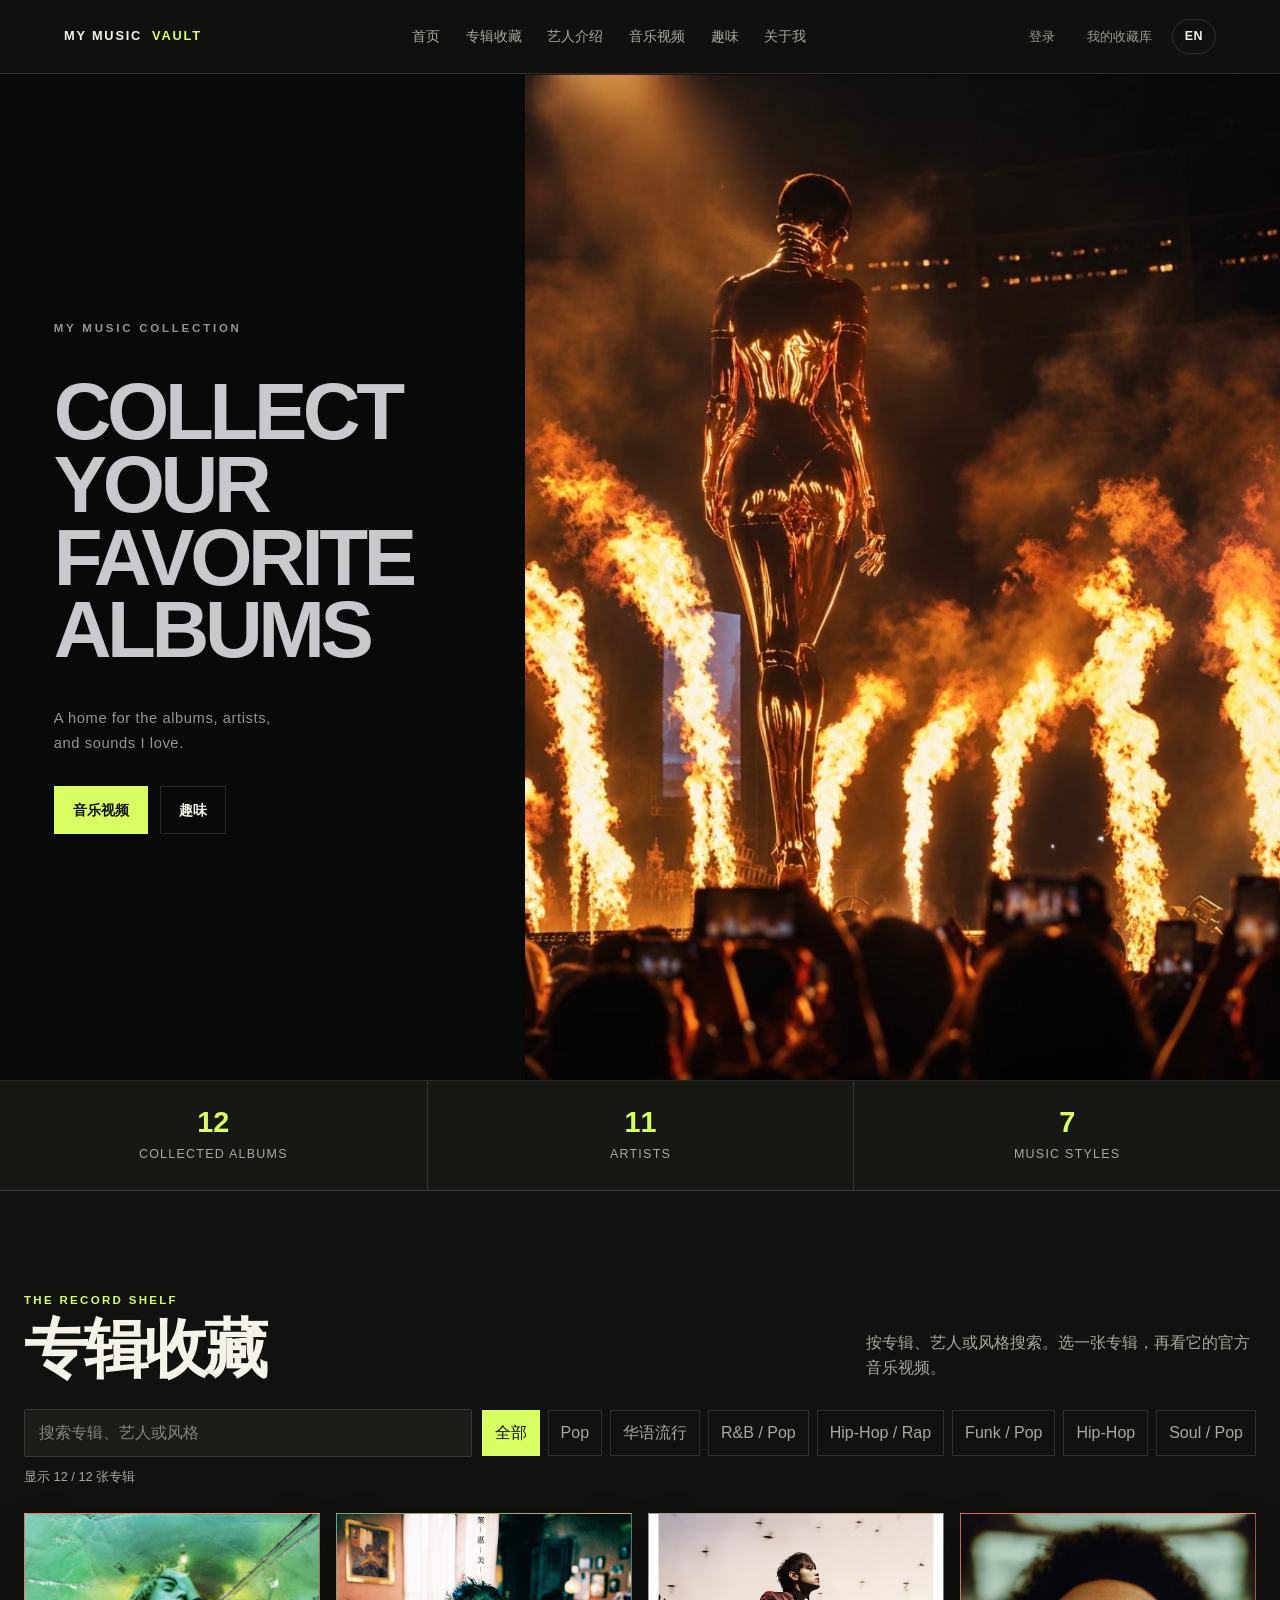
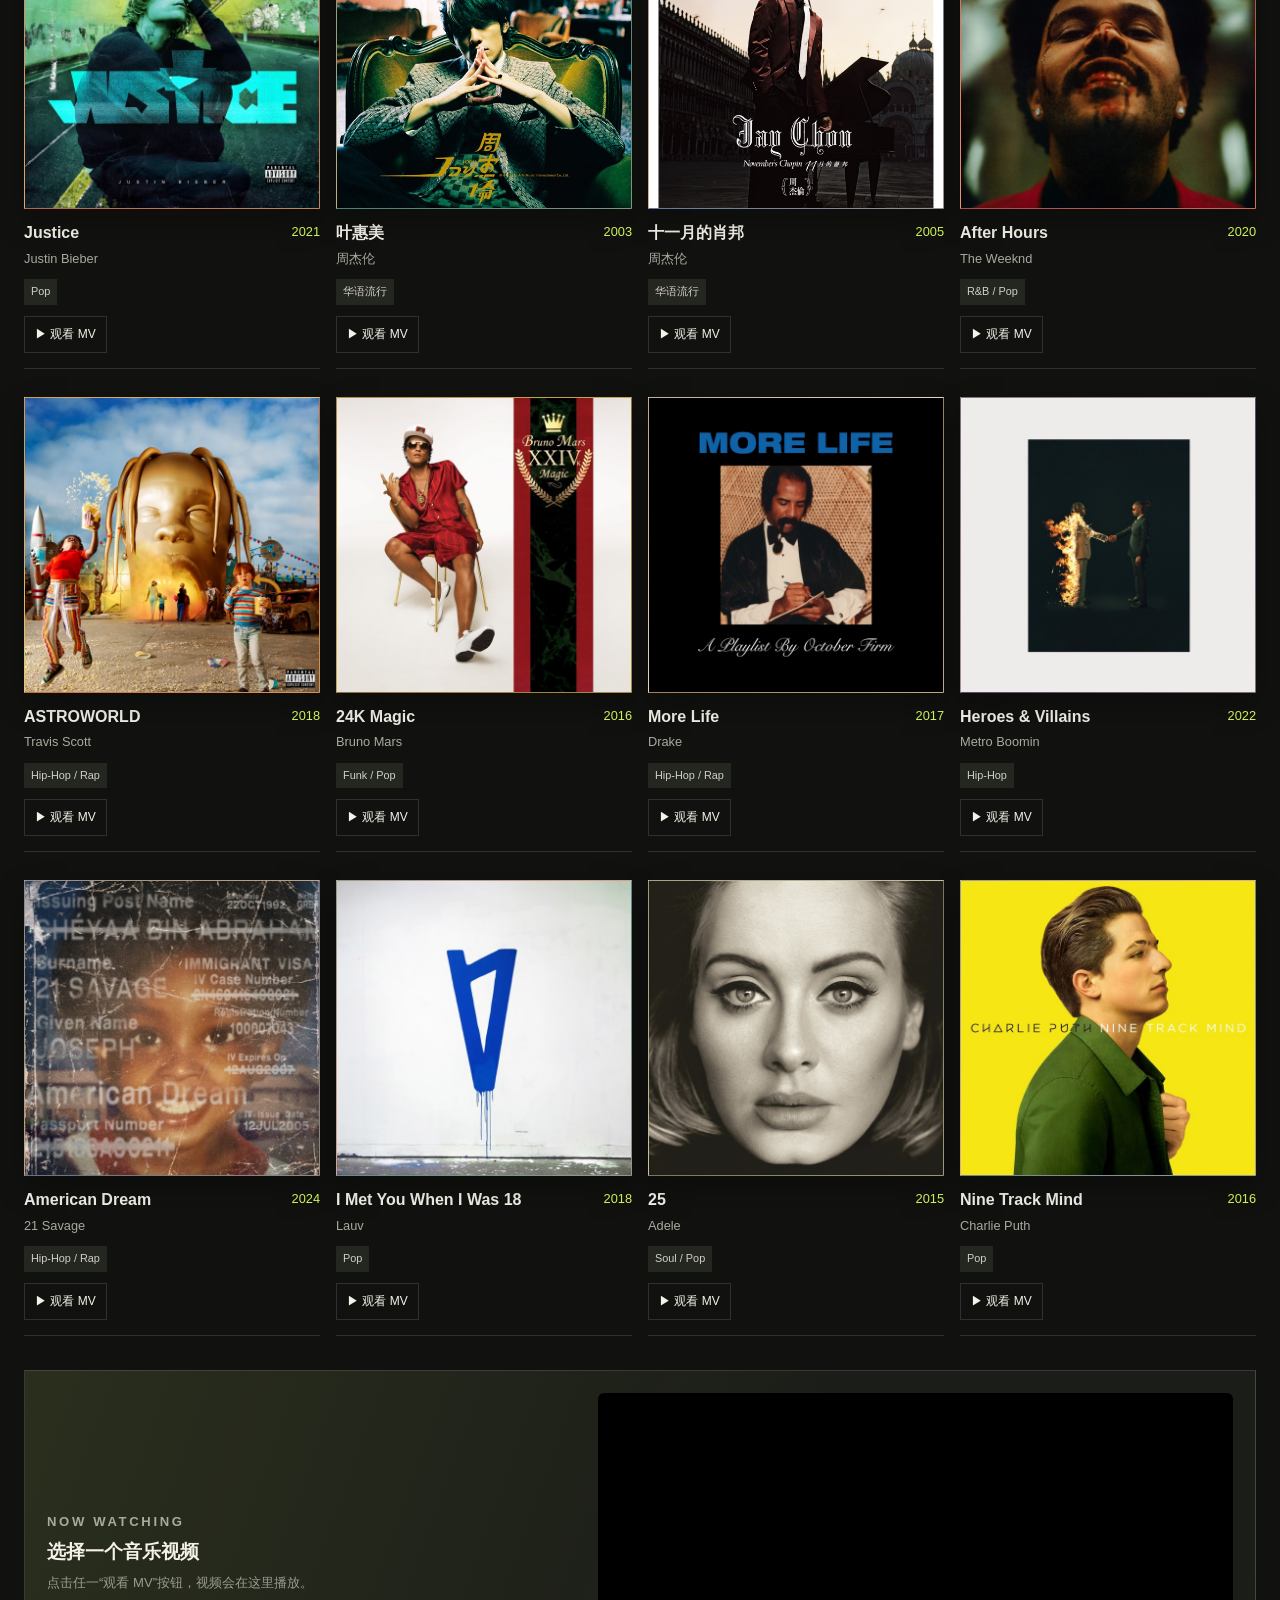
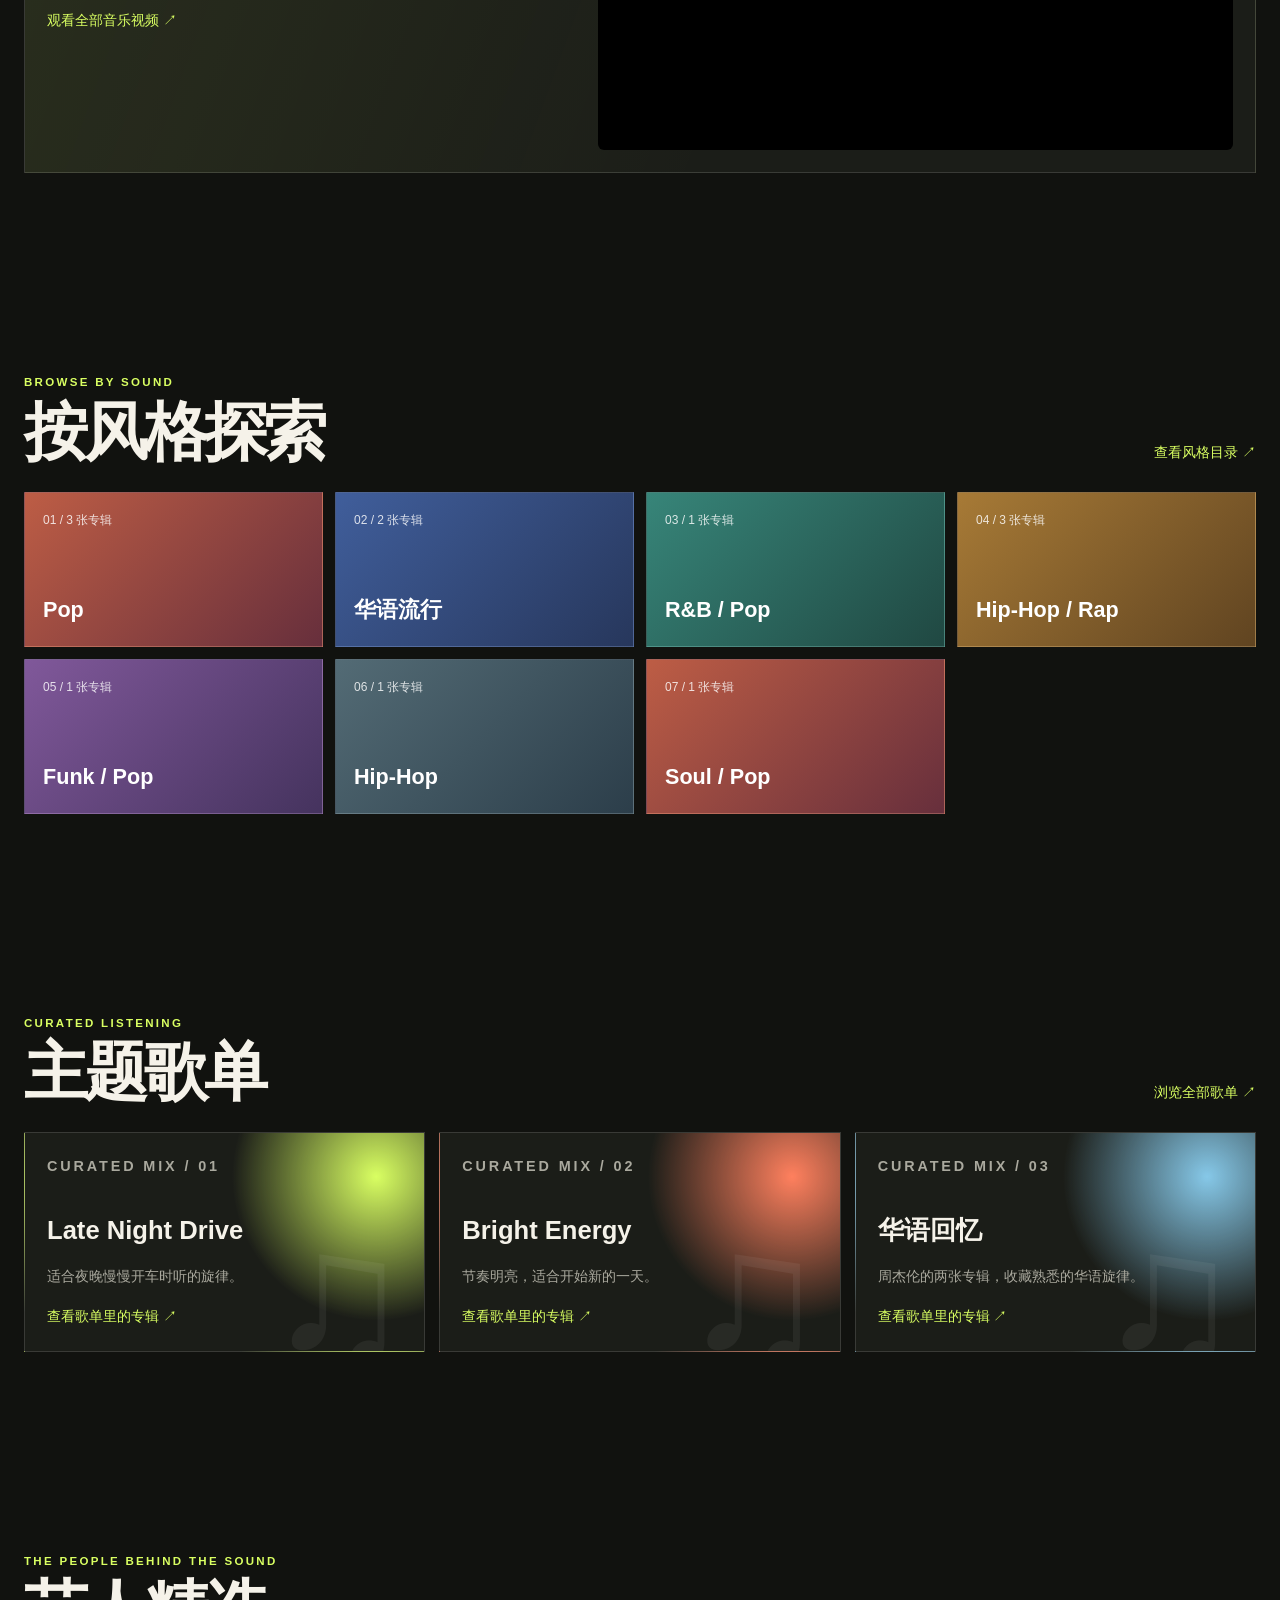
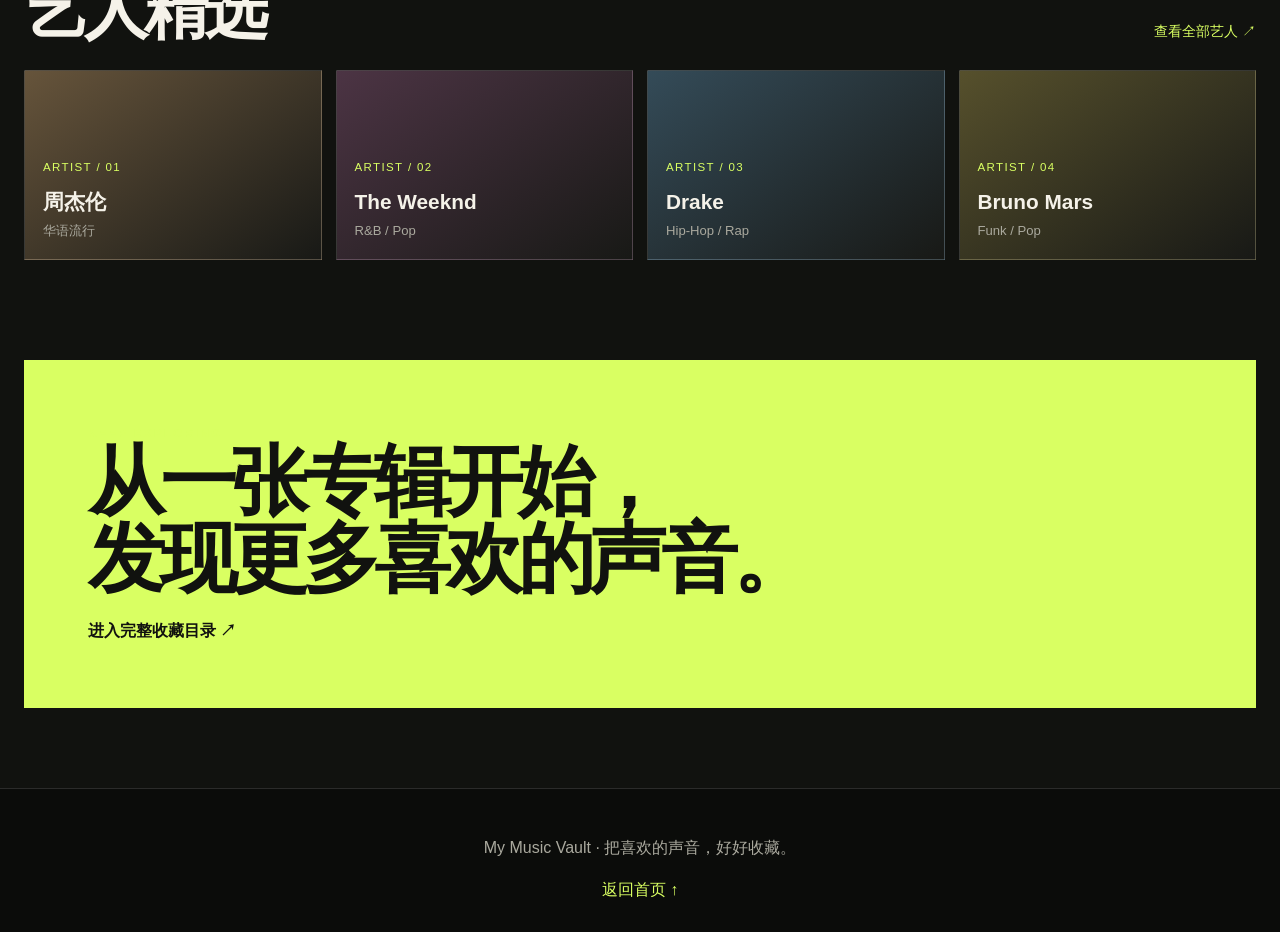
<file: index.html>
<!DOCTYPE html>
<html lang="zh-CN">
<head>
  <meta charset="UTF-8">
  <meta name="viewport" content="width=device-width, initial-scale=1">
  <meta name="description" content="My Music Vault：浏览我的专辑、艺人、音乐风格、音乐视频和主题歌单。">
  <meta name="theme-color" content="#11120f">
  <title>My Music Vault — 我的音乐收藏</title>

  <link rel="stylesheet" href="style.css">
  <link rel="icon" href="favicon-32.png" sizes="32x32">
  <link rel="apple-touch-icon" href="apple-touch-icon.png">
  <meta property="og:title" content="My Music Vault">
  <meta property="og:description" content="A home for the albums, artists and sounds I love.">
  <meta property="og:image" content="https://ritabitta.github.io/music-collection/images/og-image.jpg">
  <meta property="og:url" content="https://ritabitta.github.io/music-collection/">
  <meta property="og:type" content="website">
  <meta name="twitter:card" content="summary_large_image">


  <style>
    :root {
      --home-bg: #11120f;
      --home-panel: #1b1d18;
      --home-panel-light: #242620;
      --home-text: #f5f2e9;
      --home-muted: #aaa99e;
      --home-line: rgba(255, 255, 255, .13);
      --home-lime: #d9ff62;
      --home-coral: #ff805e;
      --home-blue: #86c8e8;
    }

    * { box-sizing: border-box; }

    html { scroll-behavior: smooth; }

    body {
      margin: 0;
      color: var(--home-text);
      background: var(--home-bg);
      font-family: Arial, "PingFang SC", "Microsoft YaHei", sans-serif;
      line-height: 1.6;
    }

    a { color: inherit; }

    button, input { font: inherit; }

    .home-wrap {
      width: min(1320px, calc(100% - 48px));
      margin: 0 auto;
    }

    /* 导航 */
    .site-header {
      position: sticky;
      top: 0;
      z-index: 20;
      display: flex;
      align-items: center;
      justify-content: space-between;
      gap: 24px;
      min-height: 74px;
      padding: 14px clamp(20px, 5vw, 72px);
      border-bottom: 1px solid var(--home-line);
      background: rgba(17, 18, 15, .92);
      backdrop-filter: blur(14px);
    }

    .brand {
      color: var(--home-text);
      font-size: .8rem;
      font-weight: 800;
      letter-spacing: .14em;
      text-decoration: none;
      white-space: nowrap;
    }

    .brand strong { color: var(--home-lime); }

    .primary-nav {
      display: flex;
      flex-wrap: wrap;
      justify-content: center;
      gap: clamp(12px, 2vw, 28px);
    }

    .primary-nav a {
      color: var(--home-muted);
      font-size: .88rem;
      text-decoration: none;
    }

    .primary-nav a:hover,
    .primary-nav a[aria-current="page"] {
      color: var(--home-lime);
    }

    /* 首页主视觉 */
    .home-hero {
      position: relative;
      isolation: isolate;
      display: grid;
      grid-template-columns: .82fr 1.18fr;
      align-items: stretch;
      min-height: min(78vh, 760px);
      overflow: hidden;
      padding: 0;
      border-bottom: 1px solid var(--home-line);
      background: #080909;
    }

    .hero-copy {
      position: relative;
      z-index: 2;
      display: flex;
      align-items: center;
      max-width: none;
      padding: clamp(28px, 4.2vw, 68px);
      background: #080909;
    }

    .hero-copy-inner { width: 100%; }

    .hero-kicker {
      margin: 0 0 clamp(22px, 3vw, 42px);
      color: #92969b;
      font-size: clamp(.68rem, .9vw, .82rem);
      font-weight: 700;
      letter-spacing: .24em;
      line-height: 1.5;
    }

    .eyebrow {
      margin: 0;
      color: var(--home-lime);
      font-size: .72rem;
      font-weight: 700;
      letter-spacing: .2em;
      text-transform: uppercase;
    }

    .hero-copy h1 {
      max-width: none;
      margin: 0;
      color: #c7c9cc;
      font-size: clamp(3.3rem, 6.25vw, 6.4rem);
      font-weight: 700;
      letter-spacing: -.055em;
      line-height: .91;
      text-transform: uppercase;
    }

    .hero-copy h1 span { display: block; }

    .hero-note {
      max-width: 27ch;
      margin: clamp(24px, 3vw, 40px) 0 0;
      color: #92969b;
      font-size: clamp(.9rem, 1.15vw, 1.05rem);
      letter-spacing: .04em;
      line-height: 1.7;
    }

    .hero-photo {
      min-width: 0;
      min-height: 100%;
      overflow: hidden;
      background: #080909;
    }

    .hero-photo img {
      display: block;
      width: 100%;
      height: 100%;
      min-height: min(78vh, 760px);
      object-fit: cover;
      object-position: center;
    }

    .hero-actions {
      display: flex;
      flex-wrap: wrap;
      gap: 12px;
      margin-top: 30px;
    }

    .home-button {
      display: inline-flex;
      align-items: center;
      justify-content: center;
      min-height: 48px;
      padding: 12px 18px;
      border: 1px solid var(--home-lime);
      color: var(--home-bg);
      background: var(--home-lime);
      font-size: .88rem;
      font-weight: 800;
      text-decoration: none;
      transition: transform .2s ease, background .2s ease;
    }

    .home-button:hover {
      transform: translateY(-3px);
      background: #e9ffad;
    }

    .home-button.secondary {
      color: var(--home-text);
      background: transparent;
      border-color: var(--home-line);
    }

    .home-button.secondary:hover {
      color: var(--home-lime);
      border-color: var(--home-lime);
      background: transparent;
    }

    /* 统计条 */
    .stat-strip {
      display: grid;
      grid-template-columns: repeat(3, 1fr);
      border-bottom: 1px solid var(--home-line);
      background: #171814;
    }

    .stat-item {
      padding: 24px;
      text-align: center;
    }

    .stat-item + .stat-item {
      border-left: 1px solid var(--home-line);
    }

    .stat-item strong {
      display: block;
      color: var(--home-lime);
      font-size: 1.8rem;
      line-height: 1.2;
    }

    .stat-item span {
      color: var(--home-muted);
      font-size: .78rem;
      letter-spacing: .1em;
    }

    /* 通用板块 */
    .home-section {
      padding-top: clamp(60px, 8vw, 100px);
      padding-bottom: clamp(60px, 8vw, 100px);
    }

    .section-top {
      display: flex;
      align-items: end;
      justify-content: space-between;
      gap: 24px;
      margin-bottom: 28px;
    }

    .section-top h2 {
      margin: 8px 0 0;
      font-size: clamp(2.3rem, 5vw, 4.4rem);
      letter-spacing: -.065em;
      line-height: 1;
    }

    .section-top > p {
      max-width: 390px;
      margin: 0;
      color: var(--home-muted);
    }

    .section-link {
      color: var(--home-lime);
      font-size: .88rem;
      text-decoration: none;
      white-space: nowrap;
    }

    .section-link:hover { text-decoration: underline; }

    /* 搜索与筛选 */
    .browse-tools {
      display: flex;
      flex-wrap: wrap;
      align-items: center;
      gap: 10px;
      margin: 26px 0;
    }

    #album-search {
      flex: 1 1 250px;
      max-width: 460px;
      min-height: 46px;
      padding: 10px 14px;
      border: 1px solid var(--home-line);
      border-radius: 2px;
      color: var(--home-text);
      background: var(--home-panel);
      outline: none;
    }

    #album-search::placeholder { color: #85867c; }

    #album-search:focus {
      border-color: var(--home-lime);
      box-shadow: 0 0 0 3px rgba(217,255,98,.12);
    }

    .genre-filters {
      display: flex;
      flex-wrap: wrap;
      gap: 8px;
    }

    .genre-filter {
      padding: 9px 12px;
      border: 1px solid var(--home-line);
      color: var(--home-muted);
      background: transparent;
      cursor: pointer;
    }

    .genre-filter:hover,
    .genre-filter.active {
      border-color: var(--home-lime);
      color: var(--home-bg);
      background: var(--home-lime);
    }

    #search-count {
      width: 100%;
      color: var(--home-muted);
      font-size: .8rem;
    }

    /* 专辑网格 */
    .album-grid {
      display: grid;
      grid-template-columns: repeat(4, minmax(0, 1fr));
      gap: 28px 16px;
    }

    .album-card {
      min-width: 0;
      padding-bottom: 15px;
      border-bottom: 1px solid var(--home-line);
      transition: transform .22s ease;
    }

    .album-card:hover { transform: translateY(-5px); }

    .album-cover {
      position: relative;
      display: grid;
      aspect-ratio: 1;
      overflow: hidden;
      place-items: center;
      border: 1px solid rgba(255,255,255,.12);
      background: linear-gradient(140deg, var(--cover-a), var(--cover-b));
      box-shadow: 0 12px 28px rgba(0,0,0,.28);
    }

    .album-cover img {
      position: absolute;
      z-index: 1;
      width: 100%;
      height: 100%;
      object-fit: cover;
      transition: transform .4s ease;
    }

    .album-card:hover .album-cover img { transform: scale(1.05); }

    .cover-fallback {
      padding: 18px;
      color: white;
      font-size: clamp(1rem, 1.8vw, 1.45rem);
      font-weight: 850;
      letter-spacing: .06em;
      text-align: center;
      overflow-wrap: anywhere;
    }

    .album-info {
      display: flex;
      justify-content: space-between;
      gap: 10px;
      margin-top: 13px;
    }

    .album-info h3 {
      margin: 0 0 5px;
      font-size: 1rem;
      line-height: 1.35;
    }

    .album-info p {
      margin: 0;
      color: var(--home-muted);
      font-size: .8rem;
    }

    .album-year {
      color: var(--home-lime);
      font-size: .8rem;
      white-space: nowrap;
    }

    .album-genre-label {
      display: inline-block;
      margin-top: 10px;
      padding: 4px 7px;
      color: #d2d0c7;
      background: var(--home-panel-light);
      font-size: .68rem;
    }

    .play-track {
      display: block;
      margin-top: 11px;
      padding: 8px 10px;
      border: 1px solid var(--home-line);
      color: var(--home-text);
      background: transparent;
      font-size: .75rem;
      cursor: pointer;
    }

    .play-track:hover {
      border-color: var(--home-lime);
      color: var(--home-lime);
    }

    .empty-result {
      padding: 30px 0;
      color: var(--home-muted);
    }

    /* 音乐视频播放器 */
    .player-panel {
      display: grid;
      grid-template-columns: 1fr minmax(240px, 1.2fr);
      align-items: center;
      gap: 22px;
      margin-top: 34px;
      padding: 22px;
      border: 1px solid var(--home-line);
      background:
        linear-gradient(110deg, rgba(217,255,98,.08), transparent 60%),
        var(--home-panel);
    }

    .player-panel h3 { margin: 5px 0; }
    .player-panel p { margin: 0; color: var(--home-muted); font-size: .82rem; }

    .video-frame {
      position: relative;
      width: 100%;
      aspect-ratio: 16 / 9;
      overflow: hidden;
      border-radius: 6px;
      background: #000;
    }

    .video-frame iframe {
      display: block;
      width: 100%;
      height: 100%;
      border: 0;
    }

    .player-actions {
      margin-top: 16px;
      display: flex;
      flex-wrap: wrap;
      gap: 10px;
    }

    /* 风格入口 */
    .genre-grid {
      display: grid;
      grid-template-columns: repeat(4, minmax(0, 1fr));
      gap: 12px;
    }

    .genre-card {
      position: relative;
      display: flex;
      min-height: 155px;
      flex-direction: column;
      justify-content: space-between;
      overflow: hidden;
      padding: 18px;
      border: 1px solid rgba(255,255,255,.12);
      color: white;
      background: linear-gradient(135deg, var(--genre-a), var(--genre-b));
      text-decoration: none;
      transition: transform .2s ease;
    }

    .genre-card:hover { transform: translateY(-4px); }
    .genre-card strong { font-size: 1.35rem; }
    .genre-card span { font-size: .75rem; opacity: .82; }

    /* 编辑精选歌单 */
    .playlist-grid {
      display: grid;
      grid-template-columns: repeat(3, minmax(0, 1fr));
      gap: 14px;
    }

    .playlist-card {
      position: relative;
      min-height: 220px;
      overflow: hidden;
      padding: 22px;
      border: 1px solid var(--home-line);
      background:
        radial-gradient(circle at 88% 20%, var(--playlist-glow), transparent 9rem),
        var(--home-panel);
    }

    .playlist-card::after {
      content: "♫";
      position: absolute;
      right: 14px;
      bottom: -42px;
      color: rgba(255,255,255,.06);
      font-size: 12rem;
      line-height: 1;
    }

    .playlist-card > * { position: relative; z-index: 1; }
    .playlist-card h3 { margin: 32px 0 8px; font-size: 1.6rem; }
    .playlist-card p { max-width: 280px; color: var(--home-muted); font-size: .9rem; }
    .playlist-card a { color: var(--home-lime); font-size: .85rem; text-decoration: none; }

    /* 艺人精选 */
    .artist-grid {
      display: grid;
      grid-template-columns: repeat(4, minmax(0, 1fr));
      gap: 14px;
    }

    .artist-card {
      min-height: 190px;
      display: flex;
      flex-direction: column;
      justify-content: end;
      padding: 18px;
      border: 1px solid var(--home-line);
      background: linear-gradient(145deg, var(--artist-a), #181916);
    }

    .artist-card span {
      color: var(--home-lime);
      font-size: .72rem;
      letter-spacing: .12em;
    }

    .artist-card h3 { margin: 9px 0 2px; font-size: 1.3rem; }
    .artist-card p { margin: 0; color: var(--home-muted); font-size: .82rem; }

    /* 结尾大色块 */
    .closing-banner {
      margin-bottom: 80px;
      padding: clamp(28px, 6vw, 64px);
      color: #11120f;
      background: var(--home-lime);
    }

    .closing-banner h2 {
      max-width: 760px;
      margin: 0;
      font-size: clamp(2.4rem, 6vw, 5.3rem);
      letter-spacing: -.07em;
      line-height: 1;
    }

    .closing-banner a {
      display: inline-block;
      margin-top: 22px;
      color: #11120f;
      font-weight: 800;
      text-decoration: none;
    }

    .site-footer {
      padding: 30px 20px;
      border-top: 1px solid var(--home-line);
      color: var(--home-muted);
      background: #0b0c0a;
      text-align: center;
    }

    .site-footer a { color: var(--home-lime); }

    [hidden] { display: none !important; }

    @media (max-width: 950px) {
      .album-grid { grid-template-columns: repeat(3, minmax(0, 1fr)); }
      .genre-grid, .artist-grid { grid-template-columns: repeat(2, minmax(0, 1fr)); }
      .home-hero { min-height: min(78vh, 760px); }
    }

    @media (max-width: 680px) {
      .site-header { flex-direction: column; padding: 14px 18px; }
      .primary-nav { gap: 10px 16px; }
      .home-wrap { width: calc(100% - 32px); }
      .home-hero {
        grid-template-columns: 1fr;
        min-height: 0;
        padding: 0;
      }
      .hero-copy { min-height: 0; padding: 48px 24px 42px; }
      .hero-kicker { margin-bottom: 24px; font-size: .68rem; }
      .hero-copy h1 { font-size: clamp(3rem, 14vw, 5rem); }
      .hero-note { max-width: 32ch; margin-top: 26px; font-size: .9rem; }
      .hero-photo { height: min(125vw, 620px); min-height: 0; }
      .hero-photo img { min-height: 0; }
      .section-top { display: block; }
      .section-top > p { margin-top: 12px; }
      .album-grid { grid-template-columns: repeat(2, minmax(0, 1fr)); gap: 22px 12px; }
      .playlist-grid { grid-template-columns: 1fr; }
      .player-panel { grid-template-columns: 1fr; }
      .stat-item { padding: 18px 8px; }
      .stat-item strong { font-size: 1.45rem; }
      .stat-item span { font-size: .65rem; }
    }

    @media (max-width: 390px) {
      .album-grid { grid-template-columns: 1fr; }
      .genre-grid, .artist-grid { grid-template-columns: 1fr; }
    }

    @media (prefers-reduced-motion: reduce) {
      *, *::before, *::after {
        scroll-behavior: auto !important;
        animation-duration: .01ms !important;
        transition-duration: .01ms !important;
      }
    }
  </style>
</head>

<body>
  <div id="nav-placeholder"></div>

  <main>
    <section class="home-hero">
      <div class="hero-copy">
        <div class="hero-copy-inner">
          <p class="hero-kicker">MY MUSIC COLLECTION</p>
          <h1><span>Collect</span><span>Your</span><span>Favorite</span><span>Albums</span></h1>
          <p class="hero-note">A home for the albums, artists, and sounds I love.</p>
          <div class="hero-actions">
            <a class="home-button" href="videos.html" data-i18n="nav.videos">音乐视频</a>
            <a class="home-button secondary" href="fun.html" data-i18n="nav.fun">趣味</a>
          </div>
        </div>
      </div>
      <div class="hero-photo">
        <img src="images/misc/hero-background.jpg" alt="音乐收藏网站首页主视觉照片">
      </div>
    </section>

    <section class="stat-strip" aria-label="收藏概况">
      <div class="stat-item">
        <strong id="album-total">12</strong>
        <span>COLLECTED ALBUMS</span>
      </div>
      <div class="stat-item">
        <strong id="artist-total">11</strong>
        <span>ARTISTS</span>
      </div>
      <div class="stat-item">
        <strong id="genre-total">—</strong>
        <span>MUSIC STYLES</span>
      </div>
    </section>

    <section class="home-wrap home-section" id="collection">
      <div class="section-top">
        <div>
          <p class="eyebrow">THE RECORD SHELF</p>
          <h2 data-i18n="home.heading.collection">专辑收藏</h2>
        </div>
        <p data-i18n="home.browse-note">按专辑、艺人或风格搜索。选一张专辑，再看它的官方音乐视频。</p>
      </div>

      <div class="browse-tools">
        <input id="album-search" type="search"
               placeholder="搜索专辑、艺人或风格"
               aria-label="搜索专辑、艺人或风格"
               data-i18n-ph="home.search-ph">
        <div class="genre-filters" id="genre-filters" aria-label="按风格筛选"></div>
        <span id="search-count" aria-live="polite"></span>
      </div>

      <div class="album-grid" id="album-grid"></div>
      <p class="empty-result" id="empty-result" data-i18n="albums.empty" hidden>没有找到符合条件的专辑。</p>

      <section class="player-panel" aria-label="音乐视频播放器">
        <div>
          <p class="eyebrow" data-i18n="home.player.eyebrow">NOW WATCHING</p>
          <h3 id="now-playing" data-i18n="home.player.title">选择一个音乐视频</h3>
          <p id="player-status" data-i18n="home.player.status">点击任一“观看 MV”按钮，视频会在这里播放。</p>
          <div class="player-actions">
            <a class="section-link" href="videos.html" data-i18n="home.videos.link">观看全部音乐视频 ↗</a>
          </div>
        </div>
        <div class="video-frame">
          <iframe id="video-player" src="https://player.bilibili.com/player.html?bvid=BV1Az4y127pr&high_quality=1&danmaku=0"
                  title="音乐视频"
                  allow="accelerometer; autoplay; clipboard-write; encrypted-media; gyroscope; picture-in-picture"
                  allowfullscreen loading="lazy"></iframe>
        </div>
      </section>
    </section>

    <section class="home-wrap home-section">
      <div class="section-top">
        <div>
          <p class="eyebrow">BROWSE BY SOUND</p>
          <h2 data-i18n="home.heading.genres">按风格探索</h2>
        </div>
        <a class="section-link" href="genres.html" data-i18n="home.genres.link">查看风格目录 ↗</a>
      </div>
      <div class="genre-grid" id="genre-grid"></div>
    </section>

    <section class="home-wrap home-section" id="playlists">
      <div class="section-top">
        <div>
          <p class="eyebrow">CURATED LISTENING</p>
          <h2 data-i18n="home.heading.playlists">主题歌单</h2>
        </div>
        <a class="section-link" href="playlists.html" data-i18n="home.playlists.link">浏览全部歌单 ↗</a>
      </div>
      <div class="playlist-grid" id="playlist-grid"></div>
    </section>

    <section class="home-wrap home-section">
      <div class="section-top">
        <div>
          <p class="eyebrow">THE PEOPLE BEHIND THE SOUND</p>
          <h2 data-i18n="home.heading.artists">艺人精选</h2>
        </div>
        <a class="section-link" href="artists.html" data-i18n="home.artists.link">查看全部艺人 ↗</a>
      </div>
      <div class="artist-grid" id="artist-grid"></div>
    </section>

    <section class="home-wrap closing-banner">
      <p class="eyebrow">KEEP EXPLORING</p>
      <h2 data-i18n-html="home.closing.title">从一张专辑开始，<br>发现更多喜欢的声音。</h2>
      <a href="albums.html" data-i18n="home.closing.link">进入完整收藏目录 ↗</a>
    </section>
  </main>

  <div id="footer-placeholder"></div>

  <script src="js/i18n.js"></script>
  <script src="js/auth.js"></script>
  <script src="nav.js"></script>
  <script src="js/albums-data.js"></script>

  <script>
    const vault = window.MUSIC_VAULT;
    const I18N = window.I18N;
    const albumGrid = document.getElementById("album-grid");
    const searchInput = document.getElementById("album-search");
    const genreFilters = document.getElementById("genre-filters");
    const emptyResult = document.getElementById("empty-result");
    const searchCount = document.getElementById("search-count");
    const videoPlayer = document.getElementById("video-player");
    const playerStatus = document.getElementById("player-status");
    const nowPlaying = document.getElementById("now-playing");

    const coverColors = [
      ["#a94f38", "#e19a56"], ["#316d69", "#b8a36e"],
      ["#4d668a", "#d5a27d"], ["#9d3033", "#ef8155"],
      ["#bb592c", "#e8bd57"], ["#806020", "#c59935"],
      ["#8f704b", "#ded0b5"], ["#433653", "#9e7e8b"],
      ["#515d70", "#b69673"], ["#438179", "#d4957b"],
      ["#626849", "#c2b995"], ["#50788b", "#d5a57d"]
    ];

    function escapeHtml(value) {
      return String(value ?? "").replace(/[&<>"']/g, (char) => ({
        "&": "&amp;",
        "<": "&lt;",
        ">": "&gt;",
        '"': "&quot;",
        "'": "&#39;"
      })[char]);
    }

    function playVideo(album, videoTitle) {
      nowPlaying.textContent = I18N.pick(album.title, album.titleEn) + " · " + videoTitle;
      videoPlayer.src = window.biliEmbed(album.videoId) + "&autoplay=1";
      playerStatus.textContent = I18N.pick("正在播放：" + videoTitle, "Now playing: " + videoTitle);
    }

    function renderAlbumCards(list) {
      albumGrid.innerHTML = list.map((album) => {
        const colorIndex = vault.albums.findIndex((item) => item.id === album.id);
        const colors = coverColors[colorIndex % coverColors.length];
        const videoTitle = album.videoTitle || (album.tracks[0] && album.tracks[0].title) || album.title;

        return `
          <article class="album-card">
            <a href="album.html?id=${encodeURIComponent(album.id)}"
               class="album-cover"
               style="--cover-a:${colors[0]};--cover-b:${colors[1]}"
               aria-label="查看专辑 ${escapeHtml(album.title)}">
              <span class="cover-fallback">${escapeHtml(album.title)}</span>
              <img src="${escapeHtml(album.cover)}"
                   alt="${escapeHtml(album.title)} 专辑封面"
                   loading="lazy"
                   onerror="this.remove()">
            </a>

            <div class="album-info">
              <div>
                <h3>${escapeHtml(I18N.pick(album.title, album.titleEn))}</h3>
                <p>${escapeHtml(I18N.pick(album.artist, (vault.artists.find(a => a.id === album.artistId) || {}).nameEn))}</p>
              </div>
              <span class="album-year">${escapeHtml(album.year)}</span>
            </div>

            <span class="album-genre-label">${escapeHtml(I18N.genre(album.genre))}</span>
            <button class="play-track"
                    type="button"
                    data-title="${escapeHtml(I18N.pick(album.title, album.titleEn))} · ${escapeHtml(videoTitle)}"
                    data-video-id="${escapeHtml(album.videoId)}"
                    data-video-title="${escapeHtml(videoTitle)}">
              ${I18N.pick("▶ 观看 MV", "▶ Watch MV")}
            </button>
          </article>
        `;
      }).join("");

      albumGrid.querySelectorAll(".play-track").forEach((button) => {
        button.addEventListener("click", () => {
          const videoTitle = button.dataset.videoTitle;
          nowPlaying.textContent = button.dataset.title;
          videoPlayer.src = window.biliEmbed(button.dataset.videoId) + "&autoplay=1";
          playerStatus.textContent = I18N.pick("正在播放：" + videoTitle, "Now playing: " + videoTitle);
        });
      });

      searchCount.textContent = I18N.pick(
        `显示 ${list.length} / ${vault.albums.length} 张专辑`,
        `Showing ${list.length} / ${vault.albums.length} albums`
      );
      emptyResult.hidden = list.length > 0;
    }

    function renderFilters() {
      const genres = [...new Set(vault.albums.map((album) => album.genre))];
      const allLabel = I18N.pick("全部", "All");
      const allGenres = [allLabel, ...genres];

      genreFilters.innerHTML = allGenres.map((genre, index) => `
        <button class="genre-filter${index === 0 ? " active" : ""}"
                type="button"
                data-genre="${escapeHtml(genre)}">
          ${escapeHtml(index === 0 ? genre : I18N.genre(genre))}
        </button>
      `).join("");

      genreFilters.addEventListener("click", (event) => {
        const button = event.target.closest(".genre-filter");
        if (!button) return;

        genreFilters.querySelectorAll(".genre-filter").forEach((item) => {
          item.classList.toggle("active", item === button);
        });

        filterAlbums(button.dataset.genre);
      });
    }

    let selectedGenre = "全部";

    function filterAlbums(genre = selectedGenre) {
      selectedGenre = genre;
      const keyword = searchInput.value.trim().toLowerCase();
      const allLabel = I18N.pick("全部", "All");

      const filtered = vault.albums.filter((album) => {
        const genreZh = album.genre;
        const genreEn = I18N.genre(album.genre);
        const matchesGenre = genre === allLabel || genreZh === genre || genreEn === genre;
        const searchable = `${album.title} ${album.titleEn || ""} ${album.artist} ${album.genre} ${album.year}`.toLowerCase();
        return matchesGenre && searchable.includes(keyword);
      });

      renderAlbumCards(filtered);
    }

    function renderGenres() {
      const colors = [
        ["#bd5d45", "#672f3c"],
        ["#405e9b", "#27375c"],
        ["#378579", "#204842"],
        ["#a77a36", "#604421"],
        ["#80589a", "#45335e"],
        ["#536b75", "#2c3e4a"]
      ];

      const genres = [...new Set(vault.albums.map((album) => album.genre))];

      document.getElementById("genre-grid").innerHTML = genres.map((genre, index) => {
        const amount = vault.albums.filter((album) => album.genre === genre).length;
        const color = colors[index % colors.length];

        return `
          <a class="genre-card"
             href="genres.html?genre=${encodeURIComponent(genre)}"
             style="--genre-a:${color[0]};--genre-b:${color[1]}">
            <span>${String(index + 1).padStart(2, "0")} / ${I18N.pick(amount + " 张专辑", amount + " albums")}</span>
            <strong>${escapeHtml(I18N.genre(genre))}</strong>
          </a>
        `;
      }).join("");

      document.getElementById("genre-total").textContent = genres.length;
    }

    function renderPlaylists() {
      const colors = ["#d9ff62", "#ff805e", "#86c8e8"];

      document.getElementById("playlist-grid").innerHTML =
        vault.playlists.map((playlist, index) => `
          <article class="playlist-card"
                   style="--playlist-glow:${colors[index % colors.length]}">
            <p class="eyebrow">CURATED MIX / ${String(index + 1).padStart(2, "0")}</p>
            <h3>${escapeHtml(I18N.pick(playlist.title, playlist.titleEn))}</h3>
            <p>${escapeHtml(I18N.pick(playlist.description, playlist.descriptionEn))}</p>
            <a href="playlists.html#${encodeURIComponent(playlist.id)}">
              ${I18N.pick("查看歌单里的专辑 ↗", "View albums in this playlist ↗")}
            </a>
          </article>
        `).join("");
    }

    function renderArtists() {
      const featuredIds = ["jay-chou", "the-weeknd", "drake", "bruno-mars"];
      const featured = featuredIds
        .map((id) => vault.artists.find((artist) => artist.id === id))
        .filter(Boolean);

      document.getElementById("artist-grid").innerHTML = featured.map((artist, index) => `
        <article class="artist-card"
                 style="--artist-a:${["#66543b", "#4c3444", "#344b58", "#56502c"][index]}">
          <span>ARTIST / ${String(index + 1).padStart(2, "0")}</span>
          <h3>${escapeHtml(I18N.pick(artist.name, artist.nameEn))}</h3>
          <p>${escapeHtml(I18N.genre(artist.genre))}</p>
        </article>
      `).join("");

      document.getElementById("artist-total").textContent = vault.artists.length;
    }

    document.getElementById("album-total").textContent = vault.albums.length;
    searchInput.addEventListener("input", () => filterAlbums(selectedGenre));

    renderFilters();
    renderAlbumCards(vault.albums);
    renderGenres();
    renderPlaylists();
    renderArtists();
  </script>
</body>
</html>
</file>
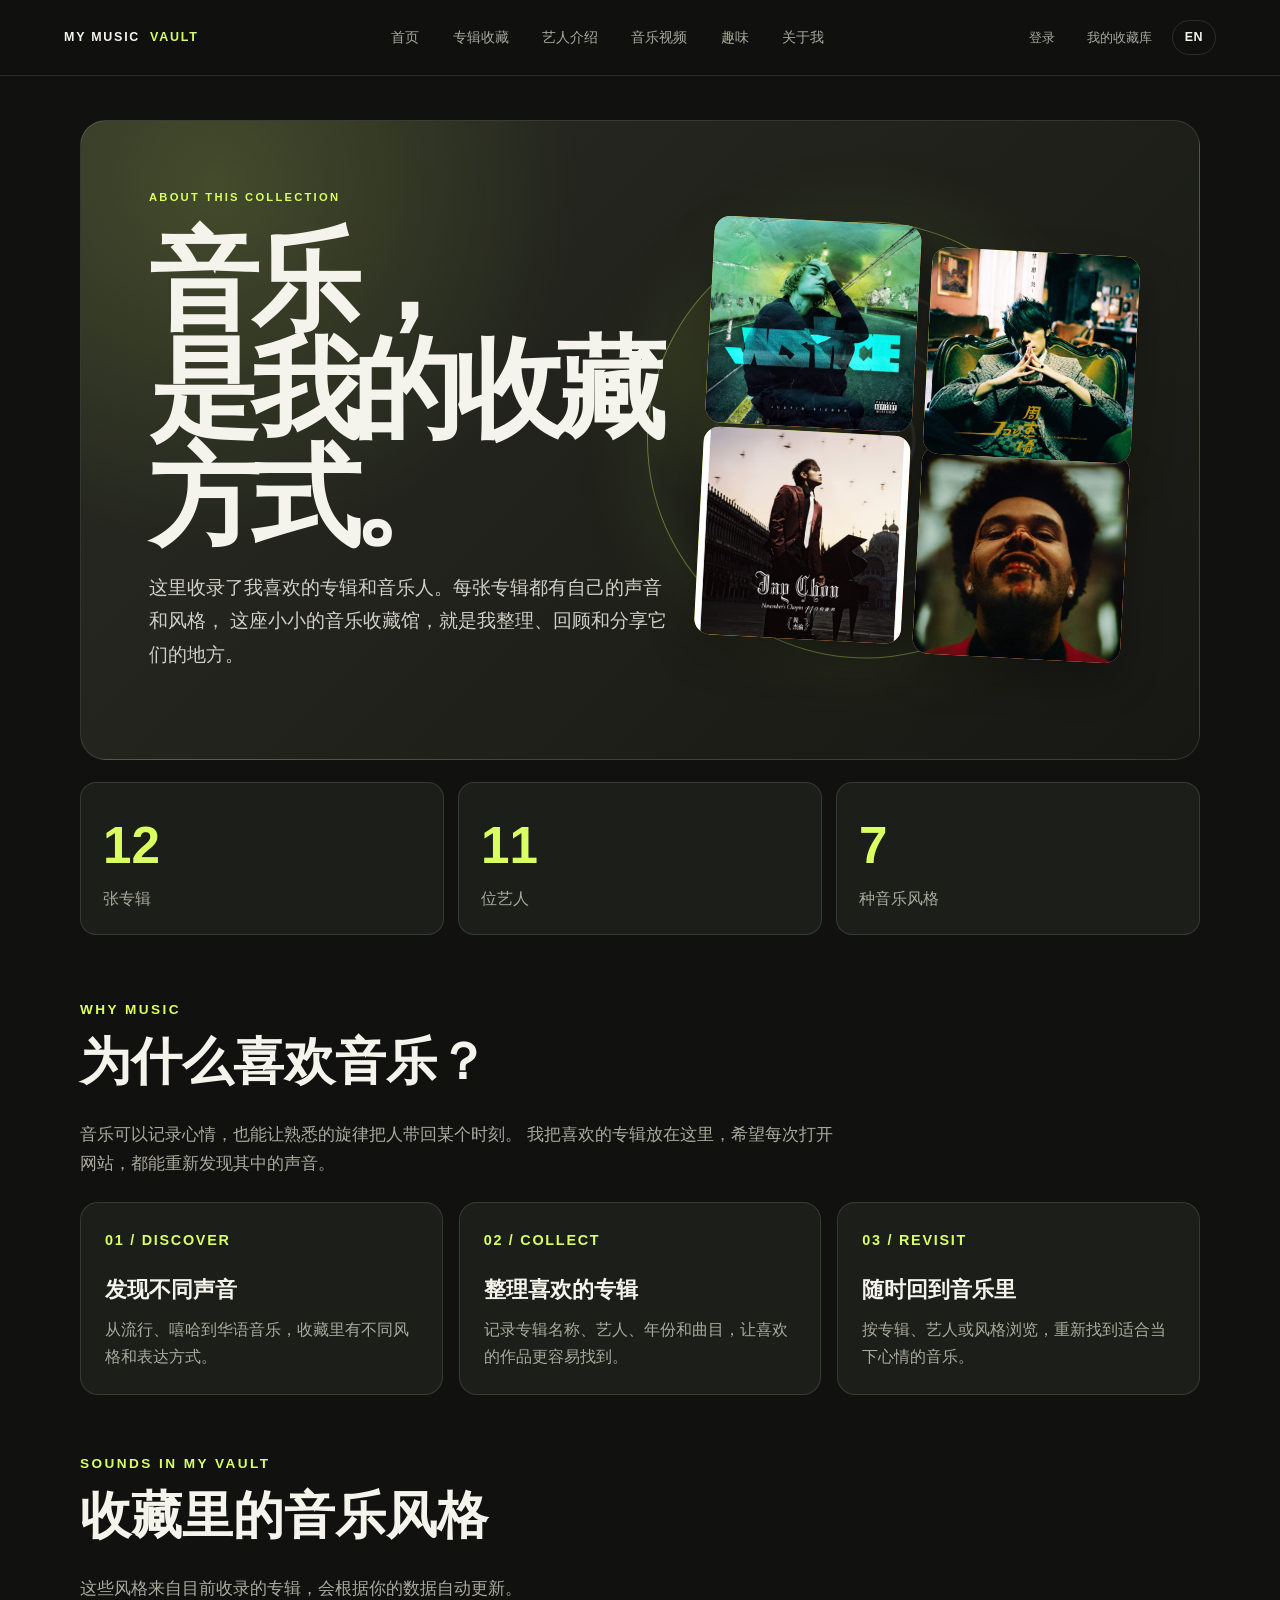
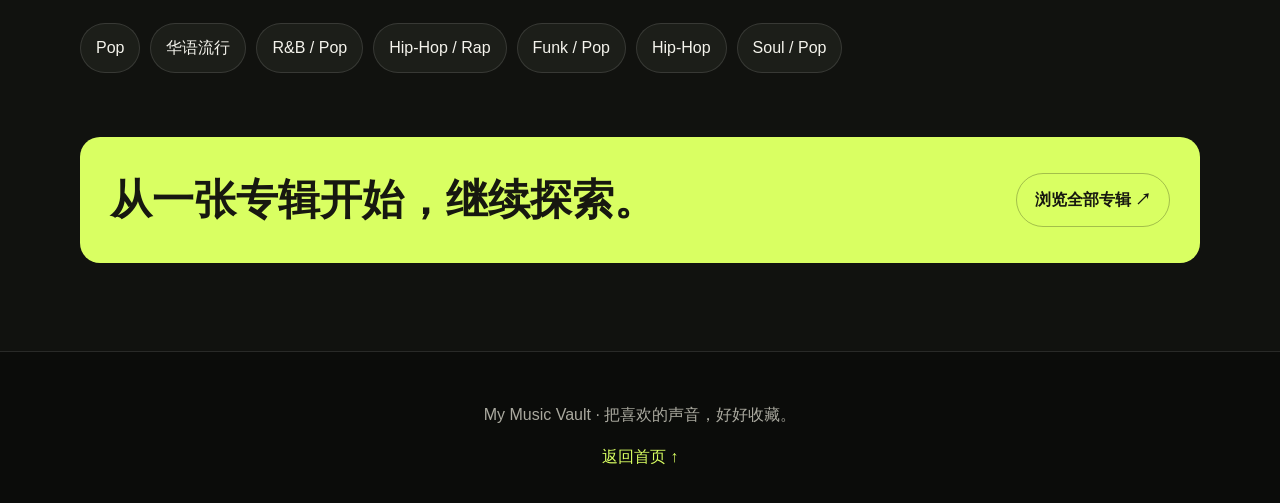
<file: about.html>
<!DOCTYPE html>
<html lang="zh-CN">
<head>
  <meta charset="UTF-8">
  <meta name="viewport" content="width=device-width, initial-scale=1.0">
  <title>关于我 | My Music Vault</title>
  <link rel="stylesheet" href="style.css">
  <link rel="icon" href="favicon-32.png" sizes="32x32">
  <link rel="apple-touch-icon" href="apple-touch-icon.png">
  <meta property="og:title" content="My Music Vault">
  <meta property="og:description" content="A home for the albums, artists and sounds I love.">
  <meta property="og:image" content="https://ritabitta.github.io/music-collection/images/og-image.jpg">
  <meta property="og:url" content="https://ritabitta.github.io/music-collection/">
  <meta property="og:type" content="website">
  <meta name="twitter:card" content="summary_large_image">


  <style>
    :root {
      --bg: #11120f;
      --panel: #1c1e19;
      --text: #f4f3ec;
      --muted: #aaa99f;
      --lime: #d9ff62;
      --coral: #ff805e;
      --line: rgba(255,255,255,.12);
    }

    * { box-sizing: border-box; }

    body {
      margin: 0;
      background: var(--bg);
      color: var(--text);
      font-family: Arial, "Microsoft YaHei", sans-serif;
    }

    a { color: inherit; }

    main {
      width: min(1120px, calc(100% - 40px));
      margin: 0 auto;
      padding: 44px 0 88px;
    }

    .hero {
      display: grid;
      grid-template-columns: 1.1fr .9fr;
      gap: 34px;
      align-items: center;
      min-height: 420px;
      padding: clamp(28px, 6vw, 68px);
      border: 1px solid var(--line);
      border-radius: 26px;
      background:
        radial-gradient(circle at 12% 10%, rgba(217,255,98,.16), transparent 32%),
        linear-gradient(135deg, #292b23, #171813);
    }

    .eyebrow {
      color: var(--lime);
      font-size: .85rem;
      font-weight: 700;
      letter-spacing: .18em;
    }

    h1 {
      max-width: 700px;
      margin: 18px 0;
      font-size: clamp(3rem, 8vw, 6.5rem);
      line-height: .94;
    }

    .hero-copy {
      max-width: 620px;
      color: #d1d0c7;
      font-size: clamp(1rem, 2vw, 1.2rem);
      line-height: 1.75;
    }

    .cover-wall {
      display: grid;
      grid-template-columns: repeat(2, 1fr);
      gap: 12px;
      transform: rotate(3deg);
    }

    .wall-cover {
      aspect-ratio: 1;
      overflow: hidden;
      border-radius: 16px;
      background: linear-gradient(135deg, var(--lime), var(--coral));
      box-shadow: 0 18px 40px rgba(0,0,0,.25);
    }

    .wall-cover:nth-child(2) { transform: translateY(20px); }
    .wall-cover:nth-child(3) { transform: translateY(-8px); }

    .wall-cover img {
      width: 100%;
      height: 100%;
      object-fit: cover;
    }

    .stats {
      display: grid;
      grid-template-columns: repeat(3, 1fr);
      gap: 14px;
      margin: 22px 0 64px;
    }

    .stat {
      padding: 22px;
      border: 1px solid var(--line);
      border-radius: 16px;
      background: var(--panel);
    }

    .stat strong {
      display: block;
      color: var(--lime);
      font-size: clamp(2rem, 5vw, 3.2rem);
    }

    .stat span { color: var(--muted); }

    .section {
      margin-top: 58px;
    }

    .section h2 {
      margin: 0 0 14px;
      font-size: clamp(2rem, 5vw, 3.2rem);
    }

    .section-lead {
      max-width: 760px;
      color: var(--muted);
      font-size: 1.05rem;
      line-height: 1.75;
    }

    .values {
      display: grid;
      grid-template-columns: repeat(3, 1fr);
      gap: 16px;
      margin-top: 24px;
    }

    .value-card {
      min-height: 190px;
      padding: 24px;
      border: 1px solid var(--line);
      border-radius: 18px;
      background: var(--panel);
    }

    .value-card span {
      color: var(--lime);
      font-size: .9rem;
      font-weight: bold;
      letter-spacing: .12em;
    }

    .value-card h3 {
      margin: 20px 0 10px;
      font-size: 1.35rem;
    }

    .value-card p {
      margin: 0;
      color: var(--muted);
      line-height: 1.65;
    }

    .genre-list {
      display: flex;
      flex-wrap: wrap;
      gap: 10px;
      margin-top: 20px;
    }

    .genre-tag {
      padding: 11px 15px;
      border: 1px solid var(--line);
      border-radius: 999px;
      background: var(--panel);
      color: var(--text);
    }

    .closing {
      display: flex;
      flex-wrap: wrap;
      justify-content: space-between;
      align-items: center;
      gap: 20px;
      margin-top: 64px;
      padding: 30px;
      border-radius: 20px;
      background: var(--lime);
      color: #171810;
    }

    .closing h2 {
      margin: 0;
      font-size: clamp(1.7rem, 4vw, 2.6rem);
    }

    .closing a {
      padding: 13px 18px;
      border: 1px solid rgba(0,0,0,.25);
      border-radius: 999px;
      text-decoration: none;
      font-weight: bold;
    }

    .message {
      color: var(--muted);
      line-height: 1.7;
    }

    @media (max-width: 760px) {
      main {
        width: calc(100% - 28px);
        padding-top: 24px;
      }

      .hero {
        grid-template-columns: 1fr;
        gap: 28px;
      }

      .cover-wall {
        width: min(100%, 440px);
        transform: none;
      }

      .stats { gap: 8px; }
      .stat { padding: 16px; }
      .values { grid-template-columns: 1fr; }
      .value-card { min-height: auto; }
    }
  </style>
</head>

<body>
  <div id="nav-placeholder"></div>

  <main>
    <section class="hero">
      <div>
        <div class="eyebrow">ABOUT THIS COLLECTION</div>
        <h1 data-i18n-html="about.title">音乐，<br>是我的收藏方式。</h1>
        <p class="hero-copy" data-i18n="about.hero">
          这里收录了我喜欢的专辑和音乐人。每张专辑都有自己的声音和风格，
          这座小小的音乐收藏馆，就是我整理、回顾和分享它们的地方。
        </p>
      </div>

      <div class="cover-wall" id="cover-wall" aria-label="收藏专辑封面"></div>
    </section>

    <section class="stats" aria-label="收藏统计">
      <div class="stat">
        <strong id="album-count">—</strong>
        <span data-i18n="about.albums">张专辑</span>
      </div>
      <div class="stat">
        <strong id="artist-count">—</strong>
        <span data-i18n="about.artists">位艺人</span>
      </div>
      <div class="stat">
        <strong id="genre-count">—</strong>
        <span data-i18n="about.genres">种音乐风格</span>
      </div>
    </section>

    <section class="section">
      <div class="eyebrow">WHY MUSIC</div>
      <h2 data-i18n="about.why.title">为什么喜欢音乐？</h2>
      <p class="section-lead" data-i18n="about.why.lead">
        音乐可以记录心情，也能让熟悉的旋律把人带回某个时刻。
        我把喜欢的专辑放在这里，希望每次打开网站，都能重新发现其中的声音。
      </p>

      <div class="values">
        <article class="value-card">
          <span>01 / DISCOVER</span>
          <h3 data-i18n="about.value1.title">发现不同声音</h3>
          <p data-i18n="about.value1.desc">从流行、嘻哈到华语音乐，收藏里有不同风格和表达方式。</p>
        </article>

        <article class="value-card">
          <span>02 / COLLECT</span>
          <h3 data-i18n="about.value2.title">整理喜欢的专辑</h3>
          <p data-i18n="about.value2.desc">记录专辑名称、艺人、年份和曲目，让喜欢的作品更容易找到。</p>
        </article>

        <article class="value-card">
          <span>03 / REVISIT</span>
          <h3 data-i18n="about.value3.title">随时回到音乐里</h3>
          <p data-i18n="about.value3.desc">按专辑、艺人或风格浏览，重新找到适合当下心情的音乐。</p>
        </article>
      </div>
    </section>

    <section class="section">
      <div class="eyebrow">SOUNDS IN MY VAULT</div>
      <h2 data-i18n="about.sounds.title">收藏里的音乐风格</h2>
      <p class="section-lead" data-i18n="about.sounds.lead">这些风格来自目前收录的专辑，会根据你的数据自动更新。</p>
      <div class="genre-list" id="genre-list"></div>
    </section>

    <section class="closing">
      <h2 data-i18n="about.closing.title">从一张专辑开始，继续探索。</h2>
      <a href="albums.html" data-i18n="about.closing.link">浏览全部专辑 ↗</a>
    </section>

    <p class="message" id="data-message" hidden></p>
  </main>

  <div id="footer-placeholder"></div>

  <script src="js/i18n.js"></script>
  <script src="js/auth.js"></script>
  <script src="nav.js"></script>
  <script src="js/albums-data.js"></script>

  <script>
    const vault = window.MUSIC_VAULT;
    const I18N = window.I18N;
    const albums = vault?.albums || [];
    const artists = vault?.artists || [];

    if (!vault || !Array.isArray(vault.albums)) {
      document.getElementById("data-message").hidden = false;
      document.getElementById("data-message").textContent =
        "没有读取到专辑数据，请确认 js/albums-data.js 文件存在。";
    } else {
      const genres = [...new Set(albums.map(album => album.genre).filter(Boolean))];

      document.getElementById("album-count").textContent = albums.length;
      document.getElementById("artist-count").textContent = artists.length;
      document.getElementById("genre-count").textContent = genres.length;

      const wall = document.getElementById("cover-wall");
      albums.slice(0, 4).forEach(album => {
        const tile = document.createElement("div");
        tile.className = "wall-cover";

        if (album.cover) {
          const image = document.createElement("img");
          image.src = album.cover;
          image.alt = `${album.title} 专辑封面`;
          image.onerror = () => {
            image.remove();
            tile.textContent = album.title || "♫";
          };
          tile.appendChild(image);
        } else {
          tile.textContent = album.title || "♫";
        }

        wall.appendChild(tile);
      });

      const genreList = document.getElementById("genre-list");
      genres.forEach(genre => {
        const tag = document.createElement("span");
        tag.className = "genre-tag";
        tag.textContent = I18N.genre(genre);
        genreList.appendChild(tag);
      });
    }
  </script>
</body>
</html>
</file>
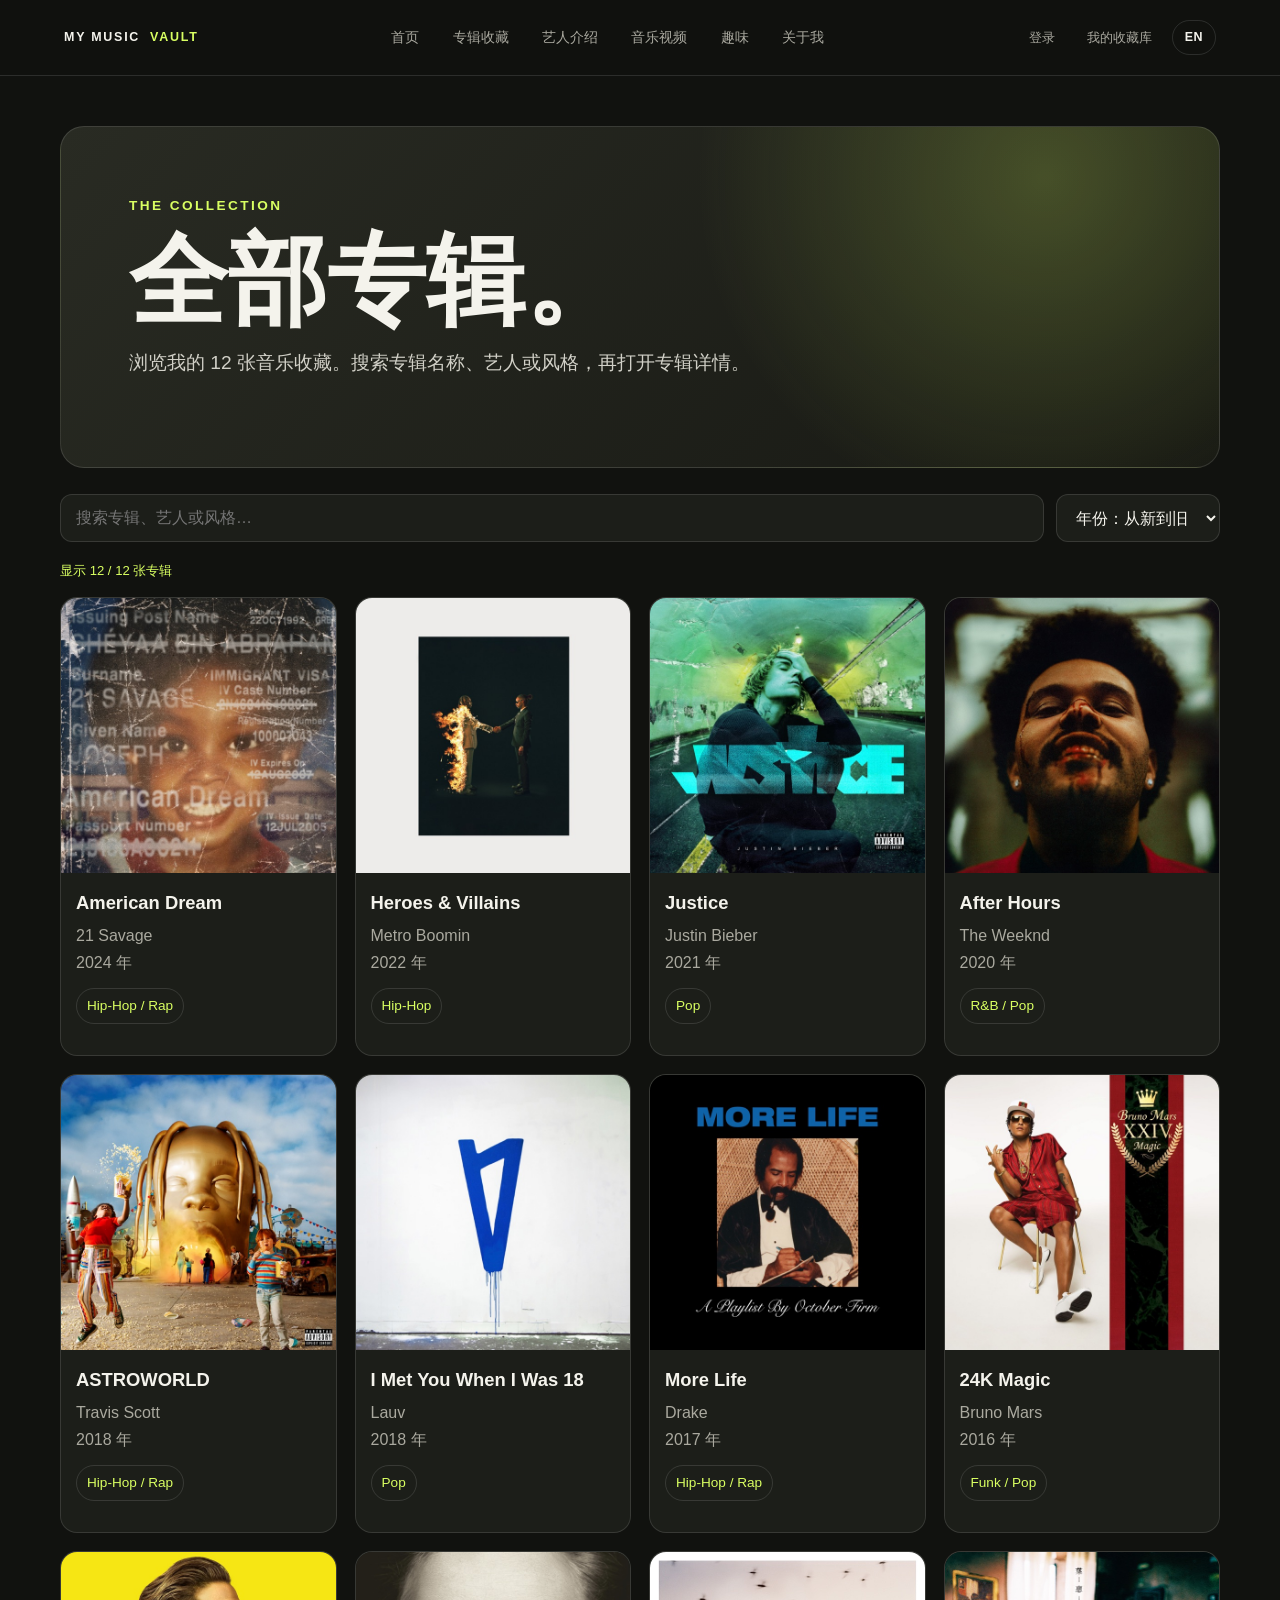
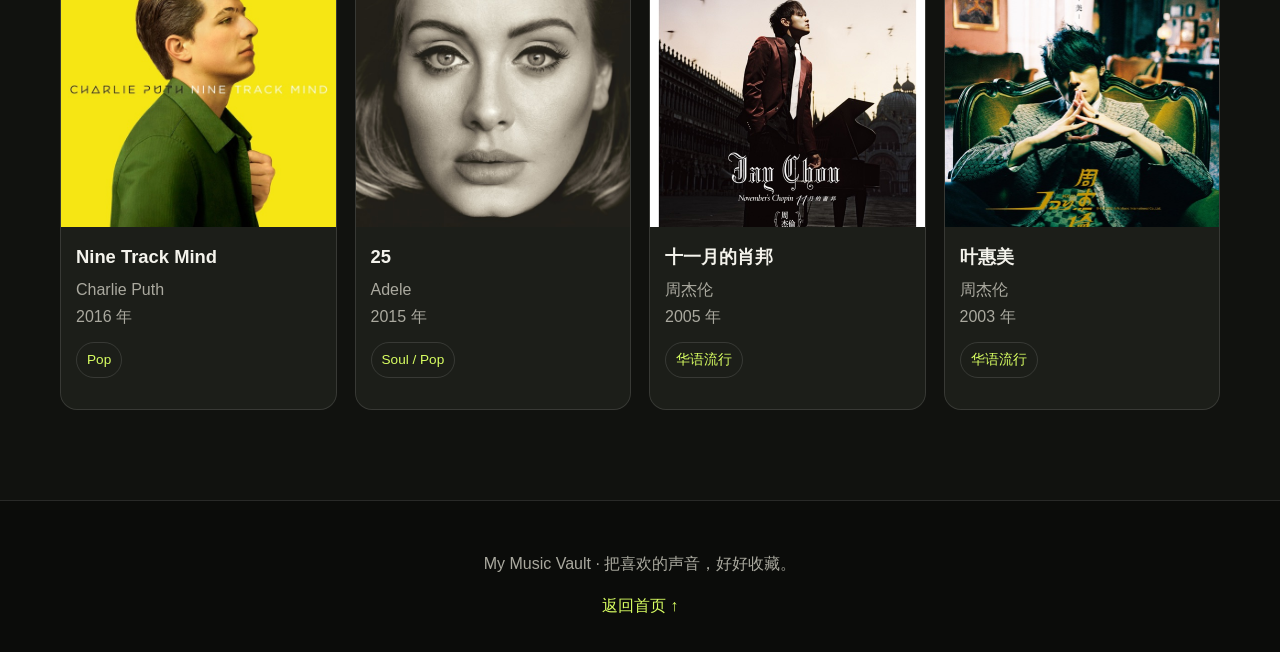
<file: albums.html>
<!DOCTYPE html>
<html lang="zh-CN">
<head>
  <meta charset="UTF-8">
  <meta name="viewport" content="width=device-width, initial-scale=1.0">
  <title>全部专辑 | My Music Vault</title>
  <link rel="stylesheet" href="style.css">
  <link rel="icon" href="favicon-32.png" sizes="32x32">
  <link rel="apple-touch-icon" href="apple-touch-icon.png">
  <meta property="og:title" content="My Music Vault">
  <meta property="og:description" content="A home for the albums, artists and sounds I love.">
  <meta property="og:image" content="https://ritabitta.github.io/music-collection/images/og-image.jpg">
  <meta property="og:url" content="https://ritabitta.github.io/music-collection/">
  <meta property="og:type" content="website">
  <meta name="twitter:card" content="summary_large_image">

  <style>
    :root{--bg:#11120f;--panel:#1c1e19;--text:#f4f3ec;--muted:#aaa99f;--lime:#d9ff62;--line:rgba(255,255,255,.12)}
    *{box-sizing:border-box}body{margin:0;background:var(--bg);color:var(--text);font-family:Arial,"Microsoft YaHei",sans-serif}
    main{width:min(1160px,calc(100% - 40px));margin:0 auto;padding:50px 0 90px}
    .intro{padding:clamp(28px,6vw,68px);border:1px solid var(--line);border-radius:24px;background:radial-gradient(circle at 85% 15%,rgba(217,255,98,.22),transparent 34%),linear-gradient(135deg,#292b23,#171813)}
    .eyebrow{color:var(--lime);font-size:.85rem;font-weight:700;letter-spacing:.18em}
    h1{margin:16px 0;font-size:clamp(2.8rem,8vw,6.2rem);line-height:.96}
    .intro p{max-width:650px;color:#d1d0c7;font-size:clamp(1rem,2vw,1.2rem);line-height:1.7}
    .toolbar{display:grid;grid-template-columns:1fr auto;gap:12px;margin:26px 0 18px}
    .toolbar input,.toolbar select{min-height:48px;padding:0 15px;border:1px solid var(--line);border-radius:12px;background:var(--panel);color:var(--text);font:inherit}
    .toolbar input{width:100%}.result-count{margin:16px 0;color:var(--muted)}
    .album-grid{display:grid;grid-template-columns:repeat(4,minmax(0,1fr));gap:18px}
    .album-card{overflow:hidden;border:1px solid var(--line);border-radius:17px;background:var(--panel);color:inherit;text-decoration:none;transition:transform .2s,border-color .2s}
    .album-card:hover{transform:translateY(-4px);border-color:var(--lime)}
    .album-cover{display:grid;aspect-ratio:1;place-items:center;overflow:hidden;background:linear-gradient(135deg,#d9ff62,#ff805e);color:#171810;font-size:4rem;font-weight:900}
    .album-cover img{width:100%;height:100%;object-fit:cover}.album-info{padding:15px}
    .album-info h2{margin:0 0 7px;font-size:1.15rem;overflow-wrap:anywhere}.album-info p{margin:4px 0;color:var(--muted);line-height:1.45}
    .album-genre{display:inline-block;margin-top:10px;padding:6px 10px;border:1px solid var(--line);border-radius:999px;color:var(--lime);font-size:.85rem}
    .message{padding:24px;border:1px dashed var(--line);border-radius:16px;color:var(--muted);line-height:1.7}
    @media(max-width:900px){.album-grid{grid-template-columns:repeat(3,minmax(0,1fr))}}
    @media(max-width:650px){main{width:calc(100% - 28px);padding-top:24px}.album-grid{grid-template-columns:repeat(2,minmax(0,1fr))}.toolbar{grid-template-columns:1fr}}
    @media(max-width:390px){.album-grid{grid-template-columns:1fr}}
  </style>
</head>
<body>
  <div id="nav-placeholder"></div>
  <main>
    <section class="intro">
      <div class="eyebrow">THE COLLECTION</div>
      <h1 data-i18n="albums.title">全部专辑。</h1>
      <p data-i18n="albums.intro">浏览我的 12 张音乐收藏。搜索专辑名称、艺人或风格，再打开专辑详情。</p>
    </section>
    <section class="toolbar" aria-label="搜索和排序">
      <input id="search-input" type="search" placeholder="搜索专辑、艺人或风格…" aria-label="搜索专辑" data-i18n-ph="albums.search-ph">
      <select id="sort-select" aria-label="排序方式">
        <option value="newest" data-i18n="albums.sort.newest">年份：从新到旧</option>
        <option value="oldest" data-i18n="albums.sort.oldest">年份：从旧到新</option>
        <option value="title" data-i18n="albums.sort.title">按专辑名称排序</option>
      </select>
    </section>
    <p class="result-count" id="result-count"></p>
    <section class="album-grid" id="album-grid" aria-label="专辑列表"></section>
    <div class="message" id="message" hidden></div>
  </main>
  <div id="footer-placeholder"></div>
  <script src="js/i18n.js"></script>
  <script src="js/auth.js"></script>
  <script src="nav.js"></script>
  <script src="js/albums-data.js"></script>
  <script>
    const vault = window.MUSIC_VAULT;
    const I18N = window.I18N;
    const allArtists = (vault && vault.artists) || [];
    const albums = vault && Array.isArray(vault.albums) ? vault.albums : [];
    const grid = document.getElementById("album-grid");
    const searchInput = document.getElementById("search-input");
    const sortSelect = document.getElementById("sort-select");
    const resultCount = document.getElementById("result-count");
    const message = document.getElementById("message");

    function renderAlbums() {
      if (!vault || !Array.isArray(vault.albums)) {
        resultCount.textContent = "";
        message.hidden = false;
        message.textContent = "没有读到专辑数据。请确认 js/albums-data.js 文件存在，并且包含 window.MUSIC_VAULT.albums。";
        return;
      }

      const keyword = searchInput.value.trim().toLowerCase();
      const shown = albums.filter(album =>
        [album.title, album.artist, album.genre, album.year].join(" ").toLowerCase().includes(keyword)
      );

      if (sortSelect.value === "newest") shown.sort((a,b) => (b.year || 0) - (a.year || 0));
      if (sortSelect.value === "oldest") shown.sort((a,b) => (a.year || 0) - (b.year || 0));
      if (sortSelect.value === "title") shown.sort((a,b) => (a.title || "").localeCompare(b.title || ""));

      grid.replaceChildren();
      resultCount.textContent = I18N.pick(`显示 ${shown.length} / ${albums.length} 张专辑`, `Showing ${shown.length} / ${albums.length} albums`);
      message.hidden = shown.length !== 0;
      if (!shown.length) {
        message.textContent = I18N.pick("没有找到符合条件的专辑。试试其他搜索词。", "No albums match. Try another search term.");
        return;
      }

      shown.forEach(album => {
        const link = document.createElement("a");
        link.className = "album-card";
        link.href = `album.html?id=${encodeURIComponent(album.id)}`;

        const cover = document.createElement("div");
        cover.className = "album-cover";
        if (album.cover) {
          const img = document.createElement("img");
          img.src = album.cover;
          img.alt = `${album.title} 专辑封面`;
          img.onerror = () => { img.remove(); cover.textContent = (album.title || "♫").slice(0,1); };
          cover.appendChild(img);
        } else {
          cover.textContent = (album.title || "♫").slice(0,1);
        }

        const info = document.createElement("div");
        info.className = "album-info";
        const title = document.createElement("h2");
        title.textContent = I18N.pick(album.title, album.titleEn) || I18N.pick("专辑名称未填写", "Untitled album");
        const artist = document.createElement("p");
        artist.textContent = I18N.pick(album.artist, (allArtists.find(a => a.id === album.artistId) || {}).nameEn) || I18N.pick("艺人信息未填写", "Unknown artist");
        const year = document.createElement("p");
        year.textContent = album.year ? I18N.pick(`${album.year} 年`, String(album.year)) : I18N.pick("年份未填写", "Year unknown");
        const genre = document.createElement("span");
        genre.className = "album-genre";
        genre.textContent = I18N.genre(album.genre) || I18N.pick("风格未填写", "Genre unknown");
        info.append(title, artist, year, genre);
        link.append(cover, info);
        grid.appendChild(link);
      });
    }

    searchInput.addEventListener("input", renderAlbums);
    sortSelect.addEventListener("change", renderAlbums);
    renderAlbums();
  </script>
</body>
</html>
</file>
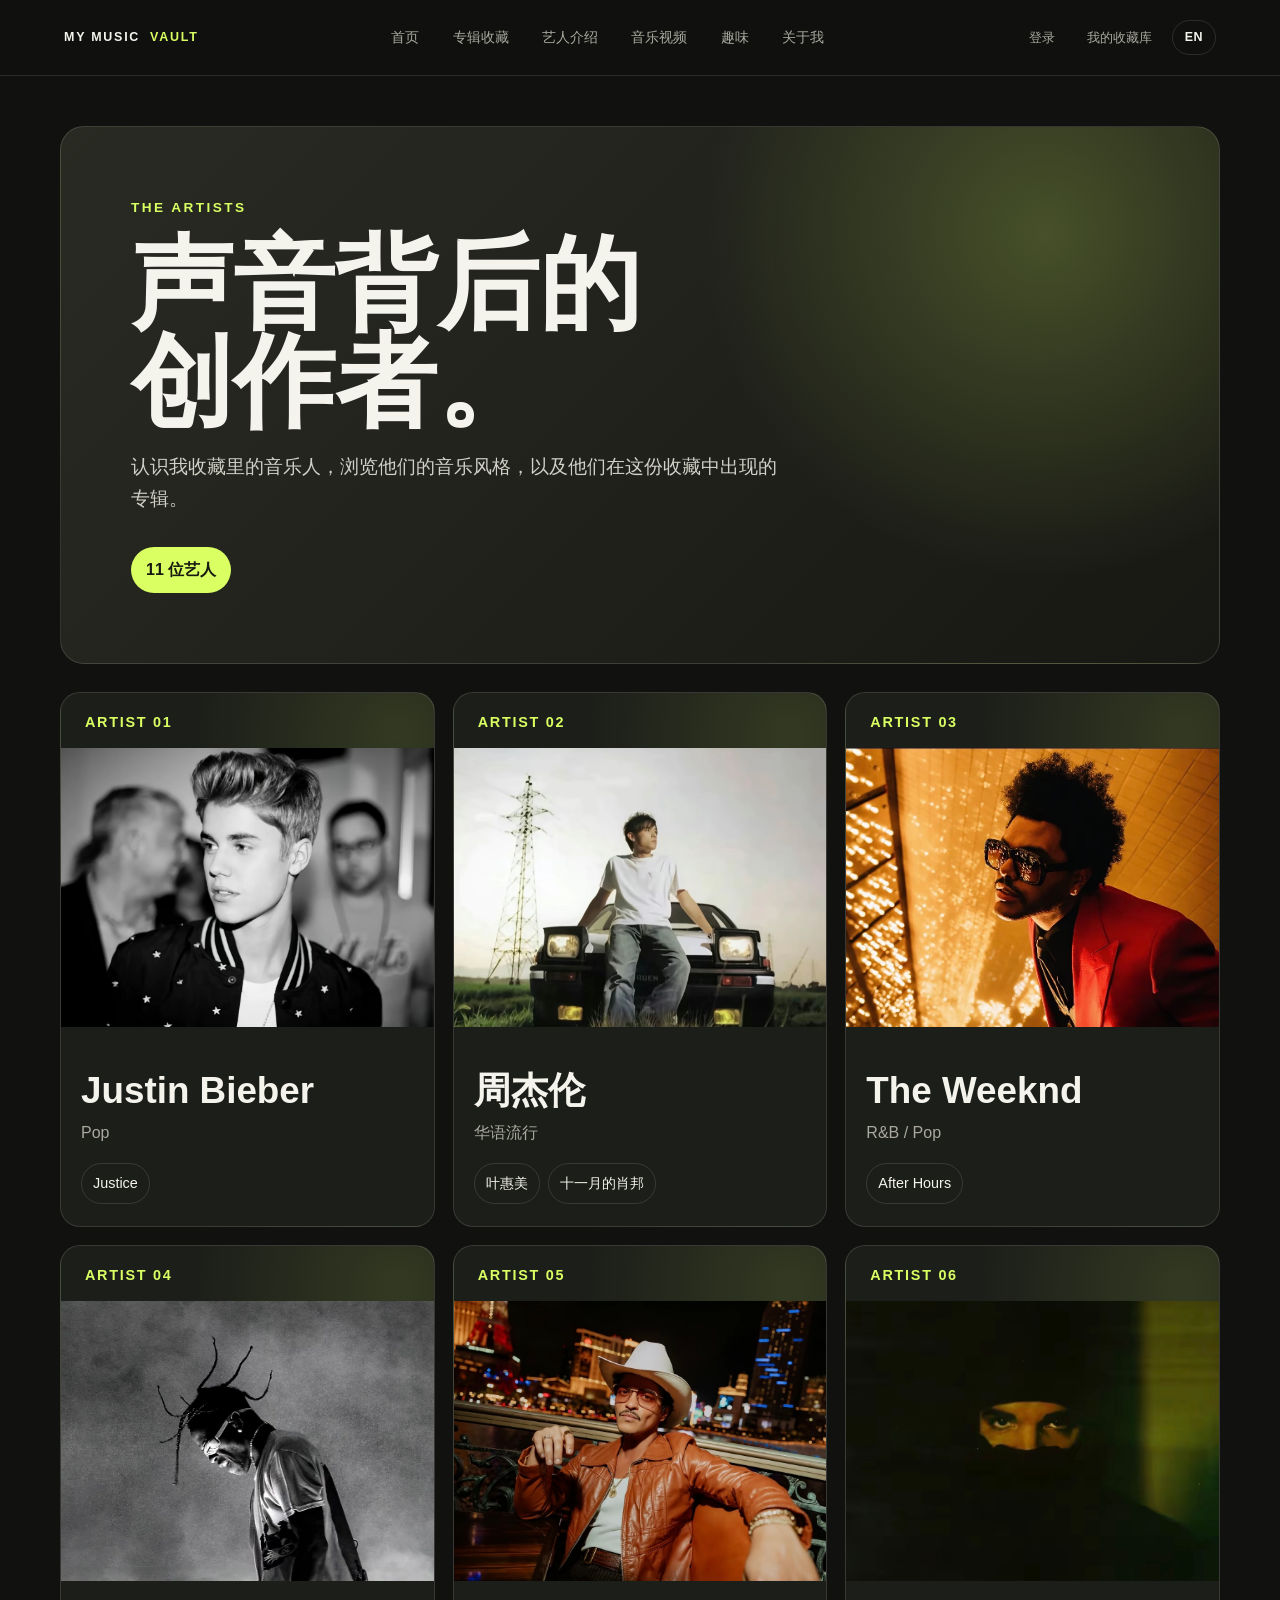
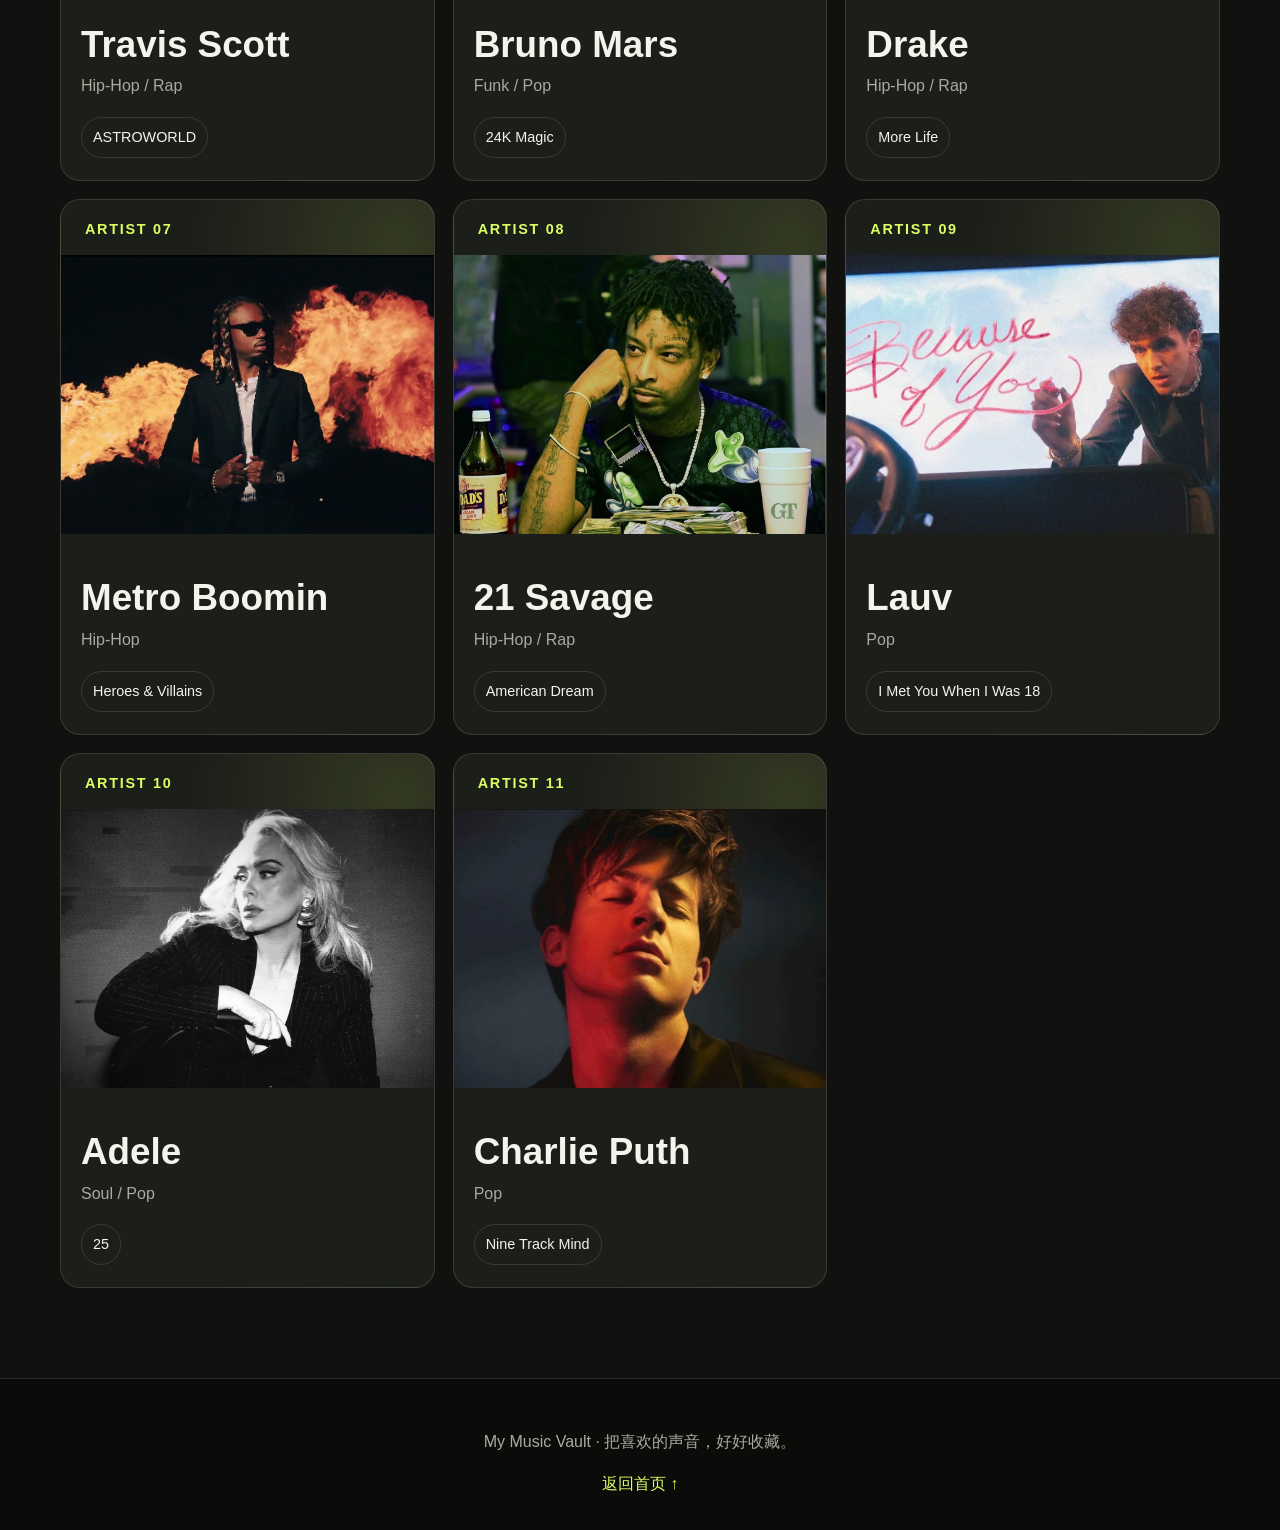
<file: artists.html>
<!DOCTYPE html>
<html lang="zh-CN">
<head>
  <meta charset="UTF-8">
  <meta name="viewport" content="width=device-width, initial-scale=1.0">
  <title>艺人 | My Music Vault</title>
  <link rel="stylesheet" href="style.css">
  <link rel="icon" href="favicon-32.png" sizes="32x32">
  <link rel="apple-touch-icon" href="apple-touch-icon.png">
  <meta property="og:title" content="My Music Vault">
  <meta property="og:description" content="A home for the albums, artists and sounds I love.">
  <meta property="og:image" content="https://ritabitta.github.io/music-collection/images/og-image.jpg">
  <meta property="og:url" content="https://ritabitta.github.io/music-collection/">
  <meta property="og:type" content="website">
  <meta name="twitter:card" content="summary_large_image">


  <style>
    :root {
      --bg: #11120f;
      --panel: #1c1e19;
      --text: #f4f3ec;
      --muted: #aaa99f;
      --lime: #d9ff62;
      --line: rgba(255, 255, 255, .12);
    }

    * { box-sizing: border-box; }

    body {
      margin: 0;
      background: var(--bg);
      color: var(--text);
      font-family: Arial, "Microsoft YaHei", sans-serif;
    }

    a { color: inherit; }

    main {
      width: min(1160px, calc(100% - 40px));
      margin: 0 auto;
      padding: 50px 0 90px;
    }

    .page-intro {
      padding: clamp(26px, 6vw, 70px);
      border-radius: 24px;
      background:
        radial-gradient(circle at 85% 20%, rgba(217,255,98,.22), transparent 32%),
        linear-gradient(135deg, #292b23, #171813);
      border: 1px solid var(--line);
    }

    .eyebrow {
      color: var(--lime);
      font-size: .85rem;
      font-weight: 700;
      letter-spacing: .18em;
    }

    h1 {
      max-width: 850px;
      margin: 16px 0;
      font-size: clamp(2.8rem, 8vw, 6.4rem);
      line-height: .96;
    }

    .page-intro p {
      max-width: 650px;
      color: #d1d0c7;
      font-size: clamp(1rem, 2vw, 1.2rem);
      line-height: 1.7;
    }

    .artist-count {
      display: inline-block;
      margin-top: 12px;
      padding: 10px 15px;
      border-radius: 999px;
      background: var(--lime);
      color: #171810;
      font-weight: 700;
    }

    .artist-grid {
      display: grid;
      grid-template-columns: repeat(3, minmax(0, 1fr));
      gap: 18px;
      margin-top: 28px;
    }

    .artist-card {
      min-height: 0;
      display: flex;
      flex-direction: column;
      padding: 0 20px 22px;
      border: 1px solid var(--line);
      border-radius: 20px;
      background:
        radial-gradient(circle at 90% 8%, rgba(217,255,98,.12), transparent 34%),
        var(--panel);
      transition: transform .2s ease, border-color .2s ease;
    }

    .artist-card:hover {
      transform: translateY(-4px);
      border-color: rgba(217,255,98,.65);
    }

    .artist-number {
      padding: 18px 4px 14px;
      color: var(--lime);
      font-size: .9rem;
      font-weight: 700;
      letter-spacing: .12em;
    }

    .artist-photo {
      display: block;
      width: calc(100% + 40px);
      aspect-ratio: 4 / 3;
      margin: 0 -20px 18px;
      object-fit: cover;
      background: linear-gradient(135deg, #d9ff62, #ff805e);
    }

    .artist-card h2 {
      margin: 26px 0 8px;
      font-size: clamp(1.6rem, 3vw, 2.3rem);
      line-height: 1.1;
      overflow-wrap: anywhere;
    }

    .artist-genre {
      color: var(--muted);
    }

    .artist-albums {
      display: flex;
      flex-wrap: wrap;
      gap: 8px;
      margin-top: 18px;
    }

    .album-chip {
      display: inline-block;
      padding: 8px 11px;
      border: 1px solid var(--line);
      border-radius: 999px;
      color: var(--text);
      text-decoration: none;
      font-size: .9rem;
    }

    .album-chip:hover {
      background: var(--lime);
      color: #171810;
    }

    .empty-state {
      margin-top: 24px;
      padding: 24px;
      border: 1px dashed var(--line);
      border-radius: 16px;
      color: var(--muted);
      line-height: 1.7;
    }

    @media (max-width: 850px) {
      .artist-grid { grid-template-columns: repeat(2, minmax(0, 1fr)); }
    }

    @media (max-width: 560px) {
      main {
        width: calc(100% - 28px);
        padding-top: 24px;
      }

      .artist-grid { grid-template-columns: 1fr; }
      .artist-card { min-height: 0; }
    }
  </style>
</head>

<body>
  <div id="nav-placeholder"></div>

  <main>
    <section class="page-intro">
      <div class="eyebrow">THE ARTISTS</div>
      <h1 data-i18n-html="artists.title">声音背后的<br>创作者。</h1>
      <p data-i18n="artists.intro">认识我收藏里的音乐人，浏览他们的音乐风格，以及他们在这份收藏中出现的专辑。</p>
      <div class="artist-count" id="artist-count">正在载入艺人…</div>
    </section>

    <section class="artist-grid" id="artist-grid" aria-label="艺人列表"></section>
    <div class="empty-state" id="empty-state" hidden>
      没有读取到艺人资料。请确认 `js/albums-data.js` 中有 `artists` 数据，并且页面已加载该文件。
    </div>
  </main>

  <div id="footer-placeholder"></div>

  <script src="js/i18n.js"></script>
  <script src="js/auth.js"></script>
  <script src="nav.js"></script>
  <script src="js/albums-data.js"></script>

  <script>
    const I18N = window.I18N;
    const artists = window.MUSIC_VAULT?.artists || [];
    const albums = window.MUSIC_VAULT?.albums || [];
    const grid = document.getElementById("artist-grid");
    const count = document.getElementById("artist-count");
    const emptyState = document.getElementById("empty-state");

    count.textContent = I18N.pick(`${artists.length} 位艺人`, `${artists.length} artists`);

    if (artists.length === 0) {
      emptyState.hidden = false;
    } else {
      artists.forEach((artist, index) => {
        const card = document.createElement("article");
        card.className = "artist-card";

        const number = document.createElement("div");
        number.className = "artist-number";
        number.textContent = `ARTIST ${String(index + 1).padStart(2, "0")}`;

        const photo = document.createElement("img");
        photo.className = "artist-photo";
        photo.src = artist.image;
        photo.alt = `${artist.name} 照片`;
        photo.loading = "lazy";
        photo.onerror = () => {
          photo.alt = `${artist.name} 的照片无法加载`;
          photo.remove();
        };

        const info = document.createElement("div");

        const name = document.createElement("h2");
        name.textContent = I18N.pick(artist.name, artist.nameEn) || I18N.pick("未命名艺人", "Unknown artist");

        const genre = document.createElement("div");
        genre.className = "artist-genre";
        genre.textContent = I18N.genre(artist.genre) || I18N.pick("音乐人", "Musician");

        info.append(name, genre);

        const albumList = document.createElement("div");
        albumList.className = "artist-albums";

        const artistAlbums = albums.filter(album =>
          Array.isArray(artist.albums) && artist.albums.includes(album.id)
        );

        artistAlbums.forEach(album => {
          const link = document.createElement("a");
          link.className = "album-chip";
          link.href = `album.html?id=${encodeURIComponent(album.id)}`;
          link.textContent = album.title;
          albumList.appendChild(link);
        });

        card.append(number, photo, info, albumList);
        grid.appendChild(card);
      });
    }
  </script>
</body>
</html>
</file>
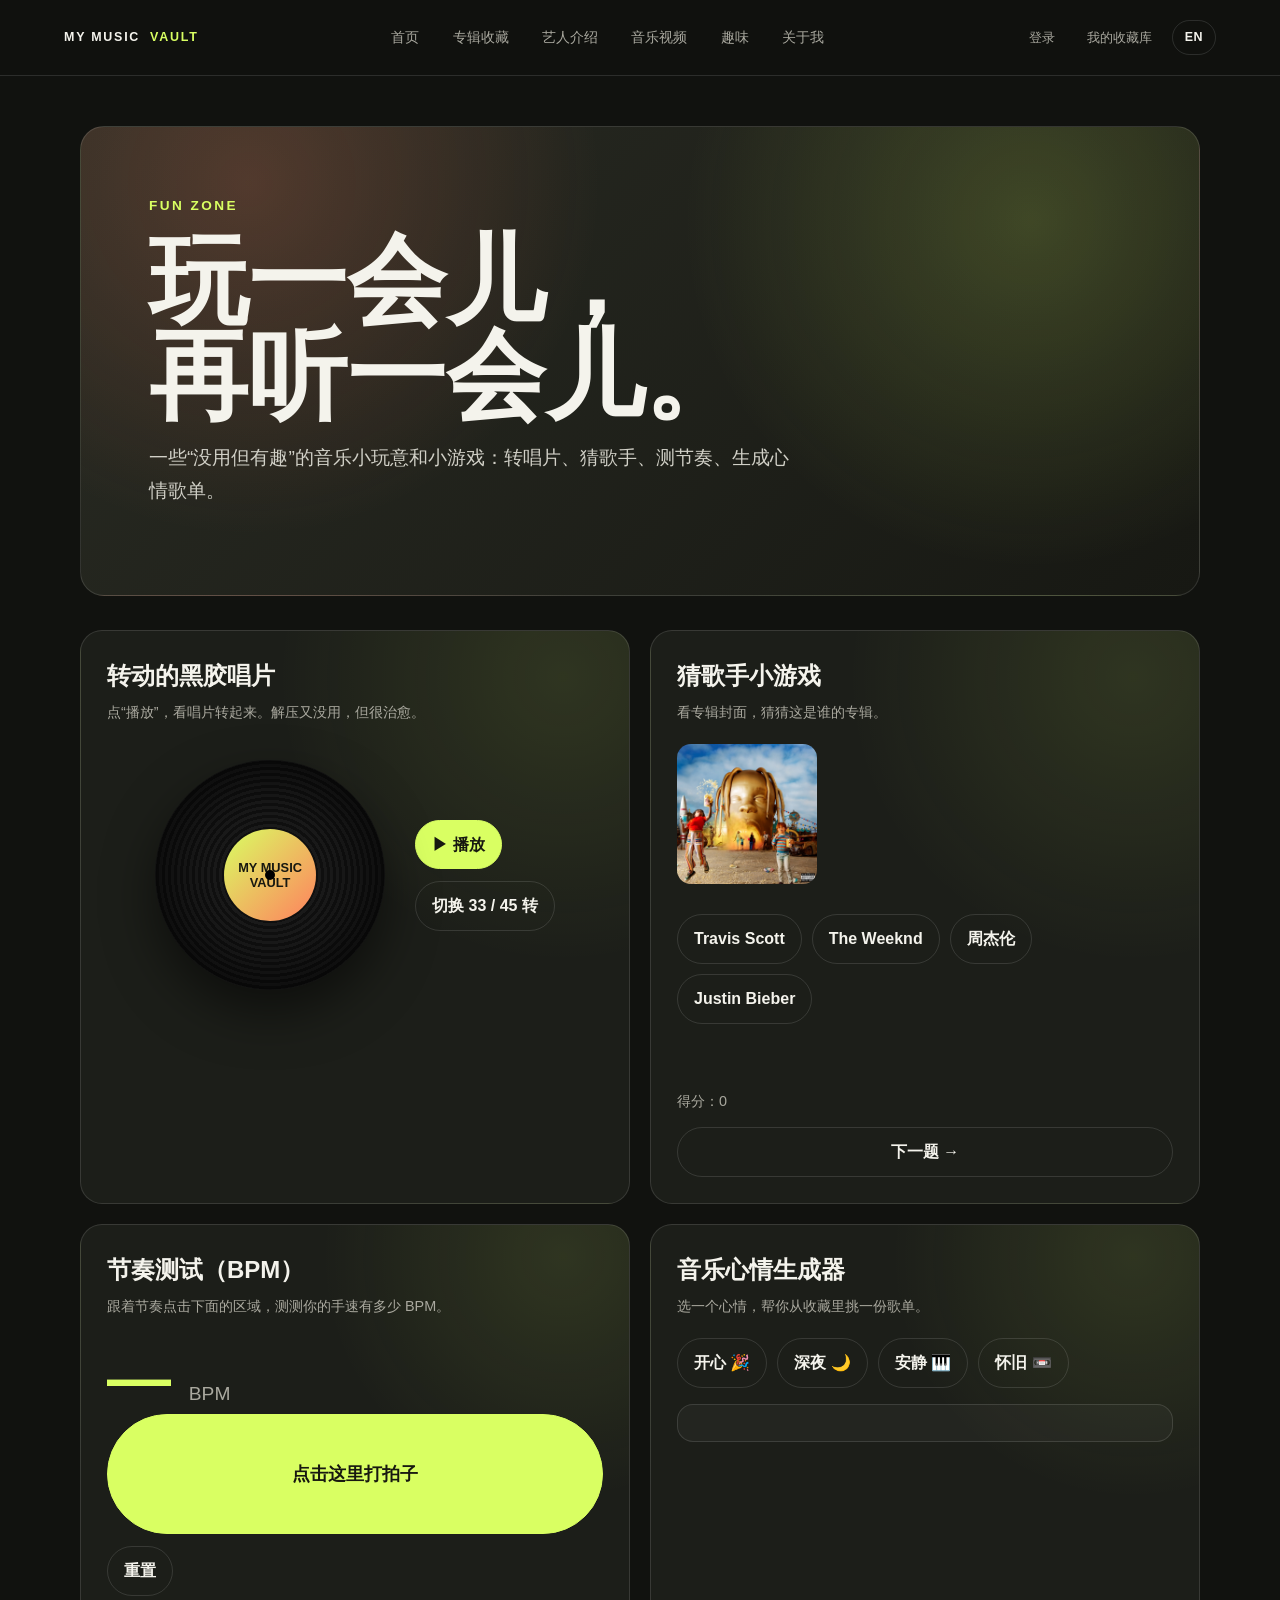
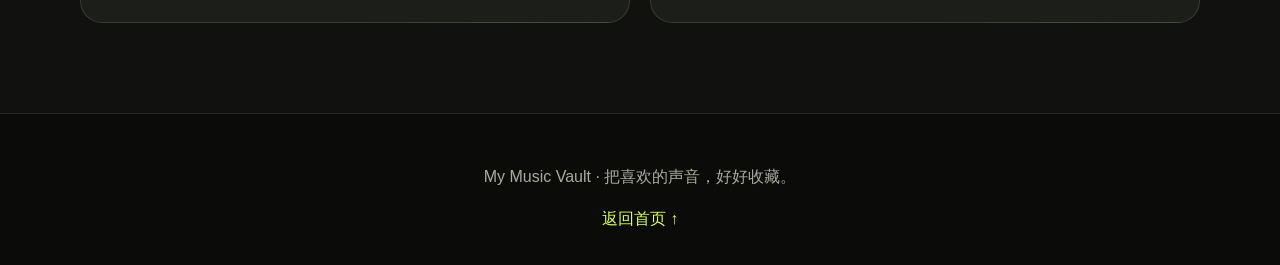
<file: fun.html>
<!DOCTYPE html>
<html lang="zh-CN">
<head>
  <meta charset="UTF-8">
  <meta name="viewport" content="width=device-width, initial-scale=1.0">
  <title>趣味 | My Music Vault</title>
  <link rel="stylesheet" href="style.css">
  <link rel="icon" href="favicon-32.png" sizes="32x32">
  <link rel="apple-touch-icon" href="apple-touch-icon.png">
  <meta property="og:title" content="My Music Vault">
  <meta property="og:description" content="A home for the albums, artists and sounds I love.">
  <meta property="og:image" content="https://ritabitta.github.io/music-collection/images/og-image.jpg">
  <meta property="og:url" content="https://ritabitta.github.io/music-collection/">
  <meta property="og:type" content="website">
  <meta name="twitter:card" content="summary_large_image">


  <style>
    :root {
      --bg: #11120f;
      --panel: #1c1e19;
      --text: #f4f3ec;
      --muted: #aaa99f;
      --lime: #d9ff62;
      --coral: #ff805e;
      --blue: #86c8e8;
      --line: rgba(255, 255, 255, .12);
    }

    * { box-sizing: border-box; }

    body {
      margin: 0;
      background: var(--bg);
      color: var(--text);
      font-family: Arial, "Microsoft YaHei", sans-serif;
    }

    a { color: inherit; }

    main {
      width: min(1120px, calc(100% - 40px));
      margin: 0 auto;
      padding: 50px 0 90px;
    }

    .intro {
      padding: clamp(28px, 6vw, 68px);
      border: 1px solid var(--line);
      border-radius: 24px;
      background:
        radial-gradient(circle at 15% 12%, rgba(255, 128, 94, .2), transparent 34%),
        radial-gradient(circle at 85% 20%, rgba(217, 255, 98, .18), transparent 34%),
        linear-gradient(135deg, #292b23, #171813);
    }

    .eyebrow {
      color: var(--lime);
      font-size: .85rem;
      font-weight: 700;
      letter-spacing: .18em;
    }

    h1 {
      margin: 16px 0;
      font-size: clamp(2.8rem, 8vw, 6.2rem);
      line-height: .96;
    }

    .intro p {
      max-width: 650px;
      color: #d1d0c7;
      font-size: clamp(1rem, 2vw, 1.2rem);
      line-height: 1.7;
    }

    .toy-grid {
      display: grid;
      grid-template-columns: repeat(2, minmax(0, 1fr));
      gap: 20px;
      margin-top: 34px;
    }

    .toy {
      padding: 26px;
      border: 1px solid var(--line);
      border-radius: 22px;
      background:
        radial-gradient(circle at 88% 8%, rgba(217, 255, 98, .1), transparent 40%),
        var(--panel);
      display: flex;
      flex-direction: column;
    }

    .toy.full { grid-column: 1 / -1; }

    .toy h2 {
      margin: 0 0 6px;
      font-size: 1.5rem;
    }

    .toy .hint {
      margin: 0 0 20px;
      color: var(--muted);
      font-size: .9rem;
    }

    .toy button {
      padding: 11px 16px;
      border: 1px solid var(--lime);
      border-radius: 999px;
      background: var(--lime);
      color: #171810;
      font-weight: bold;
      cursor: pointer;
    }

    .toy button.ghost {
      background: transparent;
      color: var(--text);
      border-color: var(--line);
    }

    /* 黑胶唱片 */
    .vinyl-stage {
      display: flex;
      align-items: center;
      justify-content: center;
      gap: 30px;
      flex-wrap: wrap;
      padding: 16px 0;
    }

    .vinyl {
      position: relative;
      width: 230px;
      height: 230px;
      border-radius: 50%;
      background: repeating-radial-gradient(circle at center, #1b1b1b 0 3px, #101010 3px 6px);
      box-shadow: inset 0 0 70px rgba(0, 0, 0, .85), 0 22px 50px rgba(0, 0, 0, .5);
    }

    .vinyl .label {
      position: absolute;
      top: 50%;
      left: 50%;
      width: 92px;
      height: 92px;
      margin: -46px 0 0 -46px;
      border-radius: 50%;
      display: grid;
      place-items: center;
      text-align: center;
      background: linear-gradient(135deg, var(--lime), var(--coral));
      color: #171810;
      font-weight: 900;
      font-size: .8rem;
      line-height: 1.2;
      padding: 8px;
    }

    .vinyl .hole {
      position: absolute;
      top: 50%;
      left: 50%;
      width: 10px;
      height: 10px;
      margin: -5px 0 0 -5px;
      border-radius: 50%;
      background: #000;
    }

    .vinyl.spinning { animation: vinyl-spin 1.5s linear infinite; }

    @keyframes vinyl-spin {
      to { transform: rotate(360deg); }
    }

    .vinyl-controls {
      display: flex;
      flex-direction: column;
      gap: 12px;
      align-items: flex-start;
    }

    /* 猜歌手 */
    .quiz-cover {
      width: 140px;
      height: 140px;
      border-radius: 14px;
      object-fit: cover;
      margin-bottom: 16px;
      background: linear-gradient(135deg, #d9ff62, #ff805e);
    }

    .quiz-options {
      display: flex;
      flex-wrap: wrap;
      gap: 10px;
      margin: 14px 0;
    }

    .quiz-options button {
      background: transparent;
      color: var(--text);
      border-color: var(--line);
    }

    .quiz-options button.correct { background: #2f6e4f; border-color: #2f6e4f; color: #eafff0; }
    .quiz-options button.wrong { background: #7a3b32; border-color: #7a3b32; color: #ffe9e5; }

    .quiz-feedback { min-height: 22px; margin: 8px 0; font-weight: bold; }
    .quiz-score { color: var(--muted); font-size: .9rem; }

    /* 节奏测试 */
    .bpm-display {
      font-size: 4rem;
      font-weight: 900;
      color: var(--lime);
      line-height: 1;
      margin: 8px 0 4px;
    }

    .bpm-display small { font-size: 1.2rem; color: var(--muted); font-weight: 400; }

    .tap-pad {
      align-self: stretch;
      min-height: 120px;
      border: 2px dashed var(--line);
      border-radius: 18px;
      background: transparent;
      color: var(--text);
      font-size: 1.1rem;
      font-weight: bold;
    }

    .tap-pad:active { border-color: var(--lime); background: rgba(217, 255, 98, .06); }

    /* 心情生成器 */
    .mood-buttons {
      display: flex;
      flex-wrap: wrap;
      gap: 10px;
      margin-bottom: 16px;
    }

    .mood-buttons button {
      background: transparent;
      color: var(--text);
      border-color: var(--line);
    }

    .mood-result {
      padding: 18px;
      border: 1px solid var(--line);
      border-radius: 16px;
      background: rgba(255, 255, 255, .03);
    }

    .mood-result h3 { margin: 0 0 8px; }
    .mood-result p { margin: 0 0 12px; color: var(--muted); }
    .mood-result a { color: var(--lime); text-decoration: none; }

    @media (max-width: 760px) {
      main { width: calc(100% - 28px); padding-top: 24px; }
      .toy-grid { grid-template-columns: 1fr; }
      .toy.full { grid-column: auto; }
      .vinyl { width: 190px; height: 190px; }
    }
  </style>
</head>

<body>
  <div id="nav-placeholder"></div>

  <main>
    <section class="intro">
      <div class="eyebrow" data-i18n="fun.eyebrow">FUN ZONE</div>
      <h1 data-i18n-html="fun.title">玩一会儿，<br>再听一会儿。</h1>
      <p data-i18n="fun.intro">一些“没用但有趣”的音乐小玩意和小游戏：转唱片、猜歌手、测节奏、生成心情歌单。</p>
    </section>

    <section class="toy-grid">

      <!-- 黑胶唱片 -->
      <article class="toy">
        <h2 data-i18n="fun.vinyl.title">转动的黑胶唱片</h2>
        <p class="hint" data-i18n="fun.vinyl.hint">点“播放”，看唱片转起来。解压又没用，但很治愈。</p>
        <div class="vinyl-stage">
          <div class="vinyl" id="vinyl">
            <span class="label">MY MUSIC<br>VAULT</span>
            <span class="hole"></span>
          </div>
          <div class="vinyl-controls">
            <button id="vinyl-toggle" type="button" data-i18n="fun.play">▶ 播放</button>
            <button id="vinyl-speed" type="button" class="ghost" data-i18n="fun.speed">切换 33 / 45 转</button>
          </div>
        </div>
      </article>

      <!-- 猜歌手 -->
      <article class="toy">
        <h2 data-i18n="fun.quiz.title">猜歌手小游戏</h2>
        <p class="hint" data-i18n="fun.quiz.hint">看专辑封面，猜猜这是谁的专辑。</p>
        <img class="quiz-cover" id="quiz-cover" src="" alt="专辑封面">
        <div class="quiz-options" id="quiz-options"></div>
        <p class="quiz-feedback" id="quiz-feedback"></p>
        <p class="quiz-score" id="quiz-score"></p>
        <button id="quiz-next" type="button" class="ghost" data-i18n="fun.next">下一题 →</button>
      </article>

      <!-- 节奏测试 -->
      <article class="toy">
        <h2 data-i18n="fun.bpm.title">节奏测试（BPM）</h2>
        <p class="hint" data-i18n="fun.bpm.hint">跟着节奏点击下面的区域，测测你的手速有多少 BPM。</p>
        <div class="bpm-display"><span id="bpm-value">—</span> <small>BPM</small></div>
        <button class="tap-pad" id="tap-pad" type="button" data-i18n="fun.bpm.tap">点击这里打拍子</button>
        <div style="display:flex; gap:10px; margin-top:12px;">
          <button id="bpm-reset" type="button" class="ghost" data-i18n="fun.reset">重置</button>
        </div>
      </article>

      <!-- 心情生成器 -->
      <article class="toy">
        <h2 data-i18n="fun.mood.title">音乐心情生成器</h2>
        <p class="hint" data-i18n="fun.mood.hint">选一个心情，帮你从收藏里挑一份歌单。</p>
        <div class="mood-buttons" id="mood-buttons"></div>
        <div class="mood-result" id="mood-result"></div>
      </article>

    </section>
  </main>

  <div id="footer-placeholder"></div>

  <script src="js/i18n.js"></script>
  <script src="js/auth.js"></script>
  <script src="nav.js"></script>
  <script src="js/albums-data.js"></script>

  <script>
    const I18N = window.I18N;
    const vault = window.MUSIC_VAULT;
    const albums = vault?.albums || [];
    const artists = vault?.artists || [];
    const playlists = vault?.playlists || [];

    /* ===== 黑胶唱片 ===== */
    (function () {
      const vinyl = document.getElementById("vinyl");
      const toggle = document.getElementById("vinyl-toggle");
      const speed = document.getElementById("vinyl-speed");
      let spinning = false;
      let rpm = 33;

      function applySpeed() {
        vinyl.style.animationDuration = rpm === 33 ? "1.8s" : "1.32s";
      }

      toggle.addEventListener("click", () => {
        spinning = !spinning;
        vinyl.classList.toggle("spinning", spinning);
        toggle.textContent = spinning
          ? I18N.pick("⏸ 暂停", "⏸ Pause")
          : I18N.pick("▶ 播放", "▶ Play");
      });

      speed.addEventListener("click", () => {
        rpm = rpm === 33 ? 45 : 33;
        applySpeed();
        speed.textContent = I18N.pick("当前 " + rpm + " 转", rpm + " RPM");
      });

      applySpeed();
    })();

    /* ===== 猜歌手 ===== */
    (function () {
      const cover = document.getElementById("quiz-cover");
      const optionsBox = document.getElementById("quiz-options");
      const feedback = document.getElementById("quiz-feedback");
      const scoreBox = document.getElementById("quiz-score");
      const nextBtn = document.getElementById("quiz-next");

      let current = null;
      let score = 0;
      let answered = false;

      function shuffle(arr) {
        const a = arr.slice();
        for (let i = a.length - 1; i > 0; i--) {
          const j = Math.floor(Math.random() * (i + 1));
          [a[i], a[j]] = [a[j], a[i]];
        }
        return a;
      }

      function newQuestion() {
        answered = false;
        feedback.textContent = "";
        if (!albums.length) return;
        current = albums[Math.floor(Math.random() * albums.length)];
        cover.src = current.cover || "";
        cover.alt = "专辑封面";

        const correct = current.artist;
        const others = shuffle(artists.map(a => a.name).filter(n => n !== correct)).slice(0, 3);
        const options = shuffle([correct, ...others]);

        optionsBox.innerHTML = "";
        options.forEach(name => {
          const btn = document.createElement("button");
          btn.type = "button";
          btn.textContent = name;
          btn.addEventListener("click", () => choose(name, btn));
          optionsBox.appendChild(btn);
        });
      }

      function choose(name, btn) {
        if (answered) return;
        answered = true;
        const correct = current.artist;
        const isCorrect = name === correct;
        if (isCorrect) {
          score++;
          feedback.textContent = I18N.pick("答对啦！🎉", "Correct! 🎉");
          btn.classList.add("correct");
        } else {
          feedback.textContent = I18N.pick("不对哦，正确答案是：" + correct, "Nope — it's " + correct);
          btn.classList.add("wrong");
          optionsBox.querySelectorAll("button").forEach(b => {
            if (b.textContent === correct) b.classList.add("correct");
          });
        }
        scoreBox.textContent = I18N.pick("得分：" + score, "Score: " + score);
      }

      nextBtn.addEventListener("click", newQuestion);
      newQuestion();
      scoreBox.textContent = I18N.pick("得分：0", "Score: 0");
    })();

    /* ===== 节奏测试 ===== */
    (function () {
      const tapPad = document.getElementById("tap-pad");
      const value = document.getElementById("bpm-value");
      const resetBtn = document.getElementById("bpm-reset");
      const times = [];
      const MAX = 12;

      tapPad.addEventListener("click", () => {
        const now = performance.now();
        times.push(now);
        if (times.length > MAX) times.shift();

        if (times.length >= 3) {
          let total = 0;
          let count = 0;
          for (let i = 1; i < times.length; i++) {
            total += times[i] - times[i - 1];
            count++;
          }
          const avg = total / count;
          value.textContent = Math.round(60000 / avg);
        } else {
          value.textContent = "—";
        }
        tapPad.textContent = I18N.pick("继续打拍子…", "Keep tapping…");
      });

      resetBtn.addEventListener("click", () => {
        times.length = 0;
        value.textContent = "—";
        tapPad.textContent = I18N.pick("点击这里打拍子", "Tap here to the beat");
      });
    })();

    /* ===== 心情生成器 ===== */
    (function () {
      const moods = [
        { key: "happy", zh: "开心 🎉", en: "Happy 🎉", playlistId: "bright-energy" },
        { key: "night", zh: "深夜 🌙", en: "Late night 🌙", playlistId: "late-night" },
        { key: "calm", zh: "安静 🎹", en: "Calm 🎹", albumId: "25" },
        { key: "nostalgic", zh: "怀旧 📼", en: "Nostalgic 📼", playlistId: "mandarin-memories" }
      ];

      const box = document.getElementById("mood-buttons");
      const result = document.getElementById("mood-result");

      moods.forEach(mood => {
        const btn = document.createElement("button");
        btn.type = "button";
        btn.textContent = I18N.pick(mood.zh, mood.en);
        btn.addEventListener("click", () => show(mood));
        box.appendChild(btn);
      });

      function show(mood) {
        let html = "";
        if (mood.playlistId) {
          const pl = playlists.find(p => p.id === mood.playlistId);
          if (pl) {
            html = `<h3>${I18N.pick(pl.title, pl.titleEn)}</h3>
                    <p>${I18N.pick(pl.description, pl.descriptionEn)}</p>
                    <a href="playlists.html#${encodeURIComponent(pl.id)}">${I18N.pick("去听这份歌单 ↗", "Open this playlist ↗")}</a>`;
          }
        } else if (mood.albumId) {
          const al = albums.find(a => a.id === mood.albumId);
          if (al) {
            html = `<h3>${I18N.pick(al.title, al.titleEn)} — ${I18N.pick(al.artist, (artists.find(x => x.id === al.artistId) || {}).nameEn)}</h3>
                    <p>${I18N.pick(al.description, al.descriptionEn)}</p>
                    <a href="album.html?id=${encodeURIComponent(al.id)}">${I18N.pick("去听这张专辑 ↗", "Open this album ↗")}</a>`;
          }
        }
        result.innerHTML = html || I18N.pick("选一个心情试试看。", "Pick a mood to get started.");
      }
    })();
  </script>
</body>
</html>
</file>
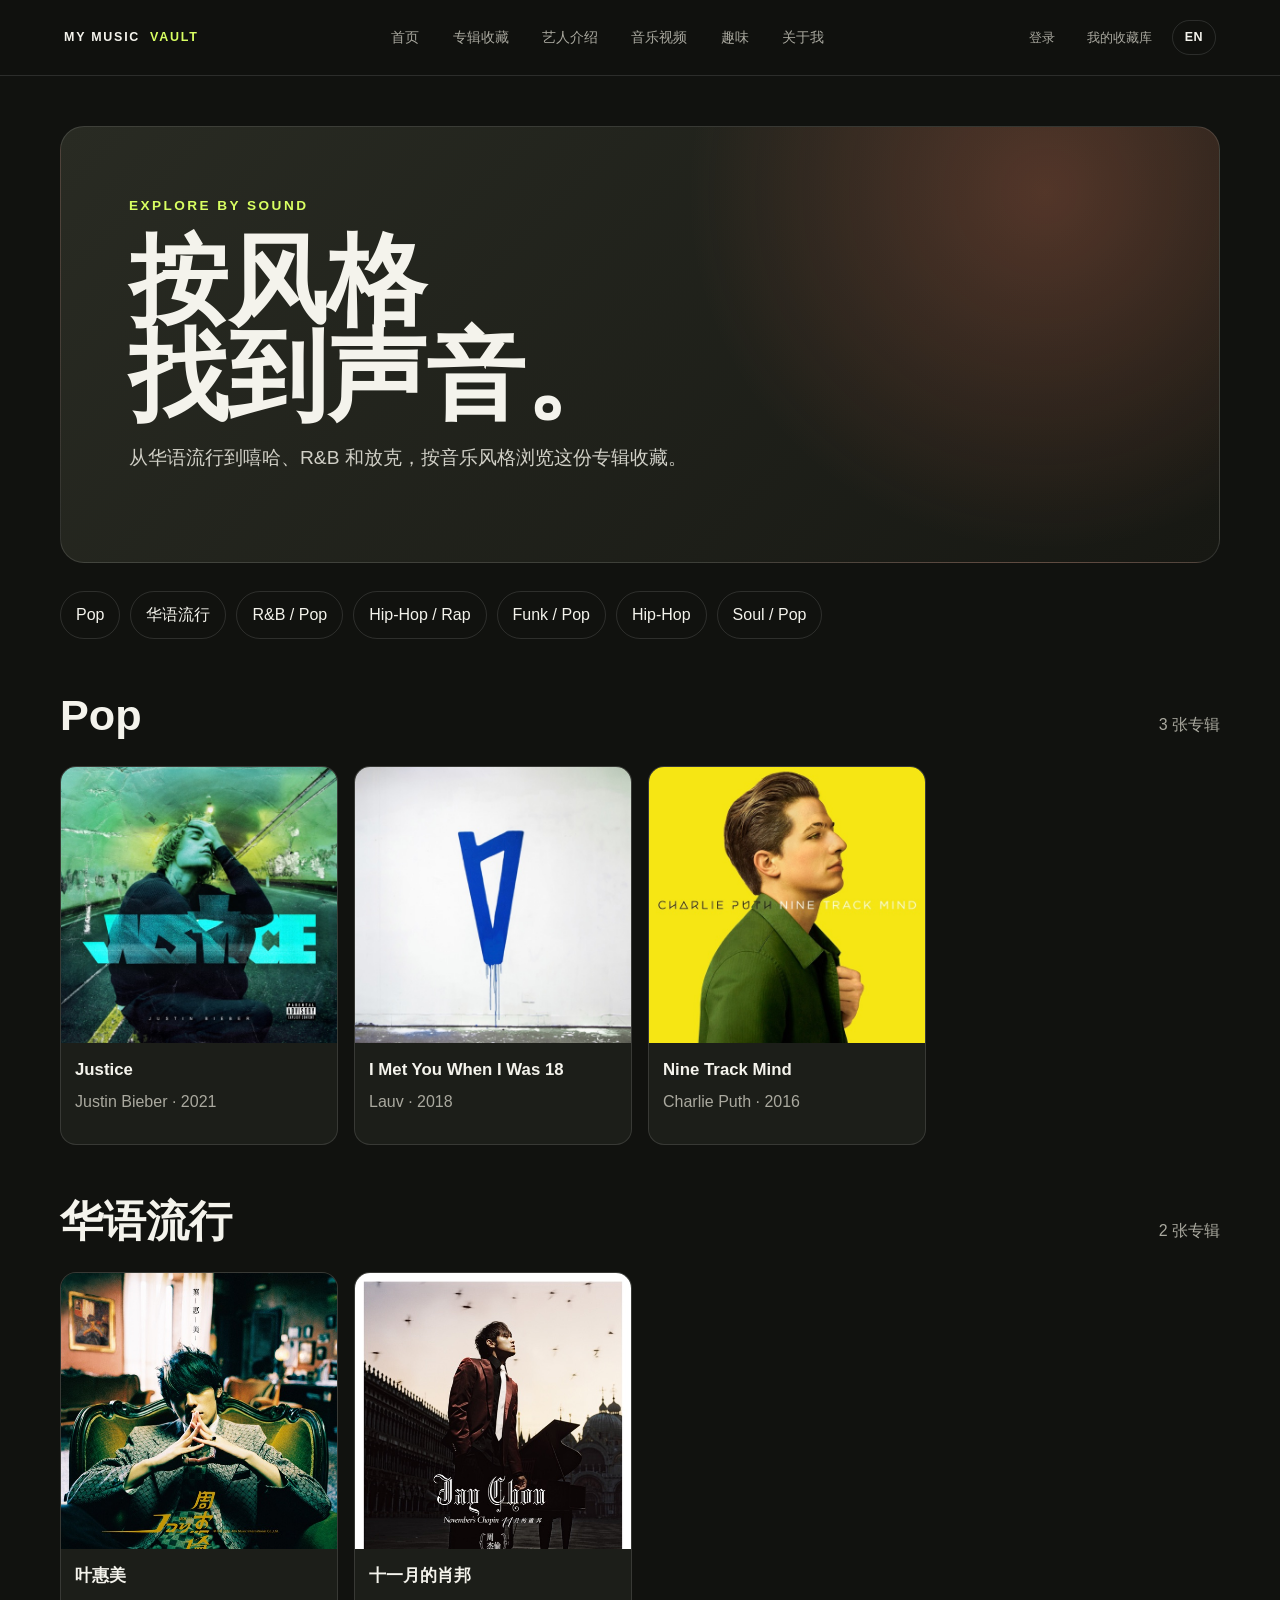
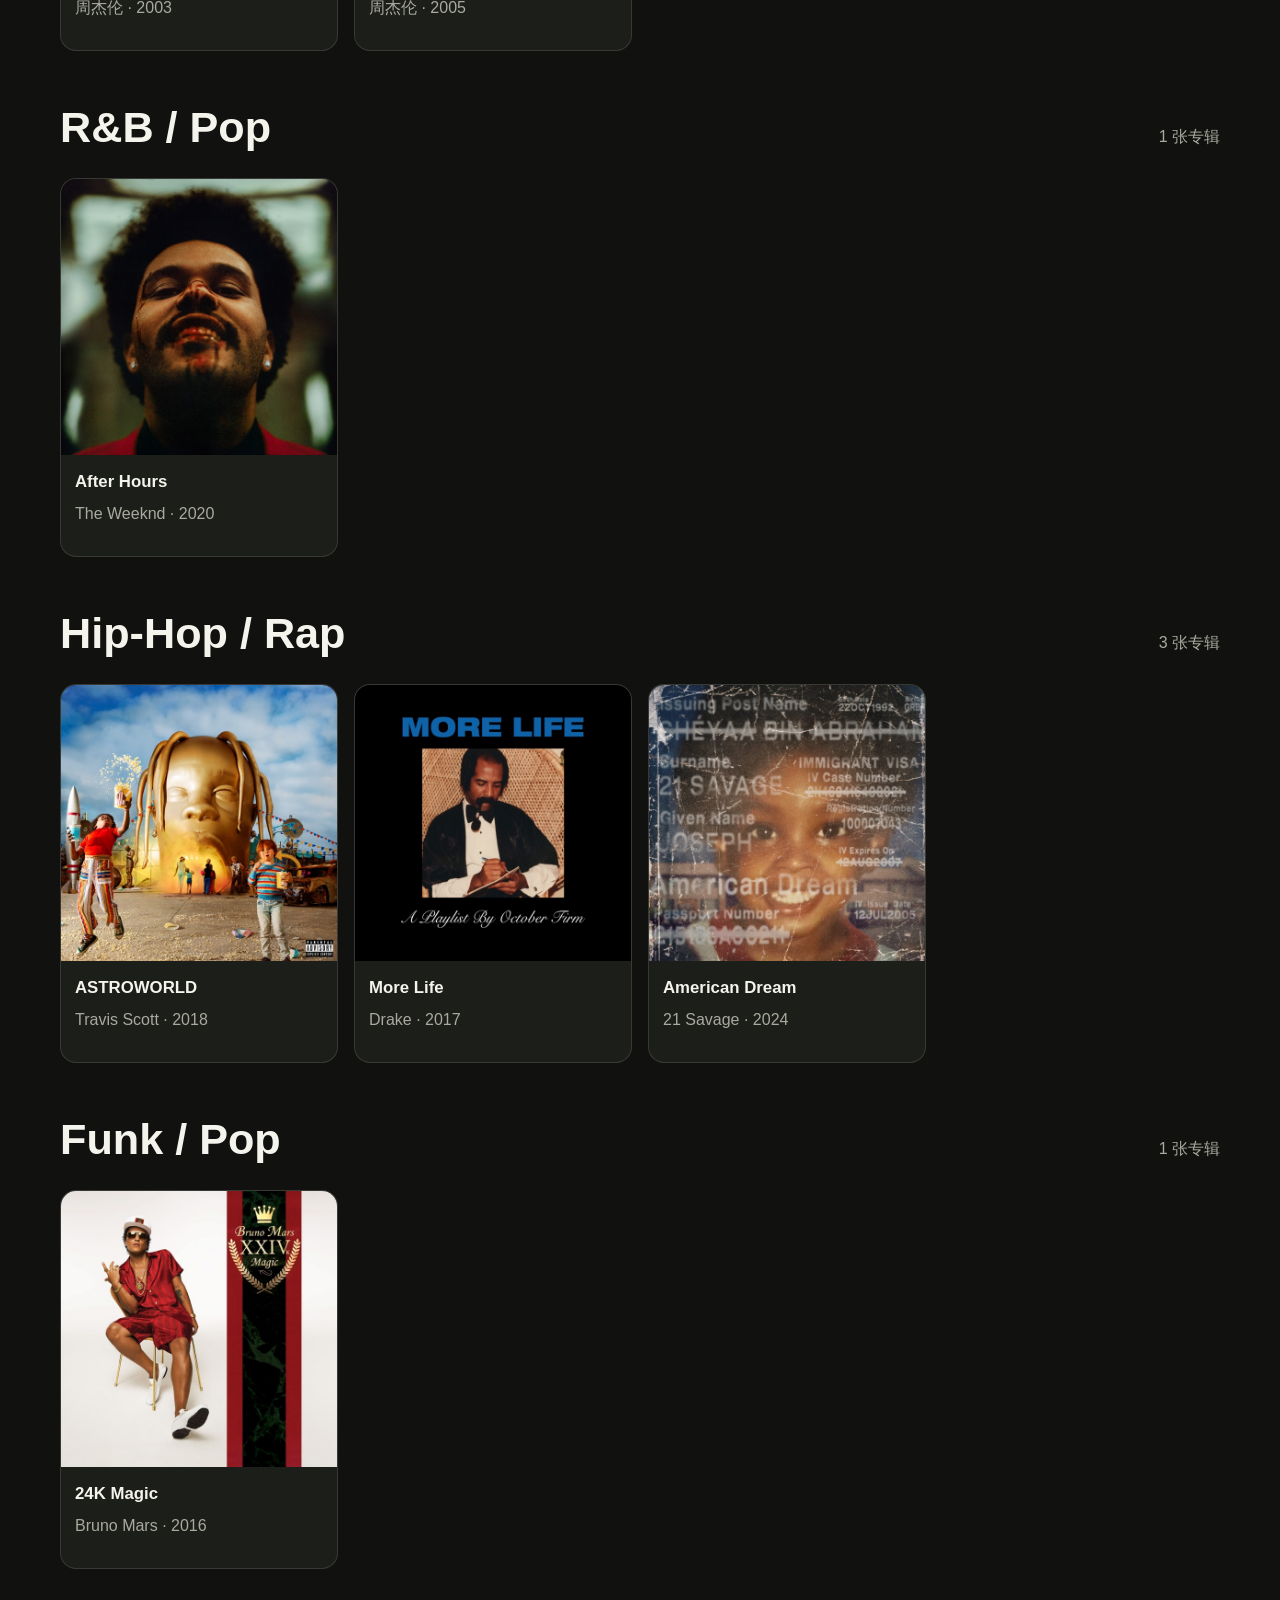
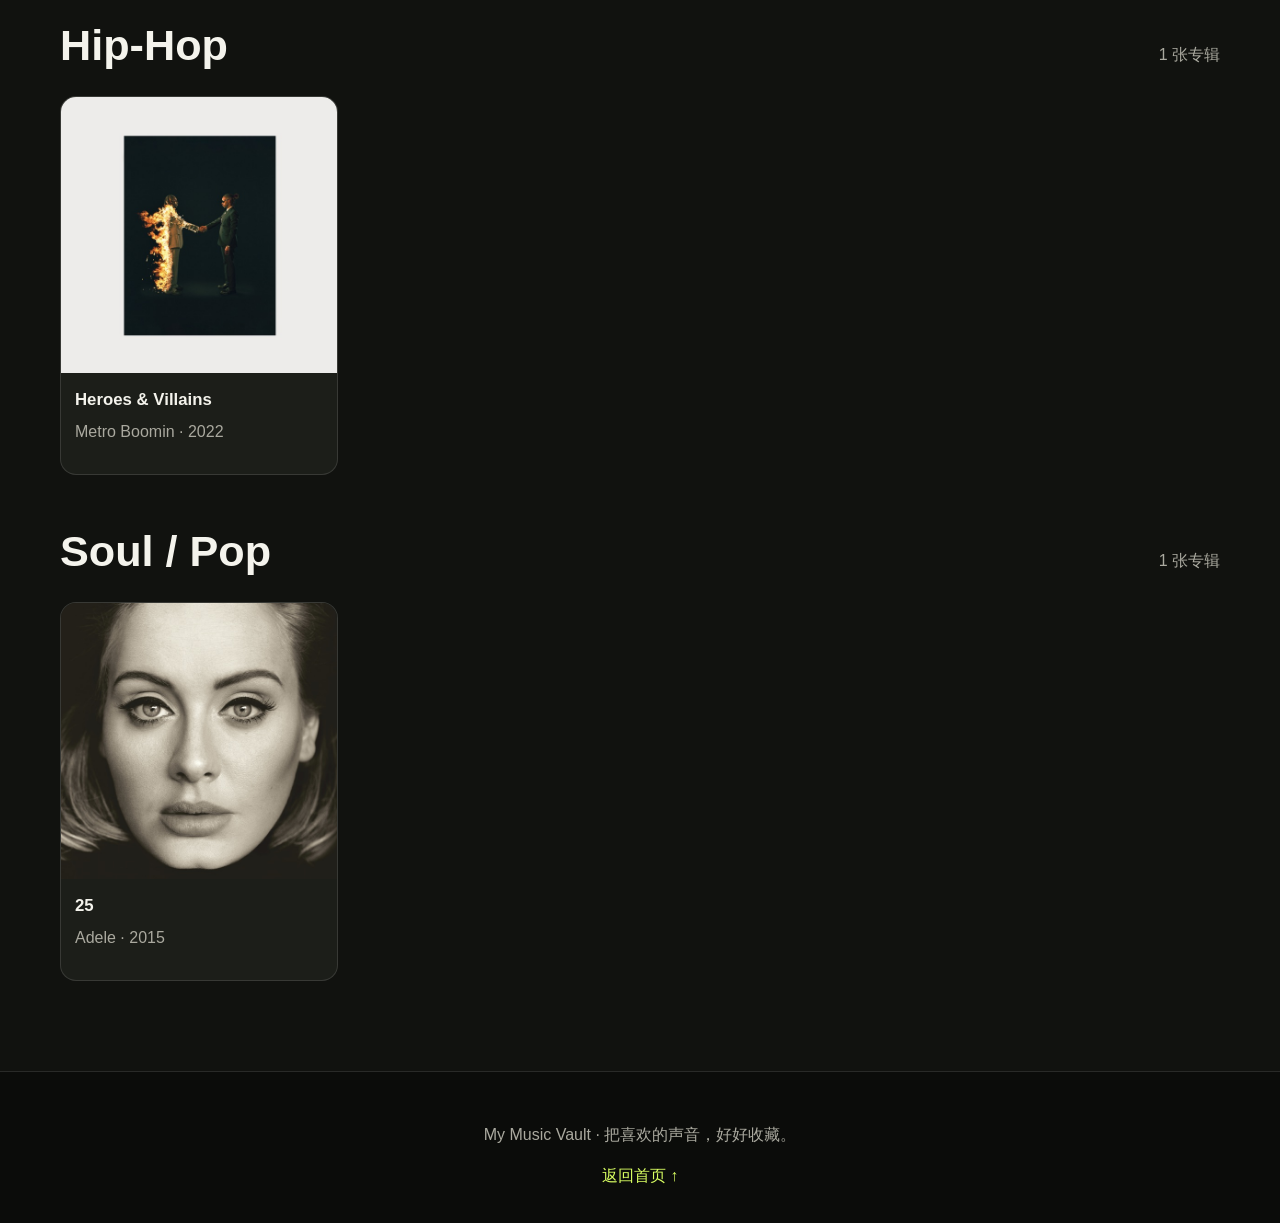
<file: genres.html>
<!DOCTYPE html>
<html lang="zh-CN">
<head>
  <meta charset="UTF-8">
  <meta name="viewport" content="width=device-width, initial-scale=1.0">
  <title>音乐风格 | My Music Vault</title>
  <link rel="stylesheet" href="style.css">
  <link rel="icon" href="favicon-32.png" sizes="32x32">
  <link rel="apple-touch-icon" href="apple-touch-icon.png">
  <meta property="og:title" content="My Music Vault">
  <meta property="og:description" content="A home for the albums, artists and sounds I love.">
  <meta property="og:image" content="https://ritabitta.github.io/music-collection/images/og-image.jpg">
  <meta property="og:url" content="https://ritabitta.github.io/music-collection/">
  <meta property="og:type" content="website">
  <meta name="twitter:card" content="summary_large_image">


  <style>
    :root {
      --bg: #11120f;
      --panel: #1c1e19;
      --text: #f4f3ec;
      --muted: #aaa99f;
      --lime: #d9ff62;
      --line: rgba(255, 255, 255, .12);
    }

    * { box-sizing: border-box; }

    body {
      margin: 0;
      background: var(--bg);
      color: var(--text);
      font-family: Arial, "Microsoft YaHei", sans-serif;
    }

    main {
      width: min(1160px, calc(100% - 40px));
      margin: 0 auto;
      padding: 50px 0 90px;
    }

    .intro {
      padding: clamp(28px, 6vw, 68px);
      border: 1px solid var(--line);
      border-radius: 24px;
      background:
        radial-gradient(circle at 85% 15%, rgba(255,128,94,.24), transparent 34%),
        linear-gradient(135deg, #292b23, #171813);
    }

    .eyebrow {
      color: var(--lime);
      font-weight: 700;
      letter-spacing: .18em;
      font-size: .85rem;
    }

    h1 {
      margin: 16px 0;
      font-size: clamp(2.8rem, 8vw, 6.2rem);
      line-height: .96;
    }

    .intro p {
      max-width: 650px;
      color: #d1d0c7;
      font-size: clamp(1rem, 2vw, 1.2rem);
      line-height: 1.7;
    }

    .genre-nav {
      display: flex;
      flex-wrap: wrap;
      gap: 10px;
      margin: 28px 0 42px;
    }

    .genre-nav a {
      padding: 10px 15px;
      border: 1px solid var(--line);
      border-radius: 999px;
      color: var(--text);
      text-decoration: none;
    }

    .genre-nav a:hover {
      background: var(--lime);
      color: #171810;
    }

    .genre-section {
      margin-top: 42px;
      scroll-margin-top: 24px;
    }

    .genre-heading {
      display: flex;
      flex-wrap: wrap;
      justify-content: space-between;
      align-items: baseline;
      gap: 10px;
      margin-bottom: 16px;
    }

    .genre-heading h2 {
      margin: 0;
      font-size: clamp(1.8rem, 4vw, 2.7rem);
      overflow-wrap: anywhere;
    }

    .genre-count { color: var(--muted); }

    .album-grid {
      display: grid;
      grid-template-columns: repeat(4, minmax(0, 1fr));
      gap: 16px;
    }

    .album-card {
      overflow: hidden;
      border: 1px solid var(--line);
      border-radius: 16px;
      background: var(--panel);
      text-decoration: none;
      transition: transform .2s ease, border-color .2s ease;
    }

    .album-card:hover {
      transform: translateY(-4px);
      border-color: rgba(217,255,98,.7);
    }

    .album-cover {
      display: grid;
      aspect-ratio: 1;
      place-items: center;
      overflow: hidden;
      background: linear-gradient(135deg, #d9ff62, #ff805e);
      color: #171810;
      font-size: clamp(2rem, 5vw, 4rem);
      font-weight: 900;
    }

    .album-cover img {
      width: 100%;
      height: 100%;
      object-fit: cover;
    }

    .album-info { padding: 14px; }

    .album-info h3 {
      margin: 0 0 6px;
      font-size: 1.05rem;
      overflow-wrap: anywhere;
    }

    .album-info p {
      margin: 0;
      color: var(--muted);
      line-height: 1.5;
    }

    .empty {
      padding: 24px;
      border: 1px dashed var(--line);
      border-radius: 16px;
      color: var(--muted);
      line-height: 1.7;
    }

    @media (max-width: 900px) {
      .album-grid { grid-template-columns: repeat(3, minmax(0, 1fr)); }
    }

    @media (max-width: 640px) {
      main {
        width: calc(100% - 28px);
        padding-top: 24px;
      }

      .album-grid { grid-template-columns: repeat(2, minmax(0, 1fr)); }
    }

    @media (max-width: 380px) {
      .album-grid { grid-template-columns: 1fr; }
    }
  </style>
</head>

<body>
  <div id="nav-placeholder"></div>

  <main>
    <section class="intro">
      <div class="eyebrow">EXPLORE BY SOUND</div>
      <h1 data-i18n-html="genres.title">按风格<br>找到声音。</h1>
      <p data-i18n="genres.intro">从华语流行到嘻哈、R&B 和放克，按音乐风格浏览这份专辑收藏。</p>
    </section>

    <nav class="genre-nav" id="genre-nav" aria-label="跳转到音乐风格"></nav>
    <div id="genre-list"></div>
    <div class="empty" id="empty-state" hidden>
      没有读取到专辑。请确认 `js/albums-data.js` 中存在专辑数据，并且专辑包含 `genre` 字段。
    </div>
  </main>

  <div id="footer-placeholder"></div>

  <script src="js/i18n.js"></script>
  <script src="js/auth.js"></script>
  <script src="nav.js"></script>
  <script src="js/albums-data.js"></script>

  <script>
    const I18N = window.I18N;
    const albums = window.MUSIC_VAULT?.albums || [];
    const allArtists = window.MUSIC_VAULT?.artists || [];
    const genreNav = document.getElementById("genre-nav");
    const genreList = document.getElementById("genre-list");
    const emptyState = document.getElementById("empty-state");

    if (albums.length === 0) {
      emptyState.hidden = false;
    } else {
      const groups = new Map();

      albums.forEach(album => {
        const genre = album.genre || "其他";
        if (!groups.has(genre)) groups.set(genre, []);
        groups.get(genre).push(album);
      });

      [...groups.entries()].forEach(([genre, genreAlbums], index) => {
        const sectionId = `genre-${index + 1}`;

        const navLink = document.createElement("a");
        navLink.href = `#${sectionId}`;
        navLink.textContent = genre;
        genreNav.appendChild(navLink);

        const section = document.createElement("section");
        section.className = "genre-section";
        section.id = sectionId;

        const heading = document.createElement("div");
        heading.className = "genre-heading";
        heading.innerHTML =
          `<h2></h2><span class="genre-count">${I18N.pick(genreAlbums.length + " 张专辑", genreAlbums.length + " albums")}</span>`;
        heading.querySelector("h2").textContent = I18N.genre(genre);

        const grid = document.createElement("div");
        grid.className = "album-grid";

        genreAlbums.forEach(album => {
          const link = document.createElement("a");
          link.className = "album-card";
          link.href = `album.html?id=${encodeURIComponent(album.id)}`;

          const cover = document.createElement("div");
          cover.className = "album-cover";

          if (album.cover) {
            const img = document.createElement("img");
            img.src = album.cover;
            img.alt = `${album.title} 专辑封面`;
            img.onerror = () => {
              cover.textContent = (album.title || "♪").slice(0, 1);
            };
            cover.appendChild(img);
          } else {
            cover.textContent = (album.title || "♪").slice(0, 1);
          }

          const info = document.createElement("div");
          info.className = "album-info";
          info.innerHTML = "<h3></h3><p></p>";
          info.querySelector("h3").textContent = I18N.pick(album.title, album.titleEn) || I18N.pick("未命名专辑", "Untitled album");
          const artistLabel = I18N.pick(album.artist || "未知艺人", (allArtists.find(a => a.id === album.artistId) || {}).nameEn || "Unknown artist");
          const yearLabel = album.year || I18N.pick("年份未知", "Unknown year");
          info.querySelector("p").textContent = `${artistLabel} · ${yearLabel}`;

          link.append(cover, info);
          grid.appendChild(link);
        });

        section.append(heading, grid);
        genreList.appendChild(section);
      });
    }
  </script>
</body>
</html>
</file>
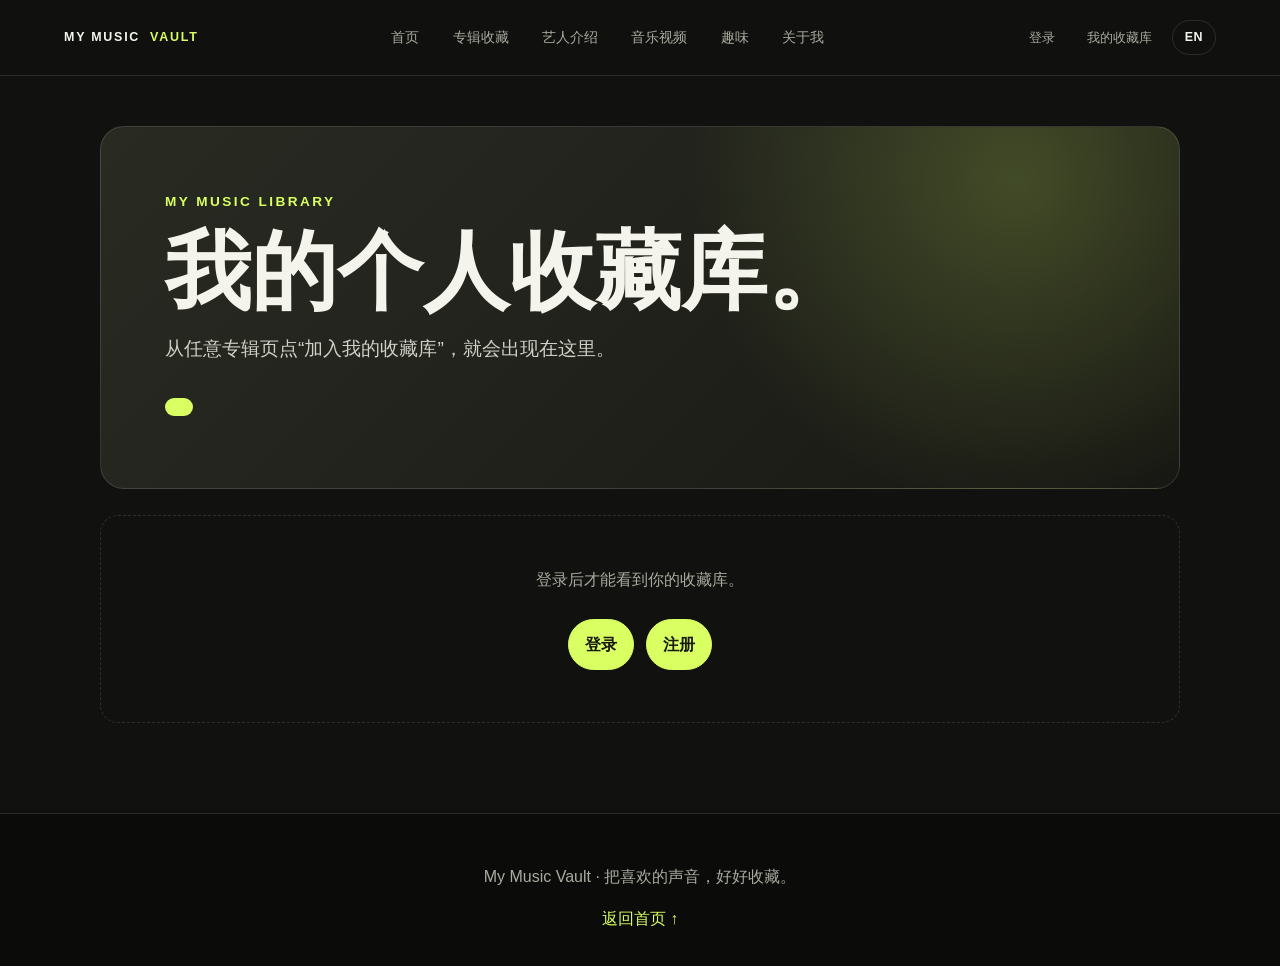
<file: library.html>
<!DOCTYPE html>
<html lang="zh-CN">
<head>
  <meta charset="UTF-8">
  <meta name="viewport" content="width=device-width, initial-scale=1.0">
  <title>我的收藏库 | My Music Vault</title>
  <link rel="stylesheet" href="style.css">
  <link rel="icon" href="favicon-32.png" sizes="32x32">
  <link rel="apple-touch-icon" href="apple-touch-icon.png">
  <meta property="og:title" content="My Music Vault">
  <meta property="og:description" content="A home for the albums, artists and sounds I love.">
  <meta property="og:image" content="https://ritabitta.github.io/music-collection/images/og-image.jpg">
  <meta property="og:url" content="https://ritabitta.github.io/music-collection/">
  <meta property="og:type" content="website">
  <meta name="twitter:card" content="summary_large_image">


  <style>
    :root {
      --bg: #11120f;
      --panel: #1c1e19;
      --text: #f4f3ec;
      --muted: #aaa99f;
      --lime: #d9ff62;
      --line: rgba(255, 255, 255, .12);
    }

    * { box-sizing: border-box; }

    body {
      margin: 0;
      background: var(--bg);
      color: var(--text);
      font-family: Arial, "Microsoft YaHei", sans-serif;
    }

    a { color: inherit; }

    main {
      width: min(1080px, calc(100% - 40px));
      margin: 0 auto;
      padding: 50px 0 90px;
    }

    .intro {
      padding: clamp(26px, 6vw, 64px);
      border: 1px solid var(--line);
      border-radius: 24px;
      background:
        radial-gradient(circle at 85% 15%, rgba(217, 255, 98, .2), transparent 34%),
        linear-gradient(135deg, #292b23, #171813);
    }

    .eyebrow {
      color: var(--lime);
      font-size: .85rem;
      font-weight: 700;
      letter-spacing: .18em;
    }

    h1 {
      margin: 16px 0;
      font-size: clamp(2.6rem, 7vw, 5.4rem);
      line-height: .98;
    }

    .intro p {
      max-width: 640px;
      color: #d1d0c7;
      font-size: clamp(1rem, 2vw, 1.2rem);
      line-height: 1.7;
    }

    .intro .who {
      display: inline-block;
      margin-top: 14px;
      padding: 9px 14px;
      border-radius: 999px;
      background: var(--lime);
      color: #171810;
      font-weight: 700;
    }

    .toolbar {
      display: flex;
      flex-wrap: wrap;
      gap: 12px;
      align-items: center;
      margin: 26px 0 18px;
    }

    .toolbar a, .toolbar button {
      padding: 11px 16px;
      border: 1px solid var(--lime);
      border-radius: 999px;
      background: var(--lime);
      color: #171810;
      font-weight: 700;
      text-decoration: none;
      cursor: pointer;
    }

    .toolbar button.ghost {
      background: transparent;
      color: var(--text);
      border-color: var(--line);
    }

    .count { color: var(--muted); }

    .album-grid {
      display: grid;
      grid-template-columns: repeat(3, minmax(0, 1fr));
      gap: 18px;
    }

    .album-card {
      display: flex;
      gap: 14px;
      align-items: center;
      padding: 14px;
      border: 1px solid var(--line);
      border-radius: 16px;
      background: var(--panel);
    }

    .cover {
      flex: 0 0 74px;
      width: 74px;
      aspect-ratio: 1;
      border-radius: 12px;
      overflow: hidden;
      display: grid;
      place-items: center;
      background: linear-gradient(135deg, #d9ff62, #ff805e);
      color: #171810;
      font-weight: 900;
      font-size: 1.6rem;
    }

    .cover img { width: 100%; height: 100%; object-fit: cover; }

    .info { min-width: 0; flex: 1; }
    .info h2 { margin: 0 0 5px; font-size: 1.05rem; overflow-wrap: anywhere; }
    .info p { margin: 0; color: var(--muted); font-size: .88rem; }

    .remove {
      border: 1px solid var(--line);
      border-radius: 999px;
      background: transparent;
      color: var(--muted);
      padding: 8px 11px;
      cursor: pointer;
      font-size: .82rem;
      white-space: nowrap;
    }

    .remove:hover { color: var(--coral, #ff805e); border-color: var(--coral, #ff805e); }

    .empty {
      padding: 34px;
      border: 1px dashed var(--line);
      border-radius: 18px;
      color: var(--muted);
      line-height: 1.7;
      text-align: center;
    }

    @media (max-width: 760px) {
      main { width: calc(100% - 28px); padding-top: 24px; }
      .album-grid { grid-template-columns: 1fr; }
    }
  </style>
</head>

<body>
  <div id="nav-placeholder"></div>

  <main>
    <section class="intro">
      <div class="eyebrow" data-i18n="auth.library.eyebrow">MY MUSIC LIBRARY</div>
      <h1 data-i18n="auth.library.title">我的个人收藏库。</h1>
      <p data-i18n="auth.library.intro">从任意专辑页点“加入我的收藏库”，就会出现在这里。</p>
      <span class="who" id="who-badge" hidden></span>
    </section>

    <!-- 未登录提示 -->
    <section id="guest-state" hidden>
      <div class="empty" style="margin-top:26px;">
        <p data-i18n="auth.library.guest">登录后才能看到你的收藏库。</p>
        <div class="toolbar" style="justify-content:center;">
          <a href="login.html" data-i18n="nav.login">登录</a>
          <a href="register.html" data-i18n="nav.register">注册</a>
        </div>
      </div>
    </section>

    <!-- 已登录 -->
    <div id="user-state" hidden>
      <div class="toolbar">
        <a href="albums.html" data-i18n="auth.library.browse">浏览专辑 ↗</a>
        <button id="logout-button" type="button" class="ghost" data-i18n="auth.library.logout">退出登录</button>
        <span class="count" id="count"></span>
      </div>

      <section class="album-grid" id="album-grid" aria-label="收藏的专辑"></section>
      <div class="empty" id="empty-state" hidden data-i18n="auth.library.empty">你的收藏库还是空的。去专辑页点“加入我的收藏库”吧。</div>
    </div>
  </main>

  <div id="footer-placeholder"></div>

  <script src="js/i18n.js"></script>
  <script src="js/auth.js"></script>
  <script src="nav.js"></script>
  <script src="js/albums-data.js"></script>

  <script>
    const I18N = window.I18N;
    const vault = window.MUSIC_VAULT;
    const albums = vault?.albums || [];
    const user = window.Auth.currentUser();

    const guestState = document.getElementById("guest-state");
    const userState = document.getElementById("user-state");
    const grid = document.getElementById("album-grid");
    const emptyState = document.getElementById("empty-state");
    const count = document.getElementById("count");
    const whoBadge = document.getElementById("who-badge");

    if (!user) {
      guestState.hidden = false;
    } else {
      whoBadge.hidden = false;
      whoBadge.textContent = I18N.pick("你好，" + user + " 的收藏库", user + "'s library");
      userState.hidden = false;

      const favIds = window.Auth.favorites(user);
      const favAlbums = albums.filter(a => favIds.indexOf(String(a.id)) !== -1);

      count.textContent = I18N.pick(`已收藏 ${favAlbums.length} 张专辑`, `${favAlbums.length} albums saved`);
      emptyState.hidden = favAlbums.length !== 0;

      favAlbums.forEach(album => {
        const card = document.createElement("article");
        card.className = "album-card";

        const cover = document.createElement("div");
        cover.className = "cover";
        if (album.cover) {
          const img = document.createElement("img");
          img.src = album.cover;
          img.alt = album.title + " 专辑封面";
          img.onerror = () => { img.remove(); cover.textContent = (album.title || "♫").slice(0, 1); };
          cover.appendChild(img);
        } else {
          cover.textContent = (album.title || "♫").slice(0, 1);
        }

        const info = document.createElement("div");
        info.className = "info";
        const title = document.createElement("h2");
        title.textContent = I18N.pick(album.title, album.titleEn);
        const artist = document.createElement("p");
        artist.textContent = I18N.pick(album.artist, (vault.artists.find(a => a.id === album.artistId) || {}).nameEn);
        info.append(title, artist);

        const remove = document.createElement("button");
        remove.type = "button";
        remove.className = "remove";
        remove.textContent = I18N.pick("移除", "Remove");
        remove.addEventListener("click", () => {
          window.Auth.toggleFavorite(album.id);
          window.location.reload();
        });

        card.append(cover, info, remove);
        // 整卡可点击进入专辑
        card.style.cursor = "pointer";
        card.addEventListener("click", (e) => {
          if (e.target === remove) return;
          window.location.href = "album.html?id=" + encodeURIComponent(album.id);
        });
        grid.appendChild(card);
      });
    }

    document.getElementById("logout-button").addEventListener("click", () => {
      window.Auth.logout();
      window.location.href = "index.html";
    });
  </script>
</body>
</html>
</file>
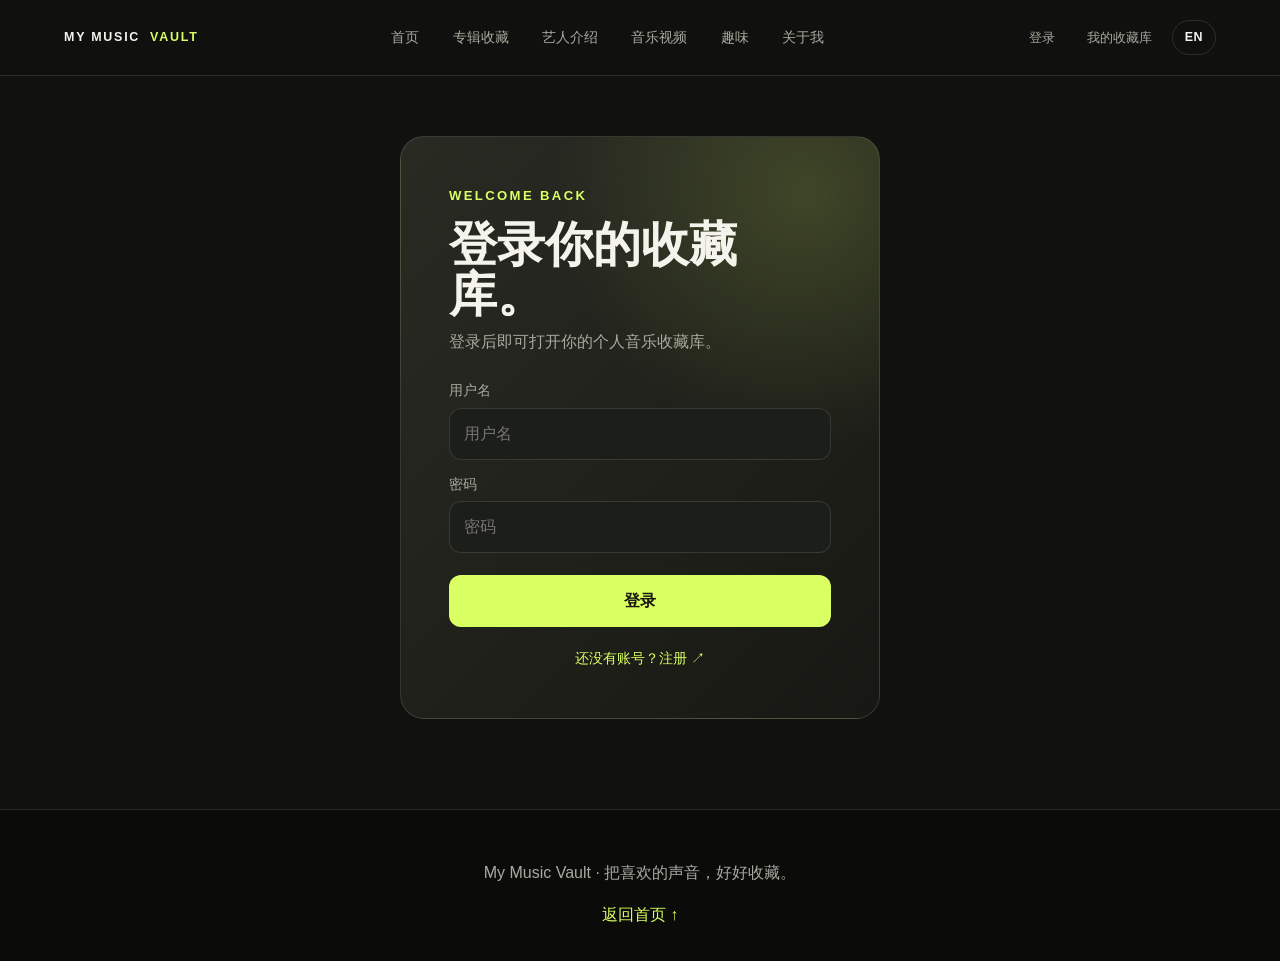
<file: login.html>
<!DOCTYPE html>
<html lang="zh-CN">
<head>
  <meta charset="UTF-8">
  <meta name="viewport" content="width=device-width, initial-scale=1.0">
  <title>登录 | My Music Vault</title>
  <link rel="stylesheet" href="style.css">
  <link rel="icon" href="favicon-32.png" sizes="32x32">
  <link rel="apple-touch-icon" href="apple-touch-icon.png">
  <meta property="og:title" content="My Music Vault">
  <meta property="og:description" content="A home for the albums, artists and sounds I love.">
  <meta property="og:image" content="https://ritabitta.github.io/music-collection/images/og-image.jpg">
  <meta property="og:url" content="https://ritabitta.github.io/music-collection/">
  <meta property="og:type" content="website">
  <meta name="twitter:card" content="summary_large_image">


  <style>
    :root {
      --bg: #11120f;
      --panel: #1c1e19;
      --text: #f4f3ec;
      --muted: #aaa99f;
      --lime: #d9ff62;
      --line: rgba(255, 255, 255, .12);
    }

    * { box-sizing: border-box; }

    body {
      margin: 0;
      background: var(--bg);
      color: var(--text);
      font-family: Arial, "Microsoft YaHei", sans-serif;
    }

    a { color: inherit; }

    main {
      width: min(480px, calc(100% - 40px));
      margin: 0 auto;
      padding: 60px 0 90px;
    }

    .auth-card {
      padding: clamp(26px, 5vw, 48px);
      border: 1px solid var(--line);
      border-radius: 24px;
      background:
        radial-gradient(circle at 85% 10%, rgba(217, 255, 98, .16), transparent 38%),
        linear-gradient(135deg, #292b23, #171813);
    }

    .eyebrow {
      color: var(--lime);
      font-size: .82rem;
      font-weight: 700;
      letter-spacing: .18em;
    }

    h1 {
      margin: 14px 0 8px;
      font-size: clamp(2rem, 6vw, 3rem);
      line-height: 1.05;
    }

    .intro {
      margin: 0 0 26px;
      color: var(--muted);
      line-height: 1.6;
    }

    label {
      display: block;
      margin: 14px 0 6px;
      color: var(--muted);
      font-size: .85rem;
    }

    input {
      width: 100%;
      min-height: 50px;
      padding: 12px 14px;
      border: 1px solid var(--line);
      border-radius: 12px;
      background: var(--panel);
      color: var(--text);
      font: inherit;
      outline: none;
    }

    input:focus {
      border-color: var(--lime);
      box-shadow: 0 0 0 3px rgba(217, 255, 98, .12);
    }

    button[type="submit"] {
      width: 100%;
      min-height: 52px;
      margin-top: 22px;
      border: 0;
      border-radius: 12px;
      background: var(--lime);
      color: #171810;
      font-weight: 800;
      font-size: 1rem;
      cursor: pointer;
    }

    .switch {
      display: block;
      margin-top: 20px;
      text-align: center;
      color: var(--lime);
      text-decoration: none;
      font-size: .9rem;
    }

    .message {
      margin-top: 16px;
      padding: 12px 14px;
      border-radius: 10px;
      font-size: .9rem;
      line-height: 1.5;
    }

    .message.error { background: #3a2320; color: #ffb9a8; }
    .message.ok { background: #223526; color: #c9f0b0; }
  </style>
</head>

<body>
  <div id="nav-placeholder"></div>

  <main>
    <section class="auth-card">
      <div class="eyebrow" data-i18n="auth.login.eyebrow">WELCOME BACK</div>
      <h1 data-i18n="auth.login.title">登录你的收藏库。</h1>
      <p class="intro" data-i18n="auth.login.intro">登录后即可打开你的个人音乐收藏库。</p>

      <form id="login-form" novalidate>
        <label for="username" data-i18n="auth.username">用户名</label>
        <input id="username" name="username" type="text" autocomplete="username" data-i18n-ph="auth.username-ph" placeholder="用户名">

        <label for="password" data-i18n="auth.password">密码</label>
        <input id="password" name="password" type="password" autocomplete="current-password" data-i18n-ph="auth.password-ph" placeholder="密码">

        <button type="submit" data-i18n="auth.login.submit">登录</button>
      </form>

      <div class="message" id="message" hidden></div>
      <a class="switch" href="register.html" data-i18n="auth.login.to-register">还没有账号？注册 ↗</a>
    </section>
  </main>

  <div id="footer-placeholder"></div>

  <script src="js/i18n.js"></script>
  <script src="js/auth.js"></script>
  <script src="nav.js"></script>

  <script>
    const I18N = window.I18N;
    const form = document.getElementById("login-form");
    const message = document.getElementById("message");

    form.addEventListener("submit", (e) => {
      e.preventDefault();
      const username = document.getElementById("username").value.trim();
      const password = document.getElementById("password").value;
      const res = window.Auth.login(username, password);

      message.hidden = false;
      if (res.ok) {
        message.className = "message ok";
        message.textContent = I18N.pick("登录成功，正在进入你的收藏库…", "Logged in — opening your library…");
        setTimeout(() => { window.location.href = "library.html"; }, 500);
      } else {
        message.className = "message error";
        message.textContent = res.message;
      }
    });
  </script>
</body>
</html>
</file>
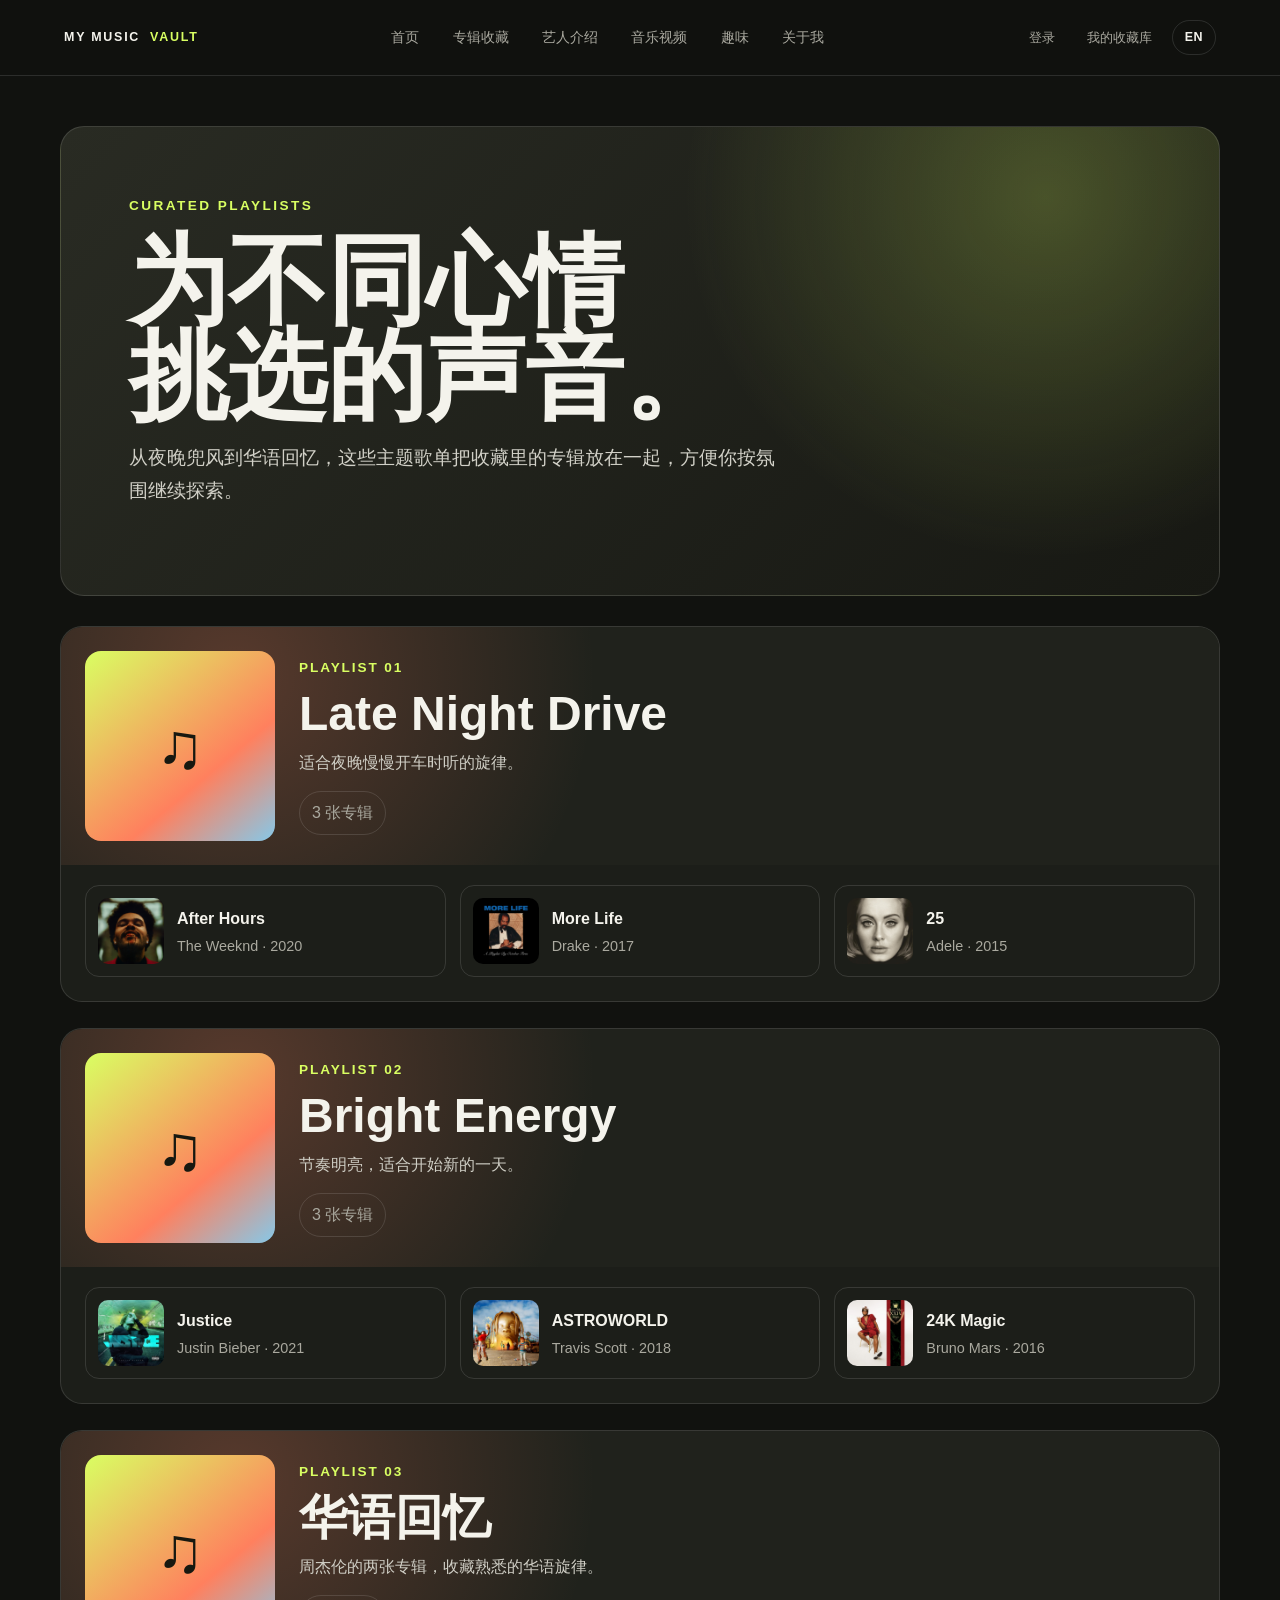
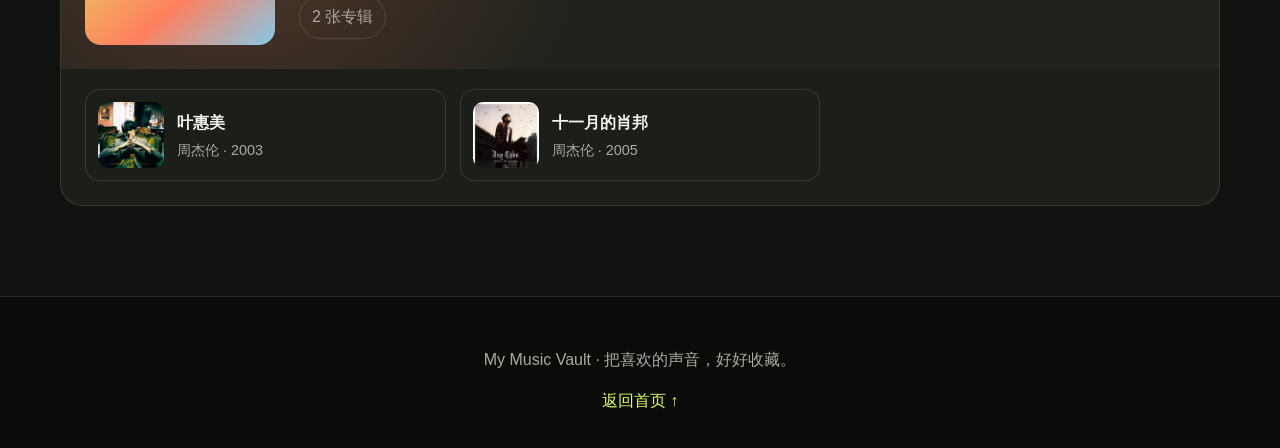
<file: playlists.html>
<!DOCTYPE html>
<html lang="zh-CN">
<head>
  <meta charset="UTF-8">
  <meta name="viewport" content="width=device-width, initial-scale=1.0">
  <title>主题歌单 | My Music Vault</title>
  <link rel="stylesheet" href="style.css">
  <link rel="icon" href="favicon-32.png" sizes="32x32">
  <link rel="apple-touch-icon" href="apple-touch-icon.png">
  <meta property="og:title" content="My Music Vault">
  <meta property="og:description" content="A home for the albums, artists and sounds I love.">
  <meta property="og:image" content="https://ritabitta.github.io/music-collection/images/og-image.jpg">
  <meta property="og:url" content="https://ritabitta.github.io/music-collection/">
  <meta property="og:type" content="website">
  <meta name="twitter:card" content="summary_large_image">


  <style>
    :root {
      --bg: #11120f;
      --panel: #1c1e19;
      --text: #f4f3ec;
      --muted: #aaa99f;
      --lime: #d9ff62;
      --line: rgba(255, 255, 255, .12);
    }

    * { box-sizing: border-box; }

    body {
      margin: 0;
      background: var(--bg);
      color: var(--text);
      font-family: Arial, "Microsoft YaHei", sans-serif;
    }

    main {
      width: min(1160px, calc(100% - 40px));
      margin: 0 auto;
      padding: 50px 0 90px;
    }

    .intro {
      padding: clamp(28px, 6vw, 68px);
      border: 1px solid var(--line);
      border-radius: 24px;
      background:
        radial-gradient(circle at 85% 15%, rgba(217,255,98,.23), transparent 34%),
        linear-gradient(135deg, #292b23, #171813);
    }

    .eyebrow {
      color: var(--lime);
      font-size: .85rem;
      font-weight: 700;
      letter-spacing: .18em;
    }

    h1 {
      margin: 16px 0;
      font-size: clamp(2.8rem, 8vw, 6.2rem);
      line-height: .96;
    }

    .intro p {
      max-width: 650px;
      color: #d1d0c7;
      font-size: clamp(1rem, 2vw, 1.2rem);
      line-height: 1.7;
    }

    .playlist-list {
      display: grid;
      gap: 26px;
      margin-top: 30px;
    }

    .playlist {
      overflow: hidden;
      border: 1px solid var(--line);
      border-radius: 22px;
      background: var(--panel);
    }

    .playlist-header {
      display: grid;
      grid-template-columns: 190px 1fr;
      gap: 24px;
      align-items: center;
      padding: 24px;
      background:
        radial-gradient(circle at 15% 20%, rgba(255,128,94,.25), transparent 36%),
        #20221c;
    }

    .playlist-art {
      display: grid;
      aspect-ratio: 1;
      place-items: center;
      border-radius: 16px;
      background: linear-gradient(140deg, #d9ff62, #ff805e 65%, #86c8e8);
      color: #171810;
      font-size: 4rem;
      font-weight: 900;
    }

    .playlist-number {
      color: var(--lime);
      font-size: .85rem;
      font-weight: 700;
      letter-spacing: .14em;
    }

    .playlist h2 {
      margin: 10px 0;
      font-size: clamp(1.8rem, 4vw, 3rem);
      line-height: 1.05;
      overflow-wrap: anywhere;
    }

    .playlist-description {
      max-width: 600px;
      margin: 0;
      color: #cfcec5;
      line-height: 1.7;
    }

    .playlist-count {
      display: inline-block;
      margin-top: 15px;
      padding: 8px 12px;
      border: 1px solid var(--line);
      border-radius: 999px;
      color: var(--muted);
    }

    .album-list {
      display: grid;
      grid-template-columns: repeat(3, minmax(0, 1fr));
      gap: 14px;
      padding: 20px 24px 24px;
    }

    .album-card {
      display: flex;
      gap: 13px;
      align-items: center;
      min-width: 0;
      padding: 12px;
      border: 1px solid var(--line);
      border-radius: 14px;
      color: var(--text);
      text-decoration: none;
      transition: border-color .2s ease, transform .2s ease;
    }

    .album-card:hover {
      transform: translateY(-3px);
      border-color: var(--lime);
    }

    .album-cover {
      flex: 0 0 66px;
      width: 66px;
      aspect-ratio: 1;
      overflow: hidden;
      display: grid;
      place-items: center;
      border-radius: 10px;
      background: linear-gradient(135deg, #d9ff62, #ff805e);
      color: #171810;
      font-size: 1.8rem;
      font-weight: 900;
    }

    .album-cover img {
      width: 100%;
      height: 100%;
      object-fit: cover;
    }

    .album-info {
      min-width: 0;
    }

    .album-info h3 {
      margin: 0 0 5px;
      font-size: 1rem;
      overflow-wrap: anywhere;
    }

    .album-info p {
      margin: 0;
      color: var(--muted);
      font-size: .9rem;
      line-height: 1.4;
    }

    .empty-state {
      margin-top: 24px;
      padding: 24px;
      border: 1px dashed var(--line);
      border-radius: 16px;
      color: var(--muted);
      line-height: 1.7;
    }

    @media (max-width: 850px) {
      .album-list { grid-template-columns: repeat(2, minmax(0, 1fr)); }
    }

    @media (max-width: 600px) {
      main {
        width: calc(100% - 28px);
        padding-top: 24px;
      }

      .playlist-header {
        grid-template-columns: 110px 1fr;
        gap: 16px;
        padding: 16px;
      }

      .playlist-art { font-size: 2.8rem; }
      .album-list { grid-template-columns: 1fr; padding: 14px; }
    }

    @media (max-width: 390px) {
      .playlist-header { grid-template-columns: 1fr; }
      .playlist-art { width: 110px; }
    }
  </style>
</head>

<body>
  <div id="nav-placeholder"></div>

  <main>
    <section class="intro">
      <div class="eyebrow">CURATED PLAYLISTS</div>
      <h1 data-i18n-html="playlists.title">为不同心情<br>挑选的声音。</h1>
      <p data-i18n="playlists.intro">从夜晚兜风到华语回忆，这些主题歌单把收藏里的专辑放在一起，方便你按氛围继续探索。</p>
    </section>

    <section class="playlist-list" id="playlist-list" aria-label="主题歌单"></section>

    <div class="empty-state" id="empty-state" hidden>
      没有读取到歌单。请确认 `js/albums-data.js` 中存在 `playlists` 数据。
    </div>
  </main>

  <div id="footer-placeholder"></div>

  <script src="js/i18n.js"></script>
  <script src="js/auth.js"></script>
  <script src="nav.js"></script>
  <script src="js/albums-data.js"></script>

  <script>
    const I18N = window.I18N;
    const playlists = window.MUSIC_VAULT?.playlists || [];
    const albums = window.MUSIC_VAULT?.albums || [];
    const allArtists = window.MUSIC_VAULT?.artists || [];
    const list = document.getElementById("playlist-list");
    const emptyState = document.getElementById("empty-state");

    if (playlists.length === 0) {
      emptyState.hidden = false;
    } else {
      playlists.forEach((playlist, index) => {
        const section = document.createElement("article");
        section.className = "playlist";

        const header = document.createElement("div");
        header.className = "playlist-header";

        const art = document.createElement("div");
        art.className = "playlist-art";
        art.textContent = "♫";

        const heading = document.createElement("div");

        const number = document.createElement("div");
        number.className = "playlist-number";
        number.textContent = `PLAYLIST ${String(index + 1).padStart(2, "0")}`;

        const title = document.createElement("h2");
        title.textContent = I18N.pick(playlist.title, playlist.titleEn) || I18N.pick("未命名歌单", "Untitled playlist");

        const description = document.createElement("p");
        description.className = "playlist-description";
        description.textContent = I18N.pick(playlist.description, playlist.descriptionEn) || I18N.pick("这张歌单还没有介绍。", "No description yet.");

        const playlistAlbums = albums.filter(album =>
          Array.isArray(playlist.albumIds) && playlist.albumIds.includes(album.id)
        );

        const count = document.createElement("span");
        count.className = "playlist-count";
        count.textContent = I18N.pick(`${playlistAlbums.length} 张专辑`, `${playlistAlbums.length} albums`);

        heading.append(number, title, description, count);
        header.append(art, heading);

        const albumList = document.createElement("div");
        albumList.className = "album-list";

        if (playlistAlbums.length === 0) {
          const message = document.createElement("div");
          message.className = "empty-state";
          message.textContent = "这张歌单还没有匹配到专辑。请检查 playlist 中的 albumIds 是否和专辑 id 一致。";
          albumList.appendChild(message);
        } else {
          playlistAlbums.forEach(album => {
            const link = document.createElement("a");
            link.className = "album-card";
            link.href = `album.html?id=${encodeURIComponent(album.id)}`;

            const cover = document.createElement("div");
            cover.className = "album-cover";

            if (album.cover) {
              const image = document.createElement("img");
              image.src = album.cover;
              image.alt = `${album.title} 专辑封面`;
              image.onerror = () => {
                cover.textContent = (album.title || "♫").slice(0, 1);
              };
              cover.appendChild(image);
            } else {
              cover.textContent = (album.title || "♫").slice(0, 1);
            }

            const info = document.createElement("div");
            info.className = "album-info";

            const albumTitle = document.createElement("h3");
            albumTitle.textContent = I18N.pick(album.title, album.titleEn) || I18N.pick("未命名专辑", "Untitled album");

            const artist = document.createElement("p");
            const artistLabel = I18N.pick(album.artist || "未知艺人", (allArtists.find(a => a.id === album.artistId) || {}).nameEn || "Unknown artist");
            const yearLabel = album.year || I18N.pick("年份未知", "Unknown year");
            artist.textContent = `${artistLabel} · ${yearLabel}`;

            info.append(albumTitle, artist);
            link.append(cover, info);
            albumList.appendChild(link);
          });
        }

        section.append(header, albumList);
        list.appendChild(section);
      });
    }
  </script>
</body>
</html>
</file>
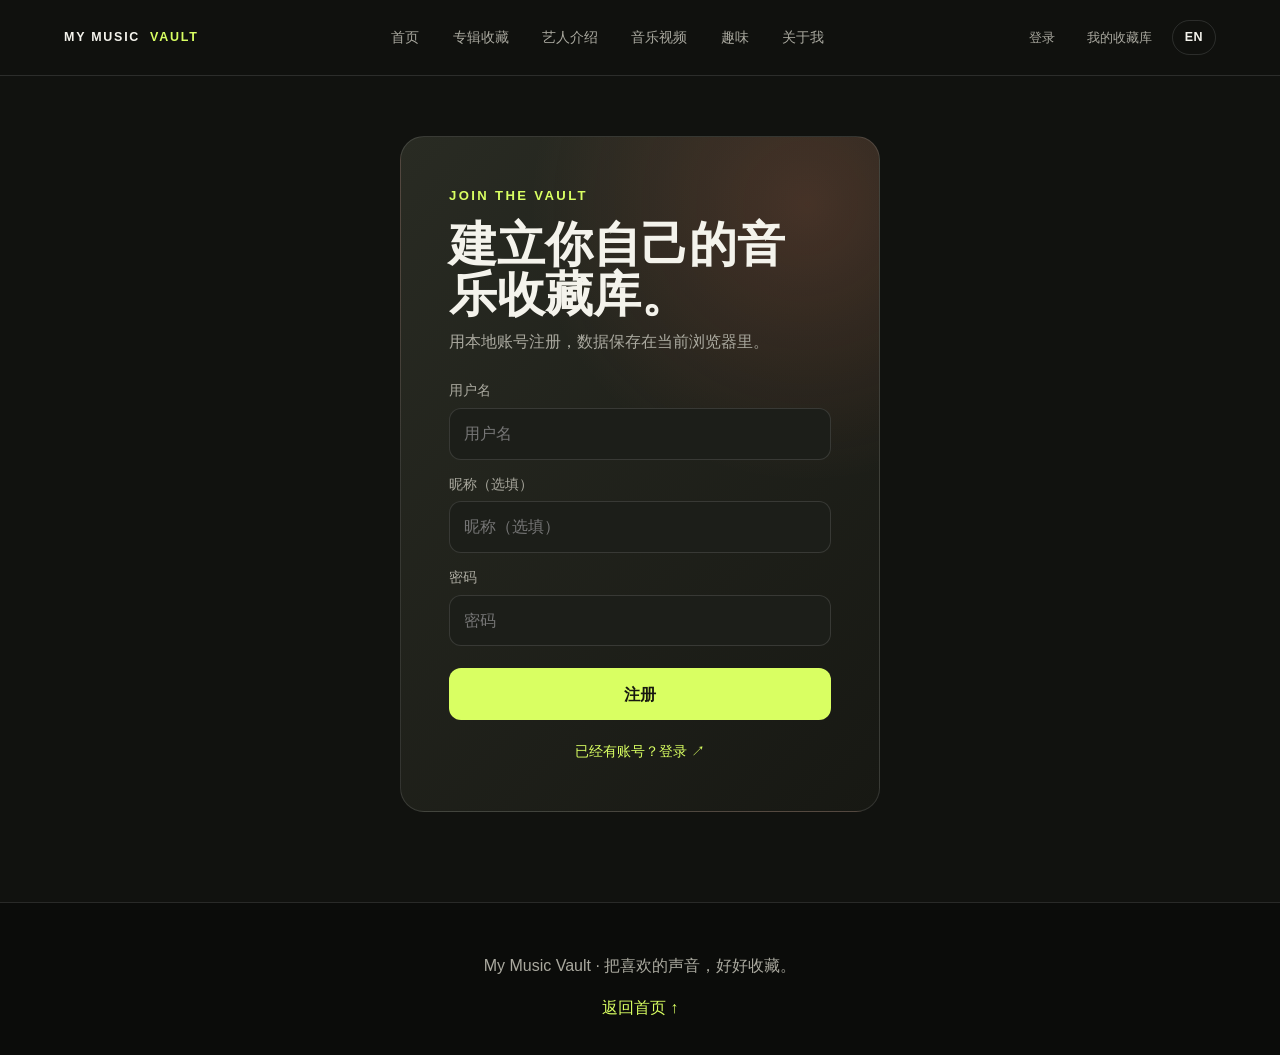
<file: register.html>
<!DOCTYPE html>
<html lang="zh-CN">
<head>
  <meta charset="UTF-8">
  <meta name="viewport" content="width=device-width, initial-scale=1.0">
  <title>注册 | My Music Vault</title>
  <link rel="stylesheet" href="style.css">
  <link rel="icon" href="favicon-32.png" sizes="32x32">
  <link rel="apple-touch-icon" href="apple-touch-icon.png">
  <meta property="og:title" content="My Music Vault">
  <meta property="og:description" content="A home for the albums, artists and sounds I love.">
  <meta property="og:image" content="https://ritabitta.github.io/music-collection/images/og-image.jpg">
  <meta property="og:url" content="https://ritabitta.github.io/music-collection/">
  <meta property="og:type" content="website">
  <meta name="twitter:card" content="summary_large_image">


  <style>
    :root {
      --bg: #11120f;
      --panel: #1c1e19;
      --text: #f4f3ec;
      --muted: #aaa99f;
      --lime: #d9ff62;
      --line: rgba(255, 255, 255, .12);
    }

    * { box-sizing: border-box; }

    body {
      margin: 0;
      background: var(--bg);
      color: var(--text);
      font-family: Arial, "Microsoft YaHei", sans-serif;
    }

    a { color: inherit; }

    main {
      width: min(480px, calc(100% - 40px));
      margin: 0 auto;
      padding: 60px 0 90px;
    }

    .auth-card {
      padding: clamp(26px, 5vw, 48px);
      border: 1px solid var(--line);
      border-radius: 24px;
      background:
        radial-gradient(circle at 85% 10%, rgba(255, 128, 94, .16), transparent 38%),
        linear-gradient(135deg, #292b23, #171813);
    }

    .eyebrow {
      color: var(--lime);
      font-size: .82rem;
      font-weight: 700;
      letter-spacing: .18em;
    }

    h1 {
      margin: 14px 0 8px;
      font-size: clamp(2rem, 6vw, 3rem);
      line-height: 1.05;
    }

    .intro {
      margin: 0 0 26px;
      color: var(--muted);
      line-height: 1.6;
    }

    label {
      display: block;
      margin: 14px 0 6px;
      color: var(--muted);
      font-size: .85rem;
    }

    input {
      width: 100%;
      min-height: 50px;
      padding: 12px 14px;
      border: 1px solid var(--line);
      border-radius: 12px;
      background: var(--panel);
      color: var(--text);
      font: inherit;
      outline: none;
    }

    input:focus {
      border-color: var(--lime);
      box-shadow: 0 0 0 3px rgba(217, 255, 98, .12);
    }

    button[type="submit"] {
      width: 100%;
      min-height: 52px;
      margin-top: 22px;
      border: 0;
      border-radius: 12px;
      background: var(--lime);
      color: #171810;
      font-weight: 800;
      font-size: 1rem;
      cursor: pointer;
    }

    .switch {
      display: block;
      margin-top: 20px;
      text-align: center;
      color: var(--lime);
      text-decoration: none;
      font-size: .9rem;
    }

    .message {
      margin-top: 16px;
      padding: 12px 14px;
      border-radius: 10px;
      font-size: .9rem;
      line-height: 1.5;
    }

    .message.error { background: #3a2320; color: #ffb9a8; }
    .message.ok { background: #223526; color: #c9f0b0; }
  </style>
</head>

<body>
  <div id="nav-placeholder"></div>

  <main>
    <section class="auth-card">
      <div class="eyebrow" data-i18n="auth.register.eyebrow">JOIN THE VAULT</div>
      <h1 data-i18n="auth.register.title">建立你自己的音乐收藏库。</h1>
      <p class="intro" data-i18n="auth.register.intro">用本地账号注册，数据保存在当前浏览器里。</p>

      <form id="register-form" novalidate>
        <label for="username" data-i18n="auth.username">用户名</label>
        <input id="username" name="username" type="text" autocomplete="username" data-i18n-ph="auth.username-ph" placeholder="用户名">

        <label for="name" data-i18n="auth.nickname">昵称（选填）</label>
        <input id="name" name="name" type="text" autocomplete="nickname" data-i18n-ph="auth.name-ph" placeholder="昵称（选填）">

        <label for="password" data-i18n="auth.password">密码</label>
        <input id="password" name="password" type="password" autocomplete="new-password" data-i18n-ph="auth.password-ph" placeholder="密码">

        <button type="submit" data-i18n="auth.register.submit">注册</button>
      </form>

      <div class="message" id="message" hidden></div>
      <a class="switch" href="login.html" data-i18n="auth.register.to-login">已经有账号？登录 ↗</a>
    </section>
  </main>

  <div id="footer-placeholder"></div>

  <script src="js/i18n.js"></script>
  <script src="js/auth.js"></script>
  <script src="nav.js"></script>

  <script>
    const I18N = window.I18N;
    const form = document.getElementById("register-form");
    const message = document.getElementById("message");

    form.addEventListener("submit", (e) => {
      e.preventDefault();
      const username = document.getElementById("username").value.trim();
      const name = document.getElementById("name").value.trim();
      const password = document.getElementById("password").value;
      const res = window.Auth.register(username, password, name);

      message.hidden = false;
      if (res.ok) {
        message.className = "message ok";
        message.textContent = I18N.pick("注册成功，正在进入你的收藏库…", "Signed up — opening your library…");
        setTimeout(() => { window.location.href = "library.html"; }, 500);
      } else {
        message.className = "message error";
        message.textContent = res.message;
      }
    });
  </script>
</body>
</html>
</file>
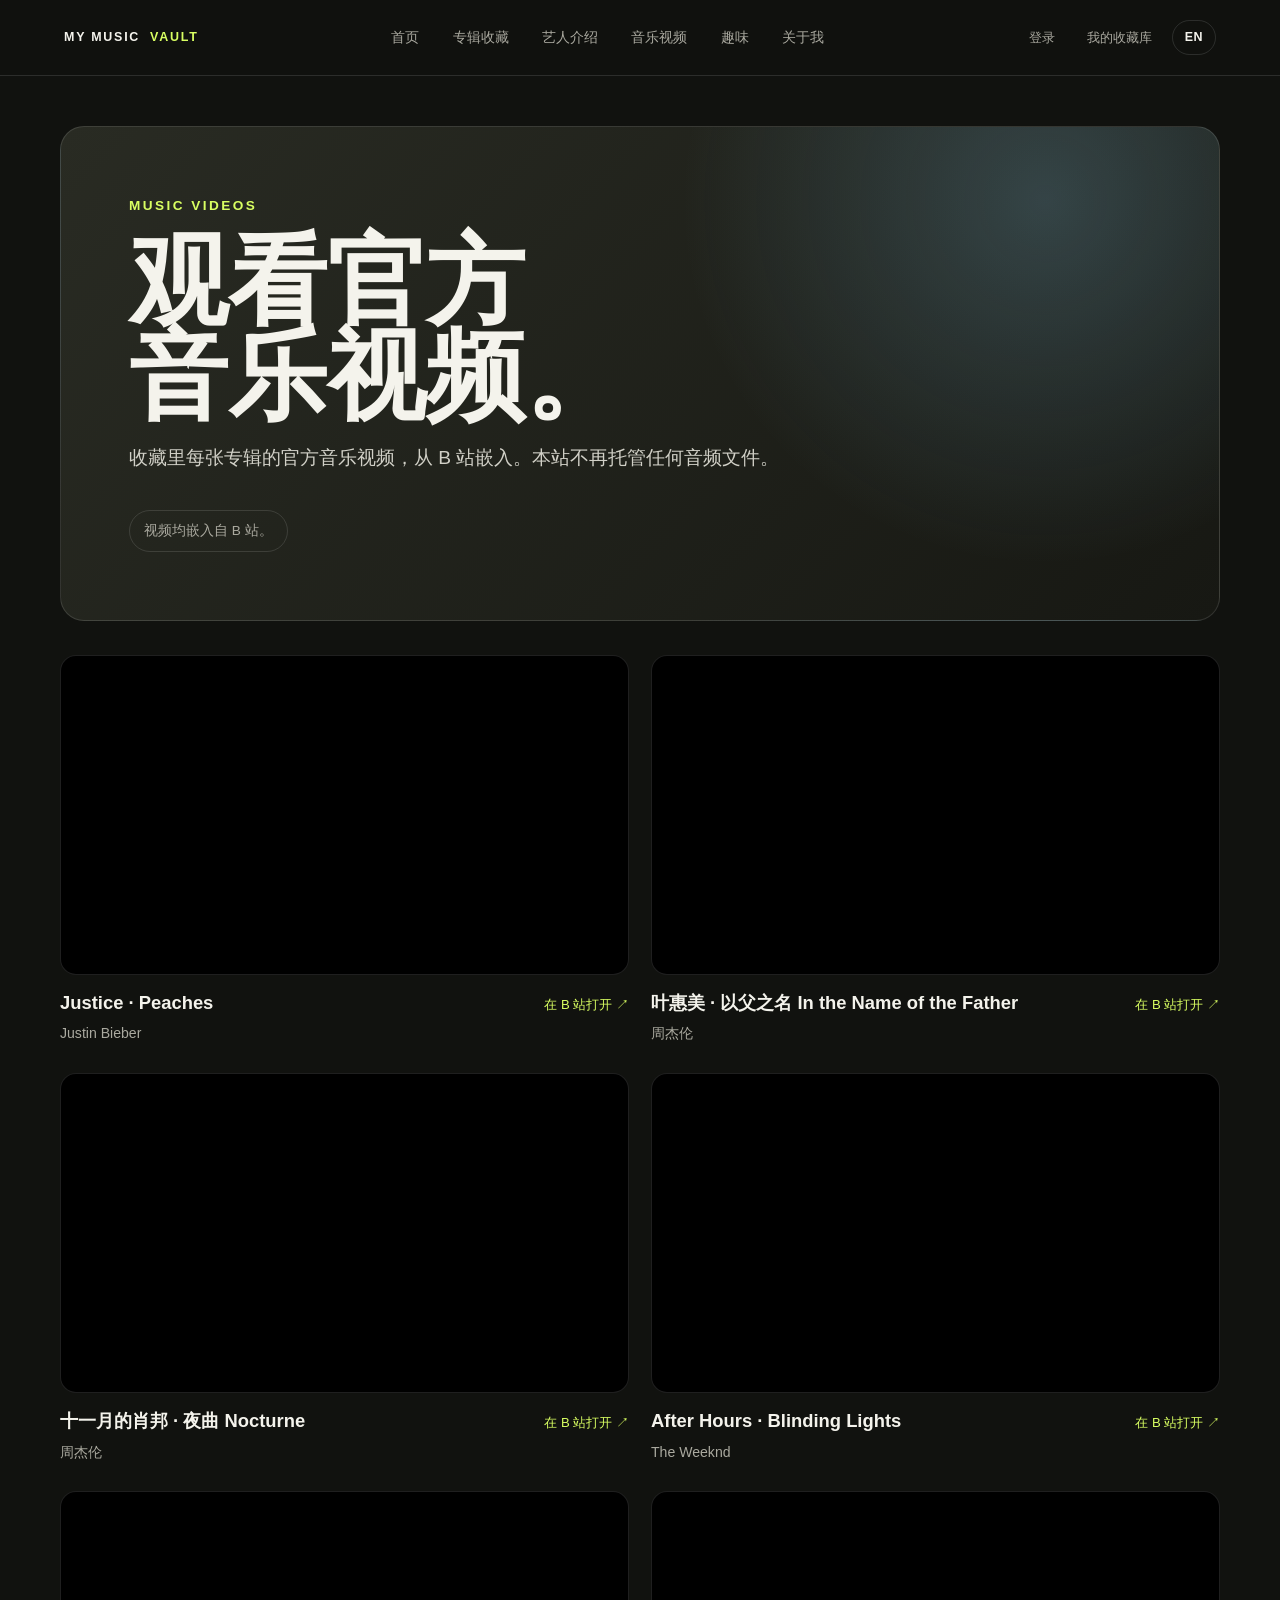
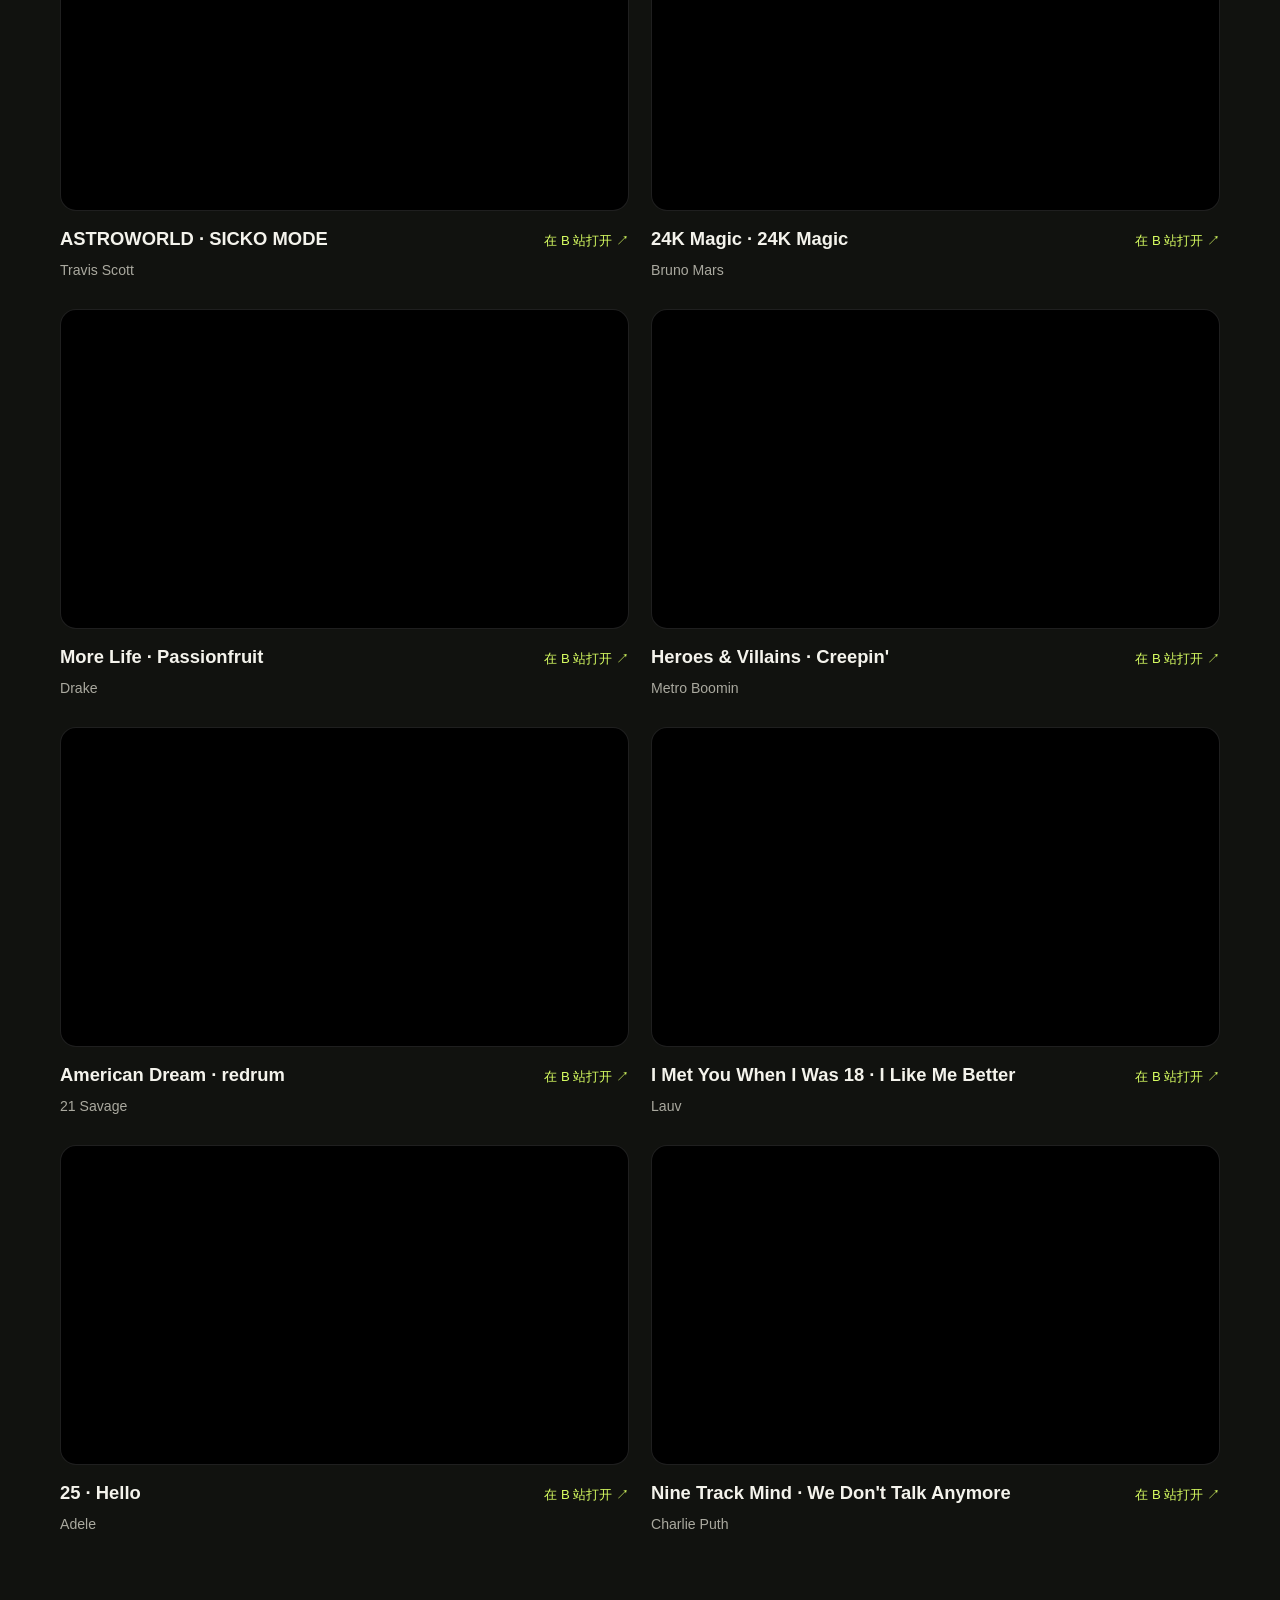
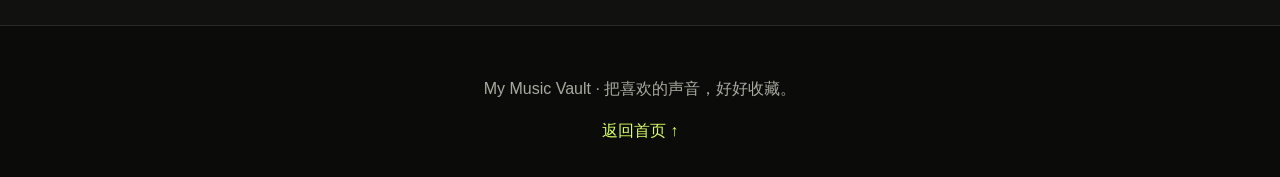
<file: videos.html>
<!DOCTYPE html>
<html lang="zh-CN">
<head>
  <meta charset="UTF-8">
  <meta name="viewport" content="width=device-width, initial-scale=1.0">
  <title>音乐视频 | My Music Vault</title>
  <link rel="stylesheet" href="style.css">
  <link rel="icon" href="favicon-32.png" sizes="32x32">
  <link rel="apple-touch-icon" href="apple-touch-icon.png">
  <meta property="og:title" content="My Music Vault">
  <meta property="og:description" content="A home for the albums, artists and sounds I love.">
  <meta property="og:image" content="https://ritabitta.github.io/music-collection/images/og-image.jpg">
  <meta property="og:url" content="https://ritabitta.github.io/music-collection/">
  <meta property="og:type" content="website">
  <meta name="twitter:card" content="summary_large_image">


  <style>
    :root {
      --bg: #11120f;
      --panel: #1c1e19;
      --text: #f4f3ec;
      --muted: #aaa99f;
      --lime: #d9ff62;
      --line: rgba(255, 255, 255, .12);
    }

    * { box-sizing: border-box; }

    body {
      margin: 0;
      background: var(--bg);
      color: var(--text);
      font-family: Arial, "Microsoft YaHei", sans-serif;
    }

    a { color: inherit; }

    main {
      width: min(1160px, calc(100% - 40px));
      margin: 0 auto;
      padding: 50px 0 90px;
    }

    .intro {
      padding: clamp(28px, 6vw, 68px);
      border: 1px solid var(--line);
      border-radius: 24px;
      background:
        radial-gradient(circle at 85% 15%, rgba(134, 200, 232, .22), transparent 34%),
        linear-gradient(135deg, #292b23, #171813);
    }

    .eyebrow {
      color: var(--lime);
      font-size: .85rem;
      font-weight: 700;
      letter-spacing: .18em;
    }

    h1 {
      margin: 16px 0;
      font-size: clamp(2.8rem, 8vw, 6.2rem);
      line-height: .96;
    }

    .intro p {
      max-width: 680px;
      color: #d1d0c7;
      font-size: clamp(1rem, 2vw, 1.2rem);
      line-height: 1.7;
    }

    .intro .note {
      display: inline-block;
      margin-top: 16px;
      padding: 9px 14px;
      border: 1px solid var(--line);
      border-radius: 999px;
      color: var(--muted);
      font-size: .85rem;
    }

    .video-grid {
      display: grid;
      grid-template-columns: repeat(2, minmax(0, 1fr));
      gap: 28px 22px;
      margin-top: 34px;
    }

    .video-card {
      min-width: 0;
    }

    .video-frame {
      position: relative;
      width: 100%;
      aspect-ratio: 16 / 9;
      overflow: hidden;
      border-radius: 16px;
      border: 1px solid var(--line);
      background: #000;
    }

    .video-frame iframe {
      display: block;
      width: 100%;
      height: 100%;
      border: 0;
    }

    .video-meta {
      display: flex;
      justify-content: space-between;
      align-items: baseline;
      gap: 12px;
      margin-top: 13px;
    }

    .video-meta h2 {
      margin: 0;
      font-size: 1.15rem;
      overflow-wrap: anywhere;
    }

    .video-meta p {
      margin: 5px 0 0;
      color: var(--muted);
      font-size: .88rem;
    }

    .video-meta a {
      color: var(--lime);
      font-size: .82rem;
      text-decoration: none;
      white-space: nowrap;
    }

    .video-meta a:hover { text-decoration: underline; }

    @media (max-width: 760px) {
      main {
        width: calc(100% - 28px);
        padding-top: 24px;
      }

      .video-grid { grid-template-columns: 1fr; }
    }
  </style>
</head>

<body>
  <div id="nav-placeholder"></div>

  <main>
    <section class="intro">
      <div class="eyebrow" data-i18n="videos.eyebrow">MUSIC VIDEOS</div>
      <h1 data-i18n-html="videos.title">观看官方<br>音乐视频。</h1>
      <p data-i18n="videos.intro">收藏里每张专辑的官方音乐视频，从 B 站嵌入。本站不再托管任何音频文件。</p>
      <span class="note" data-i18n="videos.note">视频均嵌入自 B 站。</span>
    </section>

    <section class="video-grid" id="video-grid" aria-label="音乐视频列表"></section>
  </main>

  <div id="footer-placeholder"></div>

  <script src="js/i18n.js"></script>
  <script src="js/auth.js"></script>
  <script src="nav.js"></script>
  <script src="js/albums-data.js"></script>

  <script>
    const I18N = window.I18N;
    const vault = window.MUSIC_VAULT;
    const albums = vault?.albums || [];
    const grid = document.getElementById("video-grid");

    albums.forEach(album => {
      if (!album.videoId) return;

      const card = document.createElement("article");
      card.className = "video-card";

      const frame = document.createElement("div");
      frame.className = "video-frame";
      const iframe = document.createElement("iframe");
      iframe.src = window.biliEmbed(album.videoId);
      iframe.title = `${album.title} ${album.videoTitle || ""}`;
      iframe.loading = "lazy";
      iframe.setAttribute("allow", "accelerometer; autoplay; clipboard-write; encrypted-media; gyroscope; picture-in-picture");
      iframe.setAttribute("allowfullscreen", "");
      frame.appendChild(iframe);

      const meta = document.createElement("div");
      meta.className = "video-meta";

      const info = document.createElement("div");
      const title = document.createElement("h2");
      title.textContent = `${I18N.pick(album.title, album.titleEn)} · ${album.videoTitle || ""}`;
      const artist = document.createElement("p");
      artist.textContent = I18N.pick(album.artist, (vault.artists.find(a => a.id === album.artistId) || {}).nameEn);
      info.append(title, artist);

      const link = document.createElement("a");
      link.href = window.biliSearch(`${album.artist} ${album.videoTitle}`);
      link.target = "_blank";
      link.rel = "noopener";
      link.textContent = I18N.pick("在 B 站打开 ↗", "Open on Bilibili ↗");

      meta.append(info, link);
      card.append(frame, meta);
      grid.appendChild(card);
    });
  </script>
</body>
</html>
</file>
<file: style.css>
:root {
  --bg: #11120f;
  --panel: #1a1b17;
  --panel-light: #22231e;
  --text: #f2f0e8;
  --muted: #9b9c90;
  --line: rgba(255, 255, 255, .12);
  --lime: #d9ff62;
  --orange: #ff825e;
}

* {
  box-sizing: border-box;
}

html {
  scroll-behavior: smooth;
}

body {
  margin: 0;
  color: var(--text);
  background:
    radial-gradient(ellipse at 80% 0%, rgba(217, 255, 98, .06), transparent 35rem),
    var(--bg);
  font-family: Inter, "Helvetica Neue", Arial, "PingFang SC", "Microsoft YaHei", sans-serif;
  line-height: 1.6;
}

a {
  color: inherit;
}

button,
input {
  font: inherit;
}

/* 顶部导航 */
.site-header {
  position: sticky;
  top: 0;
  z-index: 20;
  min-height: 76px;
  display: flex;
  align-items: center;
  justify-content: space-between;
  gap: 28px;
  padding: 14px clamp(20px, 5vw, 76px);
  border-bottom: 1px solid var(--line);
  background: rgba(17, 18, 15, .88);
  backdrop-filter: blur(16px);
}

.brand {
  display: inline-flex;
  align-items: center;
  gap: 10px;
  color: var(--text);
  font-size: .78rem;
  font-weight: 800;
  letter-spacing: .14em;
  text-decoration: none;
  white-space: nowrap;
}

.brand strong {
  color: var(--lime);
}

.primary-nav {
  display: flex;
  flex-wrap: wrap;
  justify-content: center;
  gap: clamp(14px, 2.6vw, 34px);
}

.primary-nav a {
  color: var(--muted);
  font-size: .88rem;
  text-decoration: none;
  transition: color .2s ease;
}

.primary-nav a:hover,
.primary-nav a[aria-current="page"] {
  color: var(--lime);
}

/* 首页主视觉 */
.hero {
  position: relative;
  isolation: isolate;
  min-height: min(720px, 82vh);
  overflow: hidden;
  padding: clamp(48px, 10vw, 140px) clamp(24px, 9vw, 130px);
  justify-content: center;
  background:
    linear-gradient(90deg, rgba(17, 18, 15, .97) 0%, rgba(17, 18, 15, .76) 48%, rgba(17, 18, 15, .35) 100%),
    url("images/misc/hero.jpg") center / cover,
    #25251f;
}

.hero::after {
  content: "";
  position: absolute;
  z-index: -1;
  top: 50%;
  right: clamp(20px, 9vw, 140px);
  width: clamp(220px, 34vw, 470px);
  aspect-ratio: 1;
  border: 1px solid rgba(217, 255, 98, .4);
  border-radius: 50%;
  background:
    radial-gradient(circle, var(--bg) 0 5%, transparent 5.5% 15%, rgba(255,255,255,.08) 15.5% 16%, transparent 16.5% 31%, rgba(255,255,255,.07) 31.5% 32%, transparent 32.5% 48%, rgba(255,255,255,.06) 48.5% 49%, transparent 49.5%),
    radial-gradient(circle at 35% 30%, rgba(217,255,98,.18), transparent 38%);
  box-shadow: 0 0 90px rgba(217, 255, 98, .09), inset 0 0 60px rgba(217,255,98,.07);
  transform: translateY(-50%) rotate(-18deg);
}

.hero > * {
  position: relative;
  z-index: 1;
}

.hero .eyebrow,
.eyebrow {
  color: var(--lime);
  font-size: .7rem;
  font-weight: 700;
  letter-spacing: .2em;
  text-transform: uppercase;
}

.hero h1 {
  max-width: 760px;
  margin: 20px 0;
  font-size: clamp(3.4rem, 8.6vw, 8rem);
  font-weight: 800;
  letter-spacing: -.075em;
  line-height: .98;
}

.hero h1 em {
  color: var(--lime);
  font-style: normal;
}

.hero-intro,
.hero > p:not(.eyebrow) {
  max-width: 490px;
  color: #c5c4bb;
  font-size: clamp(1rem, 1.5vw, 1.15rem);
  line-height: 1.8;
}

.hero-link {
  display: inline-flex;
  align-items: center;
  gap: 20px;
  width: fit-content;
  margin-top: 22px;
  padding: 13px 18px;
  border: 1px solid var(--lime);
  color: var(--bg);
  background: var(--lime);
  font-size: .85rem;
  font-weight: 800;
  text-decoration: none;
  transition: transform .2s ease, background .2s ease;
}

.hero-link:hover {
  transform: translateY(-3px);
  background: #e7ff9c;
}

/* 专辑区域与标题 */
.collection {
  width: min(1320px, calc(100% - 48px));
  padding: clamp(64px, 9vw, 120px) 0;
}

.section-heading {
  align-items: end;
  margin-bottom: 34px;
}

.section-heading h2 {
  color: var(--text);
  font-size: clamp(2.6rem, 5vw, 4.6rem);
  font-weight: 800;
  letter-spacing: -.06em;
}

.section-heading p {
  color: var(--muted);
}

.search-row {
  margin: 30px 0 34px;
}

.search-row label {
  color: var(--muted);
  font-size: .85rem;
}

#album-search {
  min-height: 48px;
  border: 1px solid var(--line);
  border-radius: 3px;
  color: var(--text);
  background: var(--panel);
}

#album-search::placeholder {
  color: #73746b;
}

#album-search:focus {
  border-color: var(--lime);
  outline: 2px solid rgba(217, 255, 98, .18);
}

#result-count {
  color: var(--lime);
  font-size: .82rem;
}

/* 专辑卡片 */
.album-grid {
  grid-template-columns: repeat(4, minmax(0, 1fr));
  gap: 34px 18px;
}

.album-card {
  min-width: 0;
  padding: 0 0 16px;
  border-bottom: 1px solid var(--line);
  background: transparent;
  transition: transform .25s ease;
}

.album-card:hover {
  transform: translateY(-5px);
  box-shadow: none;
}

.cover {
  border: 1px solid rgba(255, 255, 255, .12);
  background: linear-gradient(135deg, var(--tone-a), var(--tone-b));
  box-shadow: 0 14px 35px rgba(0, 0, 0, .25);
}

.cover img {
  z-index: 1;
  transition: transform .45s cubic-bezier(.2,.7,.2,1);
}

.album-card:hover .cover img {
  transform: scale(1.055);
}

.cover-title {
  position: absolute;
  z-index: 2;
  right: 0;
  bottom: 0;
  left: 0;
  padding: 36px 14px 13px;
  color: white;
  background: linear-gradient(transparent, rgba(0,0,0,.7));
  font-size: .9rem;
  font-weight: 800;
  letter-spacing: .08em;
}

.album-meta {
  min-height: 76px;
  margin-top: 16px;
}

.album-meta h3 {
  margin-bottom: 6px;
  color: var(--text);
  font-size: 1rem;
  line-height: 1.35;
}

.album-meta p {
  color: var(--muted);
  font-size: .82rem;
}

.album-year {
  color: var(--lime);
  font-size: .78rem;
}

/* 曲目按钮 */
.track-list {
  gap: 7px;
  margin-top: 12px;
}

.track-button {
  padding: 7px 9px;
  border: 1px solid var(--line);
  border-radius: 2px;
  color: #d5d4cc;
  background: transparent;
  font-size: .75rem;
  transition: color .2s ease, border-color .2s ease, background .2s ease;
}

.track-button:hover,
.track-button:focus-visible {
  border-color: var(--lime);
  color: var(--bg);
  background: var(--lime);
}

/* 播放器 */
.player {
  margin-top: 70px;
  padding: clamp(20px, 4vw, 38px);
  border: 1px solid var(--line);
  background:
    linear-gradient(120deg, rgba(217,255,98,.08), transparent 55%),
    var(--panel);
}

.player h2 {
  color: var(--lime);
  font-size: 1.5rem;
}

.player audio {
  accent-color: var(--lime);
}

#player-status {
  color: var(--muted);
}

/* 其他页面链接和页脚 */
.quick-links {
  gap: 10px;
}

.quick-links a {
  padding: 11px 14px;
  border: 1px solid var(--line);
  color: #d8d7cf;
  font-size: .82rem;
  text-decoration: none;
}

.quick-links a:hover {
  border-color: var(--lime);
  color: var(--lime);
  background: transparent;
}

.site-footer {
  padding: 34px 24px;
  border-top: 1px solid var(--line);
  color: var(--muted);
  background: #0b0c0a;
  text-align: center;
}

.site-footer a {
  color: var(--lime);
  text-decoration: none;
}

/* 平板与手机 */
@media (max-width: 980px) {
  .album-grid {
    grid-template-columns: repeat(3, minmax(0, 1fr));
  }

  .site-header {
    flex-wrap: wrap;
  }
}

@media (max-width: 680px) {
  .site-header {
    justify-content: center;
    padding: 14px 18px;
  }

  .primary-nav {
    gap: 12px 18px;
  }

  .hero {
    min-height: 600px;
    padding: 60px 24px;
  }

  .hero::after {
    top: auto;
    right: -50px;
    bottom: -40px;
    width: 240px;
    transform: rotate(-18deg);
  }

  .hero h1 {
    font-size: clamp(3.2rem, 14vw, 5.5rem);
  }

  .section-heading {
    display: block;
  }

  .album-grid {
    grid-template-columns: repeat(2, minmax(0, 1fr));
    gap: 24px 12px;
  }

  .collection {
    width: calc(100% - 32px);
  }
}

@media (max-width: 390px) {
  .album-grid {
    grid-template-columns: 1fr;
  }
}

/* 导航右侧操作区：语言切换 + 账号入口 */
.nav-actions {
  display: flex;
  align-items: center;
  flex-wrap: wrap;
  gap: 8px;
}

.nav-auth {
  color: var(--muted);
  font-size: .82rem;
  text-decoration: none;
  padding: 7px 11px;
  border: 1px solid transparent;
  border-radius: 999px;
  transition: color .2s ease, border-color .2s ease;
}

.nav-auth:hover {
  color: var(--lime);
  border-color: var(--line);
}

.lang-toggle {
  padding: 7px 12px;
  border: 1px solid var(--line);
  border-radius: 999px;
  color: var(--text);
  background: transparent;
  font-size: .78rem;
  font-weight: 700;
  letter-spacing: .04em;
  cursor: pointer;
  transition: border-color .2s ease, color .2s ease, background .2s ease;
}

.lang-toggle:hover {
  border-color: var(--lime);
  color: var(--bg);
  background: var(--lime);
}

@media (prefers-reduced-motion: reduce) {
  *,
  *::before,
  *::after {
    scroll-behavior: auto !important;
    transition-duration: .01ms !important;
  }
}
</file>
